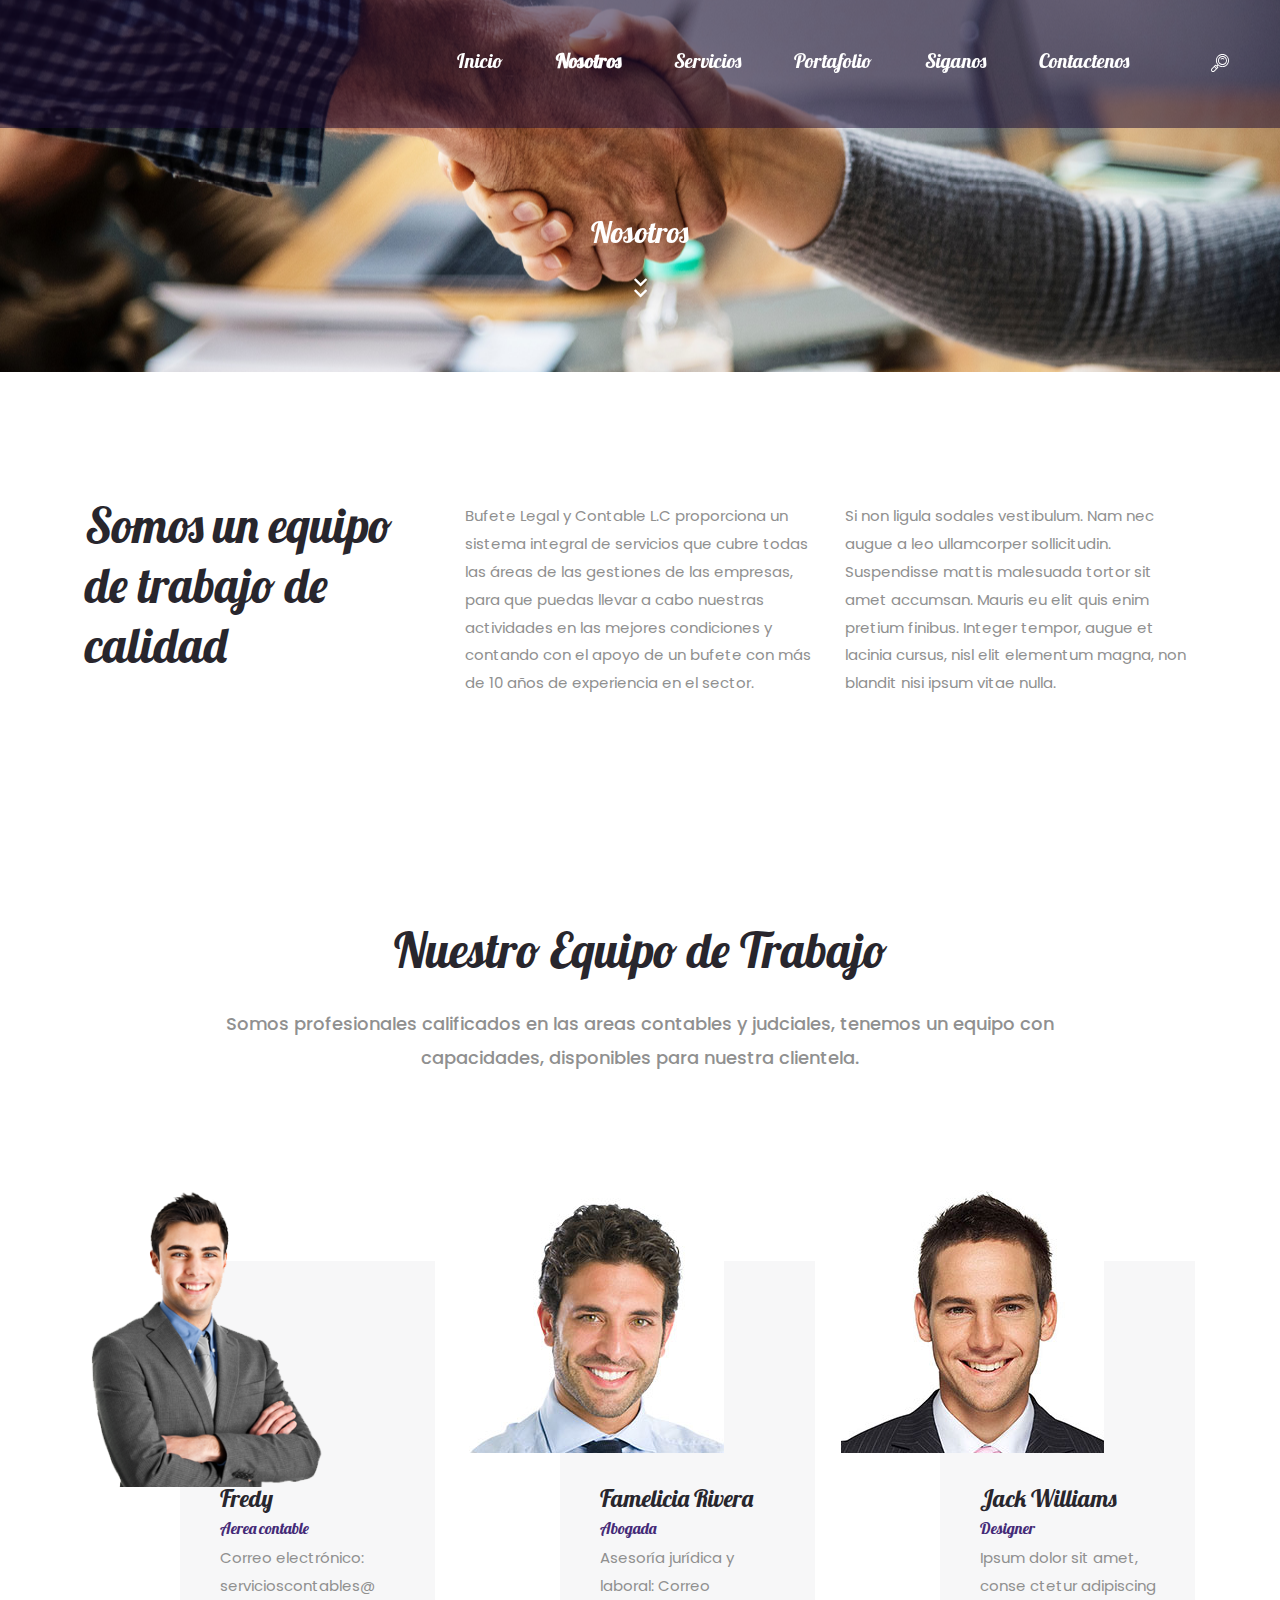
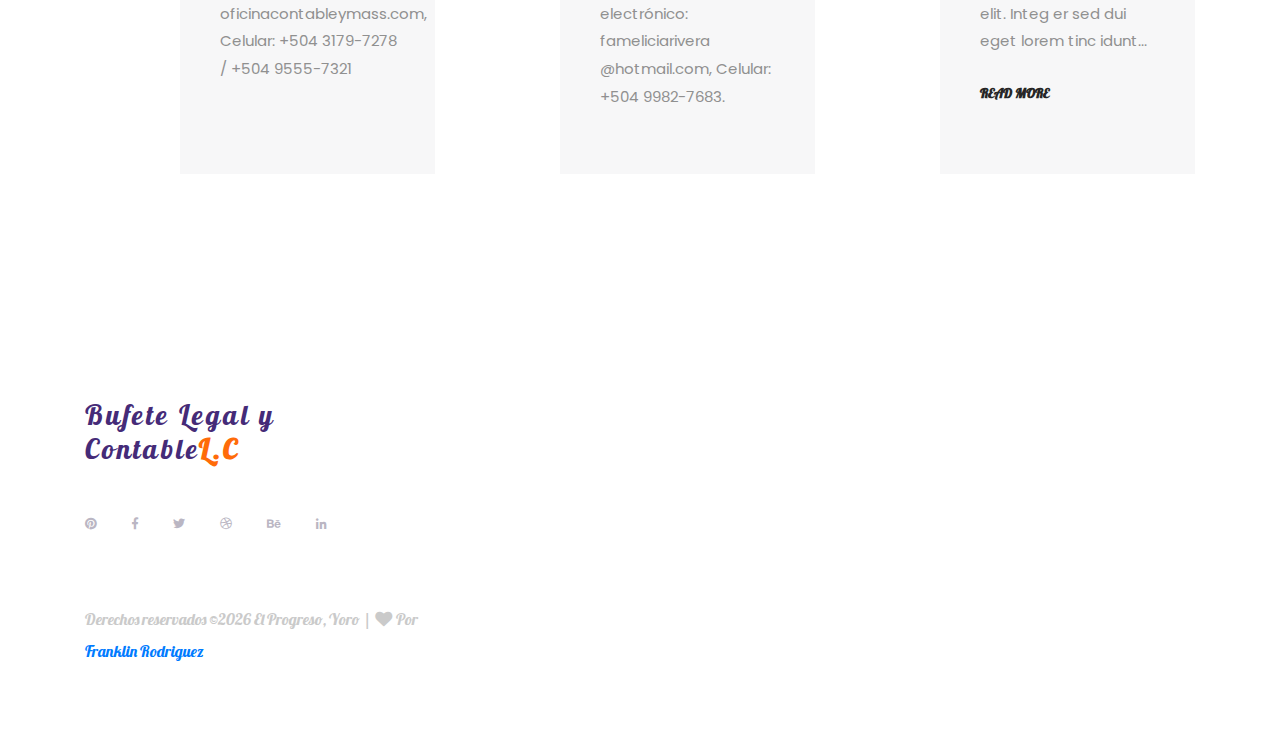
<file: about.html>
<!DOCTYPE html>
<html lang="en">
<head>
<title>Nosotros</title>
<meta charset="utf-8">
<meta http-equiv="X-UA-Compatible" content="IE=edge">
<meta name="description" content="RanGO Project">
<meta name="viewport" content="width=device-width, initial-scale=1">

<link href="https://fonts.googleapis.com/css?family=Lobster&display=swap" rel="stylesheet">


<link rel="stylesheet" type="text/css" href="styles/bootstrap4/bootstrap.min.css">
<link href="plugins/fontawesome-free-5.0.1/css/fontawesome-all.css" rel="stylesheet" type="text/css">
<link rel="stylesheet" type="text/css" href="plugins/OwlCarousel2-2.2.1/owl.carousel.css">
<link rel="stylesheet" type="text/css" href="plugins/OwlCarousel2-2.2.1/owl.theme.default.css">
<link rel="stylesheet" type="text/css" href="plugins/OwlCarousel2-2.2.1/animate.css">
<link rel="stylesheet" type="text/css" href="plugins/slick-1.8.0/slick.css">
<link rel="stylesheet" type="text/css" href="styles/about_styles.css">
<link rel="stylesheet" type="text/css" href="styles/about_responsive.css">
</head>

<body>

<div class="super_container">
	
	<!-- Header -->

	<header class="header d-flex flex-row justify-content-end align-items-center trans_200">
		
		<!-- Logo -->
		<div class="logo mr-auto">
			<a href="#"><span></span></a>
		</div>

		<!-- Navigation -->
		<nav class="main_nav justify-self-end text-right">
			<ul>
				<li><a href="index.html">Inicio</a></li>
				<li class="active"><a href="#">Nosotros</a></li>
				<li><a href="services.html">Servicios</a></li>
				<li><a href="portfolio.html">Portafolio</a></li>
				<li><a href="blog.html">Siganos</a></li>
				<li><a href="contact.html">Contactenos</a></li>
			</ul>
			
			<!-- Search -->
			<div class="search">
				<div class="search_content d-flex flex-column align-items-center justify-content-center">
					<div class="search_button d-flex flex-column align-items-center justify-content-center">
						<svg version="1.1" id="Layer_1" xmlns="http://www.w3.org/2000/svg" xmlns:xlink="http://www.w3.org/1999/xlink" x="0px" y="0px"
							width="18px" height="18px" viewBox="0 0 100 100" enable-background="new 0 0 100 100" xml:space="preserve">
							<g>
								<g>
									<path class="search_path" fill="#FFFFFF" d="M89.354,10.609c-14.144-14.146-37.157-14.146-51.301,0c-6.852,6.853-10.625,15.964-10.625,25.655
										c0,8.829,3.132,17.174,8.87,23.771l-4.32,4.321l-4.402-4.403c-0.482-0.482-1.137-0.754-1.819-0.754s-1.337,0.271-1.819,0.754
										L3.31,80.584c-2.148,2.147-3.331,5.004-3.331,8.042s1.183,5.895,3.331,8.042C5.457,98.817,8.313,100,11.35,100
										c3.038,0,5.894-1.184,8.041-3.331l20.627-20.631c0.482-0.482,0.753-1.137,0.753-1.819s-0.271-1.337-0.753-1.819l-4.403-4.403
										l4.322-4.322c6.795,5.902,15.28,8.855,23.766,8.855c9.289,0,18.579-3.537,25.65-10.61c6.852-6.853,10.625-15.963,10.625-25.654
										C99.979,26.573,96.205,17.462,89.354,10.609z M15.753,93.029c-1.176,1.177-2.739,1.824-4.403,1.824
										c-1.663,0-3.227-0.648-4.403-1.824c-1.176-1.176-1.823-2.74-1.823-4.403s0.647-3.228,1.824-4.403L18.458,72.71l8.805,8.807
										L15.753,93.029z M30.902,77.878l-8.805-8.807l3.659-3.66l8.806,8.808L30.902,77.878z M85.715,58.28
										c-12.137,12.14-31.886,12.14-44.023,0c-5.88-5.881-9.118-13.699-9.118-22.016c0-8.316,3.238-16.135,9.118-22.016
										c6.069-6.069,14.041-9.104,22.012-9.104c7.972,0,15.943,3.035,22.013,9.104c5.88,5.881,9.117,13.699,9.117,22.016
										S91.596,52.399,85.715,58.28z"></path>
								</g>
							</g>
							<g>
								<g>
									<path class="search_path" fill="#FFFFFF" d="M81.47,18.495c-9.797-9.798-25.736-9.798-35.533,0c-9.796,9.798-9.796,25.741,0,35.539
										c4.898,4.898,11.333,7.349,17.766,7.349c6.435,0,12.868-2.45,17.767-7.349l0,0C91.266,44.235,91.266,28.293,81.47,18.495z
										 M77.831,50.395c-7.79,7.791-20.466,7.791-28.256,0c-7.79-7.792-7.79-20.469,0-28.261c3.896-3.896,9.011-5.843,14.128-5.843
										c5.116,0,10.233,1.948,14.128,5.843C85.621,29.925,85.621,42.603,77.831,50.395z"></path>
								</g>
							</g>
							<g>
								<g>
									<path class="search_path" fill="#FFFFFF" d="M73.283,26.683c-5.282-5.283-13.877-5.283-19.16,0c-1.004,1.005-1.004,2.634,0,3.639
										c1.005,1.005,2.634,1.005,3.639,0c3.276-3.276,8.607-3.276,11.884,0c0.502,0.503,1.16,0.754,1.818,0.754
										c0.659,0,1.317-0.251,1.819-0.754C74.288,29.317,74.288,27.688,73.283,26.683z"></path>
								</g>
							</g>
						</svg>
					</div>

					<form id="search_form" class="search_form bez_1">
						<input type="search" class="search_input bez_1">
					</form>

				</div>
			</div>
		</nav>

		<!-- Hamburger -->
		<div class="hamburger_container bez_1">
			<i class="fas fa-bars trans_200"></i>
		</div>
		
	</header>

	<!-- Menu -->

	<div class="menu_container">
		<div class="menu menu_mm text-right">
			<div class="menu_close"><i class="far fa-times-circle trans_200"></i></div>
			<ul class="menu_mm">
				<li class="menu_mm"><a href="index.html">Inicio</a></li>
				<li class="menu_mm active"><a href="about.html">Nosotros</a></li>
				<li class="menu_mm"><a href="services.html">Servicios</a></li>
				<li class="menu_mm"><a href="portfolio.html">Portafolio</a></li>
				<li class="menu_mm"><a href="blog.html">Siganos</a></li>
				<li class="menu_mm"><a href="contact.html">Contactenos</a></li>
			</ul>
		</div>
	</div>

	<!-- Home -->

	<div class="home">
		<div class="home_background_container prlx_parent">
			<div class="home_background prlx" style="background-image:url(images/home_background.jpg)"></div>
		</div>
		
		<div class="home_title">
			<h2>Nosotros</h2>
			<div class="next_section_scroll">
				<div class="next_section nav_links" data-scroll-to=".icon_boxes">
					<i class="fas fa-chevron-down trans_200"></i>
					<i class="fas fa-chevron-down trans_200"></i>
				</div>
			</div>
		</div>
	
	</div>

	<!-- Icon Boxes -->

	<div class="icon_boxes">
		<div class="container">
			<div class="row">
				<div class="col-lg-4">
					<div class="icon_box_title">
						<h1>Somos un equipo de trabajo de calidad</h1>
					</div>
					
				</div>

				<div class="col-lg-4 icon_box_col">

					<!-- Icon Box Item -->
					<div class="icon_box_paragraph">
						<p>Bufete Legal y Contable L.C proporciona un sistema integral de servicios que cubre todas las áreas de las gestiones de las empresas, para que puedas llevar a cabo nuestras actividades en las mejores condiciones y contando con el apoyo de un bufete con más de 10 años de experiencia en el sector.</p>
					</div>

				</div>

				<div class="col-lg-4 icon_box_col">

					<!-- Icon Box Item -->
					<div class="icon_box_paragraph">
						<p>Si non ligula sodales vestibulum. Nam nec augue a leo ullamcorper sollicitudin. Suspendisse mattis malesuada tortor sit amet accumsan. Mauris eu elit quis enim pretium finibus. Integer tempor, augue et lacinia cursus, nisl elit elementum magna, non blandit nisi ipsum vitae nulla. </p>
					</div>
					
				</div>
			</div>
		</div>
	</div>

	<!-- Vertical Slider Section -->


	<!-- Team -->

	<div class="team">
		<div class="container">
			<div class="row">
				<div class="col-lg-10 offset-lg-1 text-lg-center text-left team_title">
					<h1>Nuestro Equipo de Trabajo</h1>
					<p>Somos profesionales calificados en las areas contables y judciales, tenemos un equipo con capacidades, disponibles para nuestra clientela. </p>
				</div>
			</div>
			<div class="row">
				
				<!-- Team Item -->
				<div class="col-xl-3 col-lg-4 offset-xl-1 team_col">
					<div class="team_container trans_200">
						<div class="team_member_image"><img src="images/team_1.png" alt=""></div>
						<div class="team_member_content">
							<div class="team_member_name">Fredy</div>
							<div class="team_member_title">Aerea contable</div>
							<p>Correo electrónico: 
							servicioscontables@
							oficinacontableymass.com,
Celular: +504 3179-7278 /
 +504 9555-7321
</p>
							
						</div>
					</div>
				</div>
				
				<!-- Team Item -->
				<div class="col-xl-3 col-lg-4 offset-xl-1 team_col">
					<div class="team_container trans_200">
						<div class="team_member_image"><img src="images/team_2.jpg" alt=""></div>
						<div class="team_member_content">
							<div class="team_member_name">Famelicia Rivera</div>
							<div class="team_member_title">Abogada</div>
							<p>Asesoría jurídica y laboral:
Correo electrónico:  fameliciarivera
@hotmail.com,
Celular: +504 9982-7683.
</p>
							
						</div>
					</div>
				</div>
				
				<!-- Team Item -->
				<div class="col-xl-3 col-lg-4 offset-xl-1 team_col">
					<div class="team_container trans_200">
						<div class="team_member_image"><img src="images/team_3.jpg" alt=""></div>
						<div class="team_member_content">
							<div class="team_member_name">Jack Williams</div>
							<div class="team_member_title">Designer</div>
							<p>Ipsum dolor sit amet, conse ctetur adipiscing elit. Integ er sed dui eget lorem tinc idunt...</p>
							<div class="team_member_link"><a href="#">read more</a></div>
						</div>
					</div>
				</div>

			</div>
		</div>
	</div>

	<!-- Clients -->

	
	<!-- Newsletter -->

	

	<!-- Footer -->

	<footer class="footer">
		<div class="container">
			<div class="row">
				
				<div class="col-lg-4">

					<!-- Footer Intro -->
					<div class="footer_intro">

						<!-- Logo -->
						<div class="logo footer_logo">
							<a href="#">Bufete Legal y Contable<span>L.C</span></a>
						</div>

						<p></p>
						
						<!-- Social -->
						<div class="footer_social">
							<ul>
								<li><a href="#"><i class="fab fa-pinterest"></i></a></li>
								<li><a href="#"><i class="fab fa-facebook-f"></i></a></li>
								<li><a href="#"><i class="fab fa-twitter"></i></a></li>
								<li><a href="#"><i class="fab fa-dribbble"></i></a></li>
								<li><a href="#"><i class="fab fa-behance"></i></a></li>
								<li><a href="#"><i class="fab fa-linkedin-in"></i></a></li>
							</ul>
						</div>
						
						<!-- Copyright -->
						<div class="footer_cr"><!-- Link back to Colorlib can't be removed. Template is licensed under CC BY 3.0. -->
Derechos reservados &copy;<script>document.write(new Date().getFullYear());</script> El Progreso, Yoro |  <i class="fa fa-heart" aria-hidden="true"></i> Por <a href="https://www.facebook.com/franklin.rodriguez" target="_blank">Franklin Rodriguez</a>
<!-- Link back to Colorlib can't be removed. Template is licensed under CC BY 3.0. --></div>

					</div>

				</div>
				
				<!-- Footer Services -->
				

				<!-- Footer Menu -->
				
				<!-- Footer About -->
				

				<!-- Footer Community -->
			
			</div>

			<div class="row">
				<div class="col">
					<!-- Copyright -->
					<div class="footer_cr_2">El Progreso, Yoro. Todos los derechos reservados.</div>
				</div>
			</div>
		</div>
	</footer>

</div>

<script src="js/jquery-3.2.1.min.js"></script>
<script src="styles/bootstrap4/popper.js"></script>
<script src="styles/bootstrap4/bootstrap.min.js"></script>
<script src="plugins/greensock/TweenMax.min.js"></script>
<script src="plugins/greensock/TimelineMax.min.js"></script>
<script src="plugins/scrollmagic/ScrollMagic.min.js"></script>
<script src="plugins/greensock/animation.gsap.min.js"></script>
<script src="plugins/greensock/ScrollToPlugin.min.js"></script>
<script src="plugins/slick-1.8.0/slick.js"></script>
<script src="plugins/OwlCarousel2-2.2.1/owl.carousel.js"></script>
<script src="plugins/scrollTo/jquery.scrollTo.min.js"></script>
<script src="plugins/easing/easing.js"></script>
<script src="js/about_custom.js"></script>
</body>

</html>
</file>
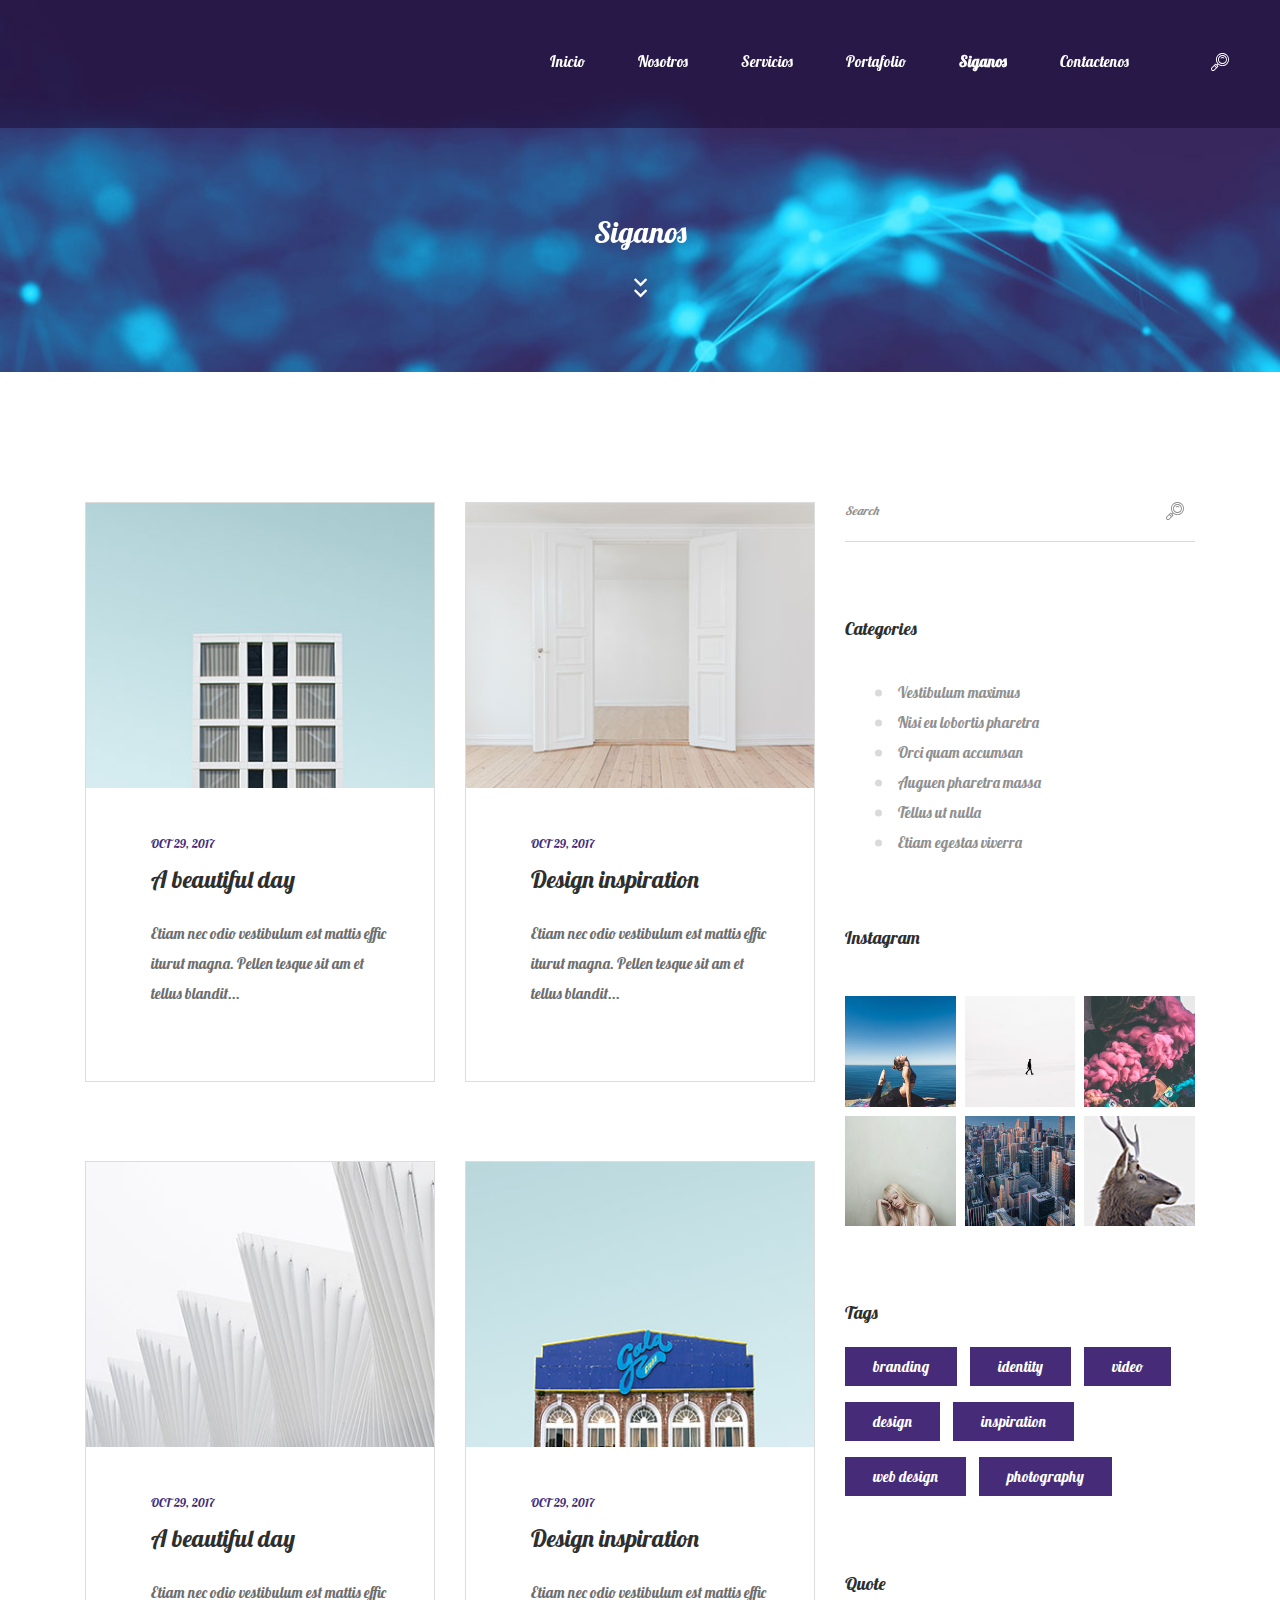
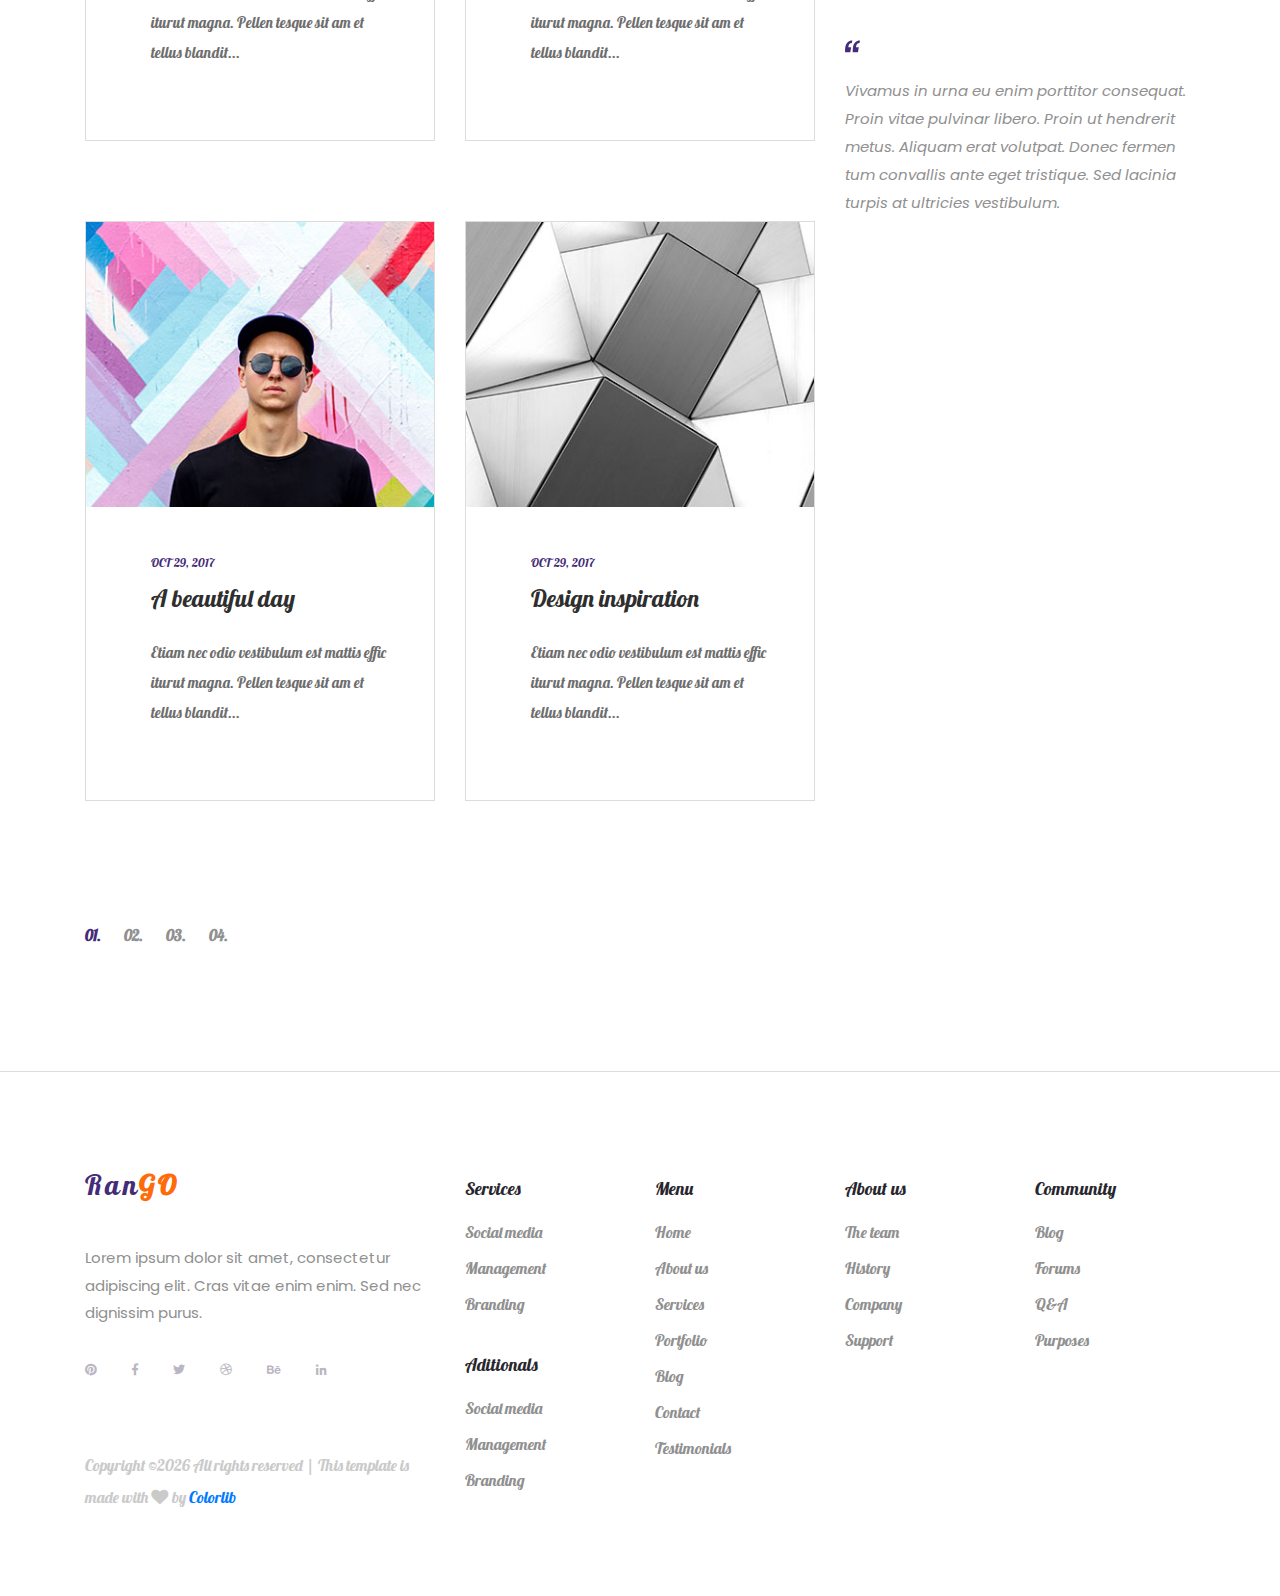
<file: blog.html>
<!DOCTYPE html>
<html lang="en">
<head>
<title>Siganos</title>
<meta charset="utf-8">
<meta http-equiv="X-UA-Compatible" content="IE=edge">
<meta name="description" content="RanGO Project">
<meta name="viewport" content="width=device-width, initial-scale=1">

<link href="https://fonts.googleapis.com/css?family=Lobster&display=swap" rel="stylesheet">

<link rel="stylesheet" type="text/css" href="styles/bootstrap4/bootstrap.min.css">
<link href="plugins/fontawesome-free-5.0.1/css/fontawesome-all.css" rel="stylesheet" type="text/css">
<link href="plugins/colorbox/colorbox.css" rel="stylesheet" type="text/css">
<link rel="stylesheet" type="text/css" href="styles/blog_styles.css">
<link rel="stylesheet" type="text/css" href="styles/blog_responsive.css">
</head>

<body>

<div class="super_container">
	
	<!-- Header -->

	<header class="header d-flex flex-row justify-content-end align-items-center trans_200">
		
		<!-- Logo -->
		<div class="logo mr-auto">
			<a href="#"><span></span></a>
		</div>

		<!-- Navigation -->
		<nav class="main_nav justify-self-end text-right">
			<ul>
				<li><a href="index.html">Inicio</a></li>
				<li><a href="about.html">Nosotros</a></li>
				<li><a href="services.html">Servicios</a></li>
				<li><a href="portfolio.html">Portafolio</a></li>
				<li class="active"><a href="#">Siganos</a></li>
				<li><a href="contact.html">Contactenos</a></li>
			</ul>
			
			<!-- Search -->
			<div class="search">
				<div class="search_content d-flex flex-column align-items-center justify-content-center">
					<div class="search_button d-flex flex-column align-items-center justify-content-center">
						<svg version="1.1" id="Layer_1" xmlns="http://www.w3.org/2000/svg" xmlns:xlink="http://www.w3.org/1999/xlink" x="0px" y="0px"
							width="18px" height="18px" viewBox="0 0 100 100" enable-background="new 0 0 100 100" xml:space="preserve">
							<g>
								<g>
									<path class="search_path" fill="#FFFFFF" d="M89.354,10.609c-14.144-14.146-37.157-14.146-51.301,0c-6.852,6.853-10.625,15.964-10.625,25.655
										c0,8.829,3.132,17.174,8.87,23.771l-4.32,4.321l-4.402-4.403c-0.482-0.482-1.137-0.754-1.819-0.754s-1.337,0.271-1.819,0.754
										L3.31,80.584c-2.148,2.147-3.331,5.004-3.331,8.042s1.183,5.895,3.331,8.042C5.457,98.817,8.313,100,11.35,100
										c3.038,0,5.894-1.184,8.041-3.331l20.627-20.631c0.482-0.482,0.753-1.137,0.753-1.819s-0.271-1.337-0.753-1.819l-4.403-4.403
										l4.322-4.322c6.795,5.902,15.28,8.855,23.766,8.855c9.289,0,18.579-3.537,25.65-10.61c6.852-6.853,10.625-15.963,10.625-25.654
										C99.979,26.573,96.205,17.462,89.354,10.609z M15.753,93.029c-1.176,1.177-2.739,1.824-4.403,1.824
										c-1.663,0-3.227-0.648-4.403-1.824c-1.176-1.176-1.823-2.74-1.823-4.403s0.647-3.228,1.824-4.403L18.458,72.71l8.805,8.807
										L15.753,93.029z M30.902,77.878l-8.805-8.807l3.659-3.66l8.806,8.808L30.902,77.878z M85.715,58.28
										c-12.137,12.14-31.886,12.14-44.023,0c-5.88-5.881-9.118-13.699-9.118-22.016c0-8.316,3.238-16.135,9.118-22.016
										c6.069-6.069,14.041-9.104,22.012-9.104c7.972,0,15.943,3.035,22.013,9.104c5.88,5.881,9.117,13.699,9.117,22.016
										S91.596,52.399,85.715,58.28z"></path>
								</g>
							</g>
							<g>
								<g>
									<path class="search_path" fill="#FFFFFF" d="M81.47,18.495c-9.797-9.798-25.736-9.798-35.533,0c-9.796,9.798-9.796,25.741,0,35.539
										c4.898,4.898,11.333,7.349,17.766,7.349c6.435,0,12.868-2.45,17.767-7.349l0,0C91.266,44.235,91.266,28.293,81.47,18.495z
										 M77.831,50.395c-7.79,7.791-20.466,7.791-28.256,0c-7.79-7.792-7.79-20.469,0-28.261c3.896-3.896,9.011-5.843,14.128-5.843
										c5.116,0,10.233,1.948,14.128,5.843C85.621,29.925,85.621,42.603,77.831,50.395z"></path>
								</g>
							</g>
							<g>
								<g>
									<path class="search_path" fill="#FFFFFF" d="M73.283,26.683c-5.282-5.283-13.877-5.283-19.16,0c-1.004,1.005-1.004,2.634,0,3.639
										c1.005,1.005,2.634,1.005,3.639,0c3.276-3.276,8.607-3.276,11.884,0c0.502,0.503,1.16,0.754,1.818,0.754
										c0.659,0,1.317-0.251,1.819-0.754C74.288,29.317,74.288,27.688,73.283,26.683z"></path>
								</g>
							</g>
						</svg>
					</div>

					<form id="search_form" class="search_form bez_1">
						<input type="search" class="search_input bez_1">
					</form>

				</div>
			</div>
		</nav>

		<!-- Hamburger -->
		<div class="hamburger_container bez_1">
			<i class="fas fa-bars trans_200"></i>
		</div>
		
	</header>

	<!-- Menu -->

	<div class="menu_container">
		<div class="menu menu_mm text-right">
			<div class="menu_close"><i class="far fa-times-circle trans_200"></i></div>
			<ul class="menu_mm">
				<li class="menu_mm"><a href="index.html">Inicio</a></li>
				<li class="menu_mm"><a href="about.html">Nosotros</a></li>
				<li class="menu_mm"><a href="services.html">Servicios</a></li>
				<li class="menu_mm"><a href="portfolio.html">Portafolio</a></li>
				<li class="menu_mm active"><a href="blog.html">Siganos</a></li>
				<li class="menu_mm"><a href="contact.html">Contactenos</a></li>
			</ul>
		</div>
	</div>

	<!-- Home -->

	<div class="home">
		<div class="home_background_container prlx_parent">
			<div class="home_background prlx" style="background-image:url(images/blog_background.jpg)"></div>
		</div>
		
		<div class="home_title">
			<h2>Siganos</h2>
			<div class="next_section_scroll">
				<div class="next_section nav_links" data-scroll-to=".blog">
					<i class="fas fa-chevron-down trans_200"></i>
					<i class="fas fa-chevron-down trans_200"></i>
				</div>
			</div>
		</div>
	
	</div>

	<!-- Blog -->

	<div class="blog">
		
		<div class="container">
			<div class="row">
				
				<div class="col-lg-8">
					
					<div class="blog_container">
						<div class="post_container" data-masonry='{ "itemSelector": ".card", "gutter": 30 }'>
							
							<div class="card trans_200">
								<img class="card-img-top" src="images/blog_1.jpg" alt="https://unsplash.com/@heysupersimi">
								<div class="card-body">
									<div class="card-header">oct 29, 2017</div>
									<div class="card-title"><a href="blog_post.html">A beautiful day</a></div>
									<div class="card-text">
										Etiam nec odio vestibulum est mattis effic iturut magna. Pellen tesque sit am et tellus blandit...
									</div>
								</div>
							</div>

							<div class="card trans_200">
								<img class="card-img-top" src="images/blog_2.jpg" alt="https://unsplash.com/@philberndt">
								<div class="card-body">
									<div class="card-header">oct 29, 2017</div>
									<div class="card-title"><a href="blog_post.html">Design inspiration</a></div>
									<div class="card-text">
										Etiam nec odio vestibulum est mattis effic iturut magna. Pellen tesque sit am et tellus blandit...
									</div>
								</div>
							</div>

							<div class="card trans_200">
								<img class="card-img-top" src="images/blog_3.jpg" alt="https://unsplash.com/@lucabravo">
								<div class="card-body">
									<div class="card-header">oct 29, 2017</div>
									<div class="card-title"><a href="blog_post.html">A beautiful day</a></div>
									<div class="card-text">
										Etiam nec odio vestibulum est mattis effic iturut magna. Pellen tesque sit am et tellus blandit...
									</div>
								</div>
							</div>

							<div class="card trans_200">
								<img class="card-img-top" src="images/blog_4.jpg" alt="https://unsplash.com/@heysupersimi">
								<div class="card-body">
									<div class="card-header">oct 29, 2017</div>
									<div class="card-title"><a href="blog_post.html">Design inspiration</a></div>
									<div class="card-text">
										Etiam nec odio vestibulum est mattis effic iturut magna. Pellen tesque sit am et tellus blandit...
									</div>
								</div>
							</div>

							<div class="card trans_200">
								<img class="card-img-top" src="images/blog_5.jpg" alt="https://unsplash.com/@jcpeacock">
								<div class="card-body">
									<div class="card-header">oct 29, 2017</div>
									<div class="card-title"><a href="blog_post.html">A beautiful day</a></div>
									<div class="card-text">
										Etiam nec odio vestibulum est mattis effic iturut magna. Pellen tesque sit am et tellus blandit...
									</div>
								</div>
							</div>

							<div class="card trans_200">
								<img class="card-img-top" src="images/blog_6.jpg" alt="https://unsplash.com/@dmpop">
								<div class="card-body">
									<div class="card-header">oct 29, 2017</div>
									<div class="card-title"><a href="blog_post.html">Design inspiration</a></div>
									<div class="card-text">
										Etiam nec odio vestibulum est mattis effic iturut magna. Pellen tesque sit am et tellus blandit...
									</div>
								</div>
							</div>

						</div>
					</div>
						

					<div class="blog_pages">
						<ul>
							<li class="active"><a href="#">01.</a></li>
							<li><a href="#">02.</a></li>
							<li><a href="#">03.</a></li>
							<li><a href="#">04.</a></li>
						</ul>
					</div>

				</div>

				<div class="col-lg-4">
					
					<!-- Sidebar -->

					<div class="sidebar">
						
						<div class="sidebar_search_container">

							<!-- Sidebar Search -->
							<form id="sidebar_search_form" class="sidebar_search_form bez_1">
								<input id="sidebar_search_input" type="search" class="sidebar_search_input bez_1" placeholder="Search">
								<button id="sidebar_search_button" type="submit" class="sidebar_search_button trans_300" value="Submit">
									<svg version="1.1" id="Layer_1" xmlns="http://www.w3.org/2000/svg" xmlns:xlink="http://www.w3.org/1999/xlink" x="0px" y="0px"
										width="18px" height="18px" viewBox="0 0 100 100" enable-background="new 0 0 100 100" xml:space="preserve">
										<g>
											<g>
												<path class="search_path" fill="#909090" d="M89.354,10.609c-14.144-14.146-37.157-14.146-51.301,0c-6.852,6.853-10.625,15.964-10.625,25.655
													c0,8.829,3.132,17.174,8.87,23.771l-4.32,4.321l-4.402-4.403c-0.482-0.482-1.137-0.754-1.819-0.754s-1.337,0.271-1.819,0.754
													L3.31,80.584c-2.148,2.147-3.331,5.004-3.331,8.042s1.183,5.895,3.331,8.042C5.457,98.817,8.313,100,11.35,100
													c3.038,0,5.894-1.184,8.041-3.331l20.627-20.631c0.482-0.482,0.753-1.137,0.753-1.819s-0.271-1.337-0.753-1.819l-4.403-4.403
													l4.322-4.322c6.795,5.902,15.28,8.855,23.766,8.855c9.289,0,18.579-3.537,25.65-10.61c6.852-6.853,10.625-15.963,10.625-25.654
													C99.979,26.573,96.205,17.462,89.354,10.609z M15.753,93.029c-1.176,1.177-2.739,1.824-4.403,1.824
													c-1.663,0-3.227-0.648-4.403-1.824c-1.176-1.176-1.823-2.74-1.823-4.403s0.647-3.228,1.824-4.403L18.458,72.71l8.805,8.807
													L15.753,93.029z M30.902,77.878l-8.805-8.807l3.659-3.66l8.806,8.808L30.902,77.878z M85.715,58.28
													c-12.137,12.14-31.886,12.14-44.023,0c-5.88-5.881-9.118-13.699-9.118-22.016c0-8.316,3.238-16.135,9.118-22.016
													c6.069-6.069,14.041-9.104,22.012-9.104c7.972,0,15.943,3.035,22.013,9.104c5.88,5.881,9.117,13.699,9.117,22.016
													S91.596,52.399,85.715,58.28z"></path>
											</g>
										</g>
										<g>
											<g>
												<path class="search_path" fill="#909090" d="M81.47,18.495c-9.797-9.798-25.736-9.798-35.533,0c-9.796,9.798-9.796,25.741,0,35.539
													c4.898,4.898,11.333,7.349,17.766,7.349c6.435,0,12.868-2.45,17.767-7.349l0,0C91.266,44.235,91.266,28.293,81.47,18.495z
													 M77.831,50.395c-7.79,7.791-20.466,7.791-28.256,0c-7.79-7.792-7.79-20.469,0-28.261c3.896-3.896,9.011-5.843,14.128-5.843
													c5.116,0,10.233,1.948,14.128,5.843C85.621,29.925,85.621,42.603,77.831,50.395z"></path>
											</g>
										</g>
										<g>
											<g>
												<path class="search_path" fill="#909090" d="M73.283,26.683c-5.282-5.283-13.877-5.283-19.16,0c-1.004,1.005-1.004,2.634,0,3.639
													c1.005,1.005,2.634,1.005,3.639,0c3.276-3.276,8.607-3.276,11.884,0c0.502,0.503,1.16,0.754,1.818,0.754
													c0.659,0,1.317-0.251,1.819-0.754C74.288,29.317,74.288,27.688,73.283,26.683z"></path>
											</g>
										</g>
									</svg>
								</button>

							</form>

						</div>
						
						<!-- Sidebar Categories -->
						<div class="sidebar_section categories_section">
							
							<div class="sidebar_section_title">Categories</div>
							<div class="sidebar_categories">
								<ul>
									<li><a href="#">Vestibulum maximus</a></li>
									<li><a href="#">Nisi eu lobortis pharetra</a></li>
									<li><a href="#">Orci quam accumsan</a></li>
									<li><a href="#">Auguen pharetra massa</a></li>
									<li><a href="#">Tellus ut nulla</a></li>
									<li><a href="#">Etiam egestas viverra</a></li>
								</ul>
							</div>
						</div>
						
						<!-- Sidebar Gallery -->
						<div class="sidebar_section gallery_section">
							
							<div class="sidebar_section_title">Instagram</div>
							<div class="gallery_container">
								<ul class="gallery_items d-flex flex-row align-items-start justify-content-between flex-wrap">
									<li class="gallery_item">
										<a class="colorbox" href="https://images.unsplash.com/photo-1463704131914-97e5aaa0e339?auto=format&fit=crop&w=720&q=80">
											<img src="images/gallery_1.jpg" alt="https://unsplash.com/@matthewkane">
										</a>
									</li>
									<li class="gallery_item">
										<a class="colorbox" href="https://images.unsplash.com/photo-1487260211189-670c54da558d?auto=format&fit=crop&w=720&q=80">
											<img src="images/gallery_2.jpg" alt="https://unsplash.com/@emileseguin">
										</a>
									</li>
									<li class="gallery_item">
										<a class="colorbox" href="https://images.unsplash.com/photo-1499763874088-6f30adc715b6?auto=format&fit=crop&w=678&q=80">
											<img src="images/gallery_3.jpg" alt="https://unsplash.com/@naveenprajapat">
										</a>
									</li>
									<li class="gallery_item">
										<a class="colorbox" href="https://images.unsplash.com/photo-1507915600431-5292809c5ab7?auto=format&fit=crop&w=720&q=80">
											<img src="images/gallery_4.jpg" alt="https://unsplash.com/@saaout">
										</a>
									</li>
									<li class="gallery_item">
										<a class="colorbox" href="https://images.unsplash.com/photo-1477959858617-67f85cf4f1df?auto=format&fit=crop&w=720&q=80">
											<img src="images/gallery_5.jpg" alt="">
										</a>
									</li>
									<li class="gallery_item">
										<a class="colorbox" href="https://images.unsplash.com/photo-1493847242172-d46053a1f671?auto=format&fit=crop&w=720&q=80">
											<img src="images/gallery_6.jpg" alt="https://unsplash.com/@joeypilgrim">
										</a>
									</li>
								</ul>
							</div>
						</div>

						<!-- Sidebar Tags -->

						<div class="sidebar_section tags_section">

							<div class="sidebar_section_title">Tags</div>
							
							<div class="tags_container d-flex flex-row flex-wrap">
								<div class="tag_item"><a href="#">branding</a></div>
								<div class="tag_item"><a href="#">identity</a></div>
								<div class="tag_item"><a href="#">video</a></div>
								<div class="tag_item"><a href="#">design</a></div>
								<div class="tag_item"><a href="#">inspiration</a></div>
								<div class="tag_item"><a href="#">web design</a></div>
								<div class="tag_item"><a href="#">photography</a></div>
							</div>
						</div>

						<!-- Sidebar Quote -->

						<div class="sidebar_section quote_section">
							
							<div class="sidebar_section_title">Quote</div>
							<div class="quote_quote"><img src="images/quote.svg" alt=""></div>
							<p class="quote_text">Vivamus in urna eu enim porttitor consequat. Proin vitae pulvinar libero. Proin ut hendrerit metus. Aliquam erat volutpat. Donec fermen tum convallis ante eget tristique. Sed lacinia turpis at ultricies vestibulum.</p>
						</div>

					</div>
				</div>
			</div>
		</div>
		
	</div>

	<!-- Footer -->

	<footer class="footer">
		<div class="container">
			<div class="row">
				
				<div class="col-lg-4">

					<!-- Footer Intro -->
					<div class="footer_intro">

						<!-- Logo -->
						<div class="logo footer_logo">
							<a href="#">Ran<span>go</span></a>
						</div>

						<p>Lorem ipsum dolor sit amet, consectetur adipiscing elit. Cras vitae enim enim. Sed nec dignissim purus.</p>
						
						<!-- Social -->
						<div class="footer_social">
							<ul>
								<li><a href="#"><i class="fab fa-pinterest"></i></a></li>
								<li><a href="#"><i class="fab fa-facebook-f"></i></a></li>
								<li><a href="#"><i class="fab fa-twitter"></i></a></li>
								<li><a href="#"><i class="fab fa-dribbble"></i></a></li>
								<li><a href="#"><i class="fab fa-behance"></i></a></li>
								<li><a href="#"><i class="fab fa-linkedin-in"></i></a></li>
							</ul>
						</div>
						
						<!-- Copyright -->
						<div class="footer_cr"><!-- Link back to Colorlib can't be removed. Template is licensed under CC BY 3.0. -->
Copyright &copy;<script>document.write(new Date().getFullYear());</script> All rights reserved | This template is made with <i class="fa fa-heart" aria-hidden="true"></i> by <a href="https://colorlib.com" target="_blank">Colorlib</a>
<!-- Link back to Colorlib can't be removed. Template is licensed under CC BY 3.0. --></div>

					</div>

				</div>
				
				<!-- Footer Services -->
				<div class="col-lg-2">

					<div class="footer_col">
						<div class="footer_col_title">Services</div>
						<ul>
							<li><a href="#">Social media</a></li>
							<li><a href="#">Management</a></li>
							<li><a href="#">Branding</a></li>
						</ul>
					</div>
					
					<div class="footer_col">
						<div class="footer_col_title">Aditionals</div>
						<ul>
							<li><a href="#">Social media</a></li>
							<li><a href="#">Management</a></li>
							<li><a href="#">Branding</a></li>
						</ul>
					</div>

				</div>

				<!-- Footer Menu -->
				<div class="col-lg-2">

					<div class="footer_col">
						<div class="footer_col_title">Menu</div>
						<ul>
							<li><a href="index.html">Home</a></li>
							<li><a href="about.html">About us</a></li>
							<li><a href="services.html">Services</a></li>
							<li><a href="portfolio.html">Portfolio</a></li>
							<li><a href="blog.html">Blog</a></li>
							<li><a href="contact.html">Contact</a></li>
							<li><a href="#">Testimonials</a></li>
						</ul>
					</div>

				</div>

				<!-- Footer About -->
				<div class="col-lg-2">

					<div class="footer_col">
						<div class="footer_col_title">About us</div>
						<ul>
							<li><a href="#">The team</a></li>
							<li><a href="#">History</a></li>
							<li><a href="#">Company</a></li>
							<li><a href="#">Support</a></li>
						</ul>
					</div>

				</div>

				<!-- Footer Community -->
				<div class="col-lg-2">

					<div class="footer_col">
						<div class="footer_col_title">Community</div>
						<ul>
							<li><a href="#">Blog</a></li>
							<li><a href="#">Forums</a></li>
							<li><a href="#">Q&A</a></li>
							<li><a href="#">Purposes</a></li>
						</ul>
					</div>

				</div>

			</div>

			<div class="row">
				<div class="col">
					<!-- Copyright -->
					<div class="footer_cr_2">2017 All rights reserved</div>
				</div>
			</div>
		</div>
	</footer>

</div>

<script src="js/jquery-3.2.1.min.js"></script>
<script src="styles/bootstrap4/popper.js"></script>
<script src="styles/bootstrap4/bootstrap.min.js"></script>
<script src="plugins/greensock/TweenMax.min.js"></script>
<script src="plugins/greensock/TimelineMax.min.js"></script>
<script src="plugins/scrollmagic/ScrollMagic.min.js"></script>
<script src="plugins/greensock/animation.gsap.min.js"></script>
<script src="plugins/greensock/ScrollToPlugin.min.js"></script>
<script src="plugins/colorbox/jquery.colorbox-min.js"></script>
<script src="plugins/scrollTo/jquery.scrollTo.min.js"></script>
<script src="plugins/easing/easing.js"></script>
<script src="plugins/masonry/masonry.js"></script>
<script src="js/blog_custom.js"></script>
</body>

</html>
</file>
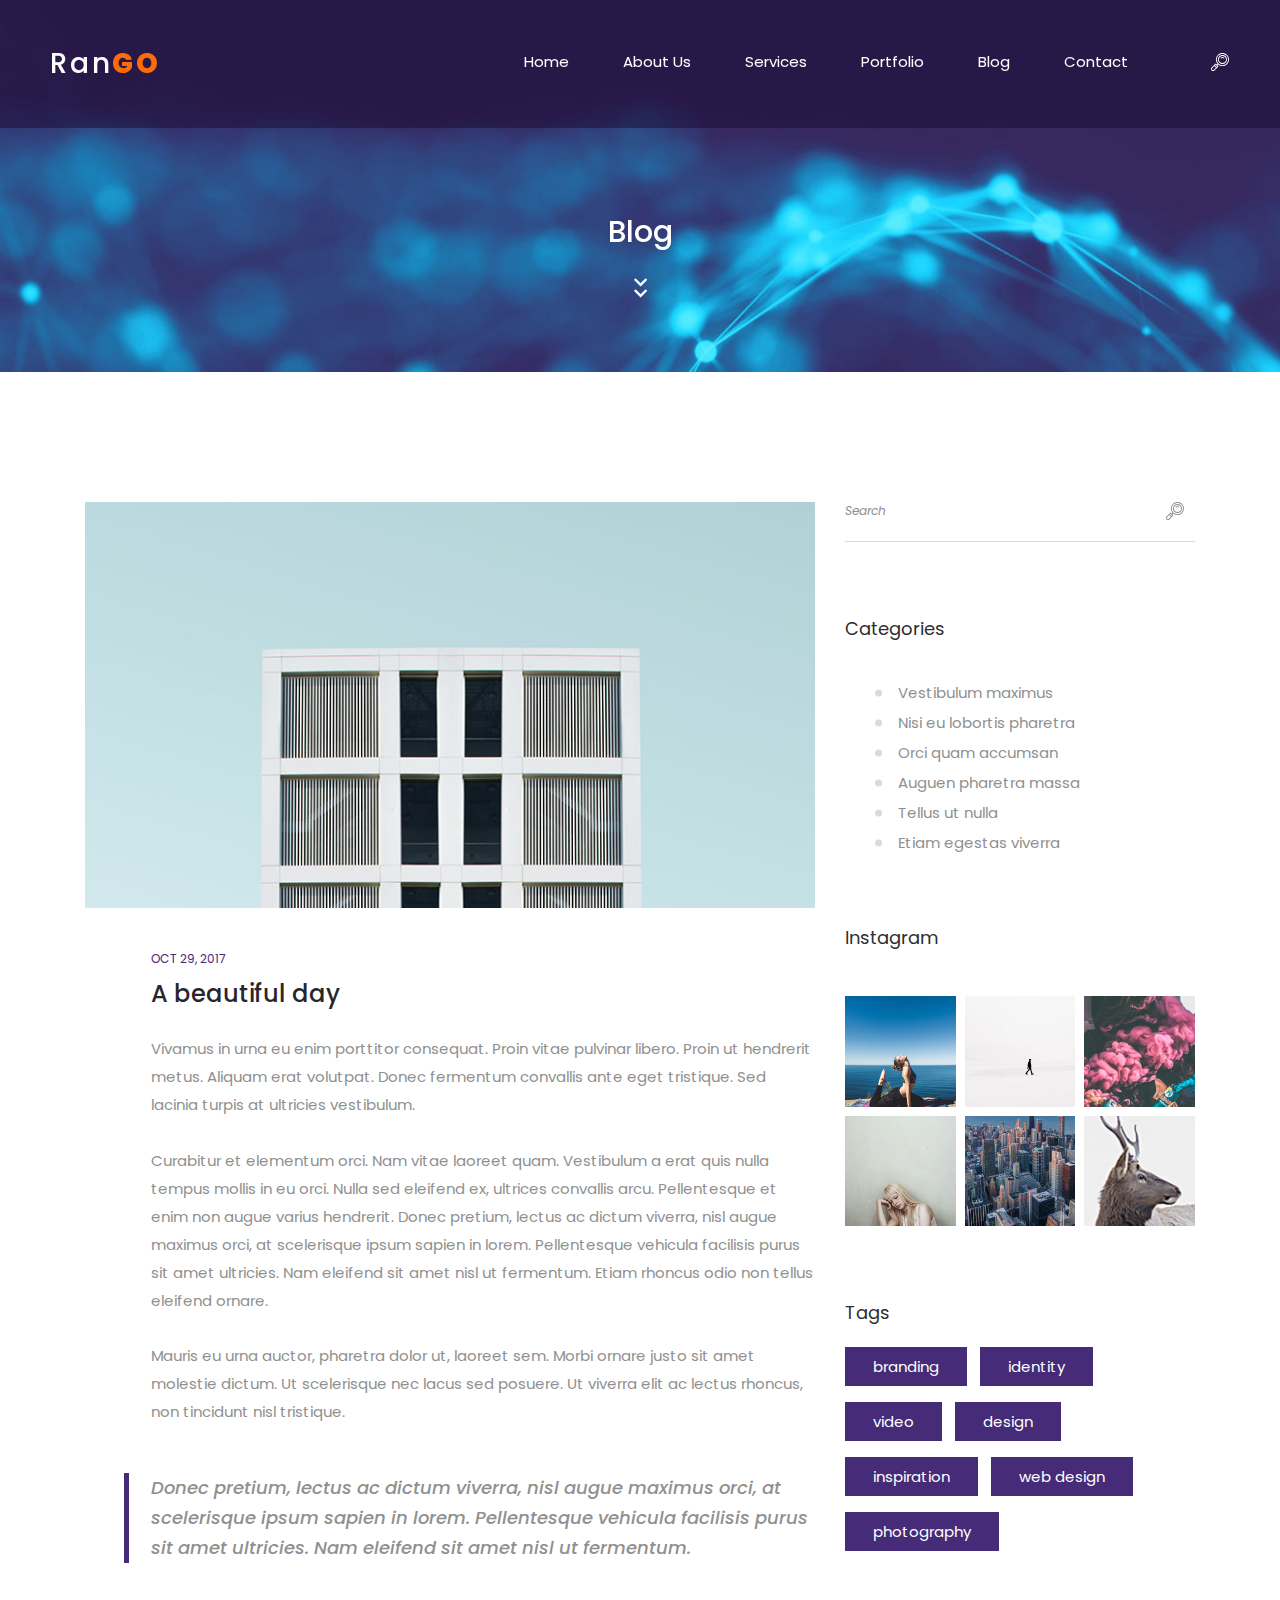
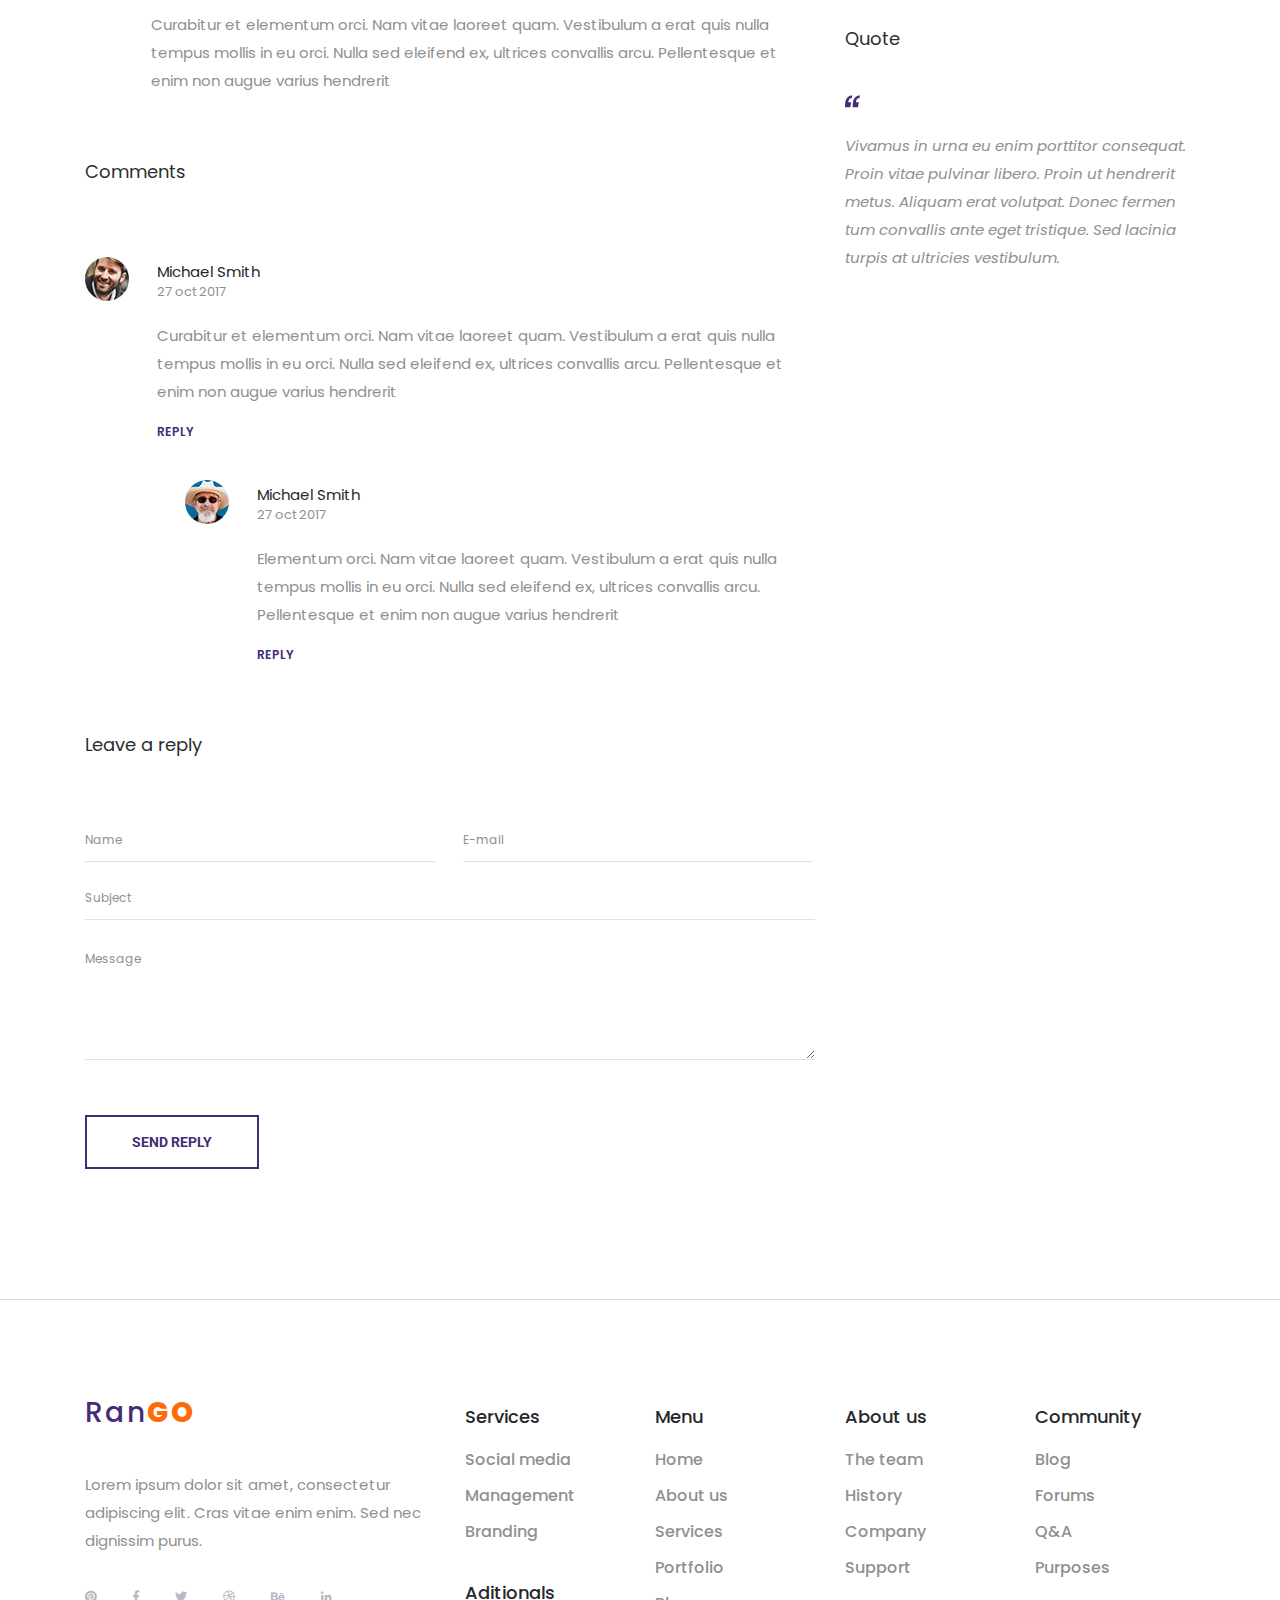
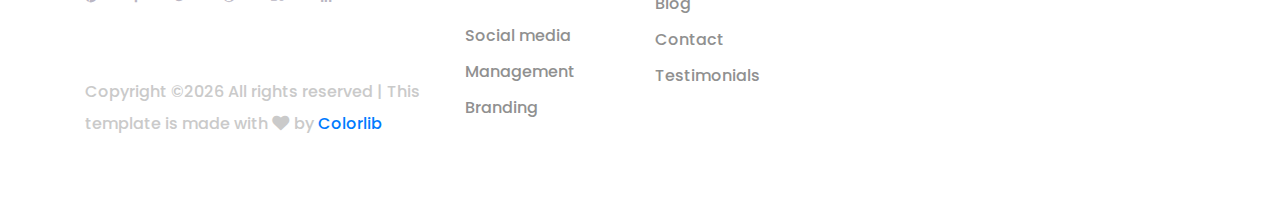
<file: blog_post.html>
<!DOCTYPE html>
<html lang="en">
<head>
<title>RanGO - Blog Post</title>
<meta charset="utf-8">
<meta http-equiv="X-UA-Compatible" content="IE=edge">
<meta name="description" content="RanGO Project">
<meta name="viewport" content="width=device-width, initial-scale=1">
<link rel="stylesheet" type="text/css" href="styles/bootstrap4/bootstrap.min.css">
<link href="plugins/fontawesome-free-5.0.1/css/fontawesome-all.css" rel="stylesheet" type="text/css">
<link href="plugins/colorbox/colorbox.css" rel="stylesheet" type="text/css">
<link rel="stylesheet" type="text/css" href="styles/blog_post_styles.css">
<link rel="stylesheet" type="text/css" href="styles/blog_post_responsive.css">
</head>

<body>

<div class="super_container">
	
	<!-- Header -->

	<header class="header d-flex flex-row justify-content-end align-items-center trans_200">
		
		<!-- Logo -->
		<div class="logo mr-auto">
			<a href="#">Ran<span>go</span></a>
		</div>

		<!-- Navigation -->
		<nav class="main_nav justify-self-end text-right">
			<ul>
				<li><a href="index.html">Home</a></li>
				<li><a href="about.html">About Us</a></li>
				<li><a href="services.html">Services</a></li>
				<li><a href="portfolio.html">Portfolio</a></li>
				<li><a href="blog.html">Blog</a></li>
				<li><a href="contact.html">Contact</a></li>
			</ul>
			
			<!-- Search -->
			<div class="search">
				<div class="search_content d-flex flex-column align-items-center justify-content-center">
					<div class="search_button d-flex flex-column align-items-center justify-content-center">
						<svg version="1.1" id="Layer_1" xmlns="http://www.w3.org/2000/svg" xmlns:xlink="http://www.w3.org/1999/xlink" x="0px" y="0px"
							width="18px" height="18px" viewBox="0 0 100 100" enable-background="new 0 0 100 100" xml:space="preserve">
							<g>
								<g>
									<path class="search_path" fill="#FFFFFF" d="M89.354,10.609c-14.144-14.146-37.157-14.146-51.301,0c-6.852,6.853-10.625,15.964-10.625,25.655
										c0,8.829,3.132,17.174,8.87,23.771l-4.32,4.321l-4.402-4.403c-0.482-0.482-1.137-0.754-1.819-0.754s-1.337,0.271-1.819,0.754
										L3.31,80.584c-2.148,2.147-3.331,5.004-3.331,8.042s1.183,5.895,3.331,8.042C5.457,98.817,8.313,100,11.35,100
										c3.038,0,5.894-1.184,8.041-3.331l20.627-20.631c0.482-0.482,0.753-1.137,0.753-1.819s-0.271-1.337-0.753-1.819l-4.403-4.403
										l4.322-4.322c6.795,5.902,15.28,8.855,23.766,8.855c9.289,0,18.579-3.537,25.65-10.61c6.852-6.853,10.625-15.963,10.625-25.654
										C99.979,26.573,96.205,17.462,89.354,10.609z M15.753,93.029c-1.176,1.177-2.739,1.824-4.403,1.824
										c-1.663,0-3.227-0.648-4.403-1.824c-1.176-1.176-1.823-2.74-1.823-4.403s0.647-3.228,1.824-4.403L18.458,72.71l8.805,8.807
										L15.753,93.029z M30.902,77.878l-8.805-8.807l3.659-3.66l8.806,8.808L30.902,77.878z M85.715,58.28
										c-12.137,12.14-31.886,12.14-44.023,0c-5.88-5.881-9.118-13.699-9.118-22.016c0-8.316,3.238-16.135,9.118-22.016
										c6.069-6.069,14.041-9.104,22.012-9.104c7.972,0,15.943,3.035,22.013,9.104c5.88,5.881,9.117,13.699,9.117,22.016
										S91.596,52.399,85.715,58.28z"></path>
								</g>
							</g>
							<g>
								<g>
									<path class="search_path" fill="#FFFFFF" d="M81.47,18.495c-9.797-9.798-25.736-9.798-35.533,0c-9.796,9.798-9.796,25.741,0,35.539
										c4.898,4.898,11.333,7.349,17.766,7.349c6.435,0,12.868-2.45,17.767-7.349l0,0C91.266,44.235,91.266,28.293,81.47,18.495z
										 M77.831,50.395c-7.79,7.791-20.466,7.791-28.256,0c-7.79-7.792-7.79-20.469,0-28.261c3.896-3.896,9.011-5.843,14.128-5.843
										c5.116,0,10.233,1.948,14.128,5.843C85.621,29.925,85.621,42.603,77.831,50.395z"></path>
								</g>
							</g>
							<g>
								<g>
									<path class="search_path" fill="#FFFFFF" d="M73.283,26.683c-5.282-5.283-13.877-5.283-19.16,0c-1.004,1.005-1.004,2.634,0,3.639
										c1.005,1.005,2.634,1.005,3.639,0c3.276-3.276,8.607-3.276,11.884,0c0.502,0.503,1.16,0.754,1.818,0.754
										c0.659,0,1.317-0.251,1.819-0.754C74.288,29.317,74.288,27.688,73.283,26.683z"></path>
								</g>
							</g>
						</svg>
					</div>

					<form id="search_form" class="search_form bez_1">
						<input type="search" class="search_input bez_1">
					</form>

				</div>
			</div>
		</nav>

		<!-- Hamburger -->
		<div class="hamburger_container bez_1">
			<i class="fas fa-bars trans_200"></i>
		</div>
		
	</header>

	<!-- Menu -->

	<div class="menu_container">
		<div class="menu menu_mm text-right">
			<div class="menu_close"><i class="far fa-times-circle trans_200"></i></div>
			<ul class="menu_mm">
				<li class="menu_mm"><a href="index.html">Home</a></li>
				<li class="menu_mm"><a href="about.html">About Us</a></li>
				<li class="menu_mm"><a href="services.html">Services</a></li>
				<li class="menu_mm"><a href="portfolio.html">Portfolio</a></li>
				<li class="menu_mm"><a href="blog.html">Blog</a></li>
				<li class="menu_mm"><a href="contact.html">Contact</a></li>
			</ul>
		</div>
	</div>

	<!-- Home -->

	<div class="home">
		<div class="home_background_container prlx_parent">
			<div class="home_background prlx" style="background-image:url(images/blog_background.jpg)"></div>
		</div>
		
		<div class="home_title">
			<h2>Blog</h2>
			<div class="next_section_scroll">
				<div class="next_section nav_links" data-scroll-to=".blog">
					<i class="fas fa-chevron-down trans_200"></i>
					<i class="fas fa-chevron-down trans_200"></i>
				</div>
			</div>
		</div>
	
	</div>

	<!-- Blog -->

	<div class="blog">
		
		<div class="container">
			<div class="row">
				
				<div class="col-lg-8">
					
					<!-- Blog Post -->

					<div class="blog_container">

						<!-- Image -->
						<div class="blog_post_image">
							<img src="images/blog_post.jpg" alt="https://unsplash.com/@heysupersimi">
						</div>

						<!-- Blog Post Body -->
						<div class="blog_post_body">
							<div class="blog_post_date">oct 29, 2017</div>
							<h2 class="blog_post_title">A beautiful day</h2>
							<p>Vivamus in urna eu enim porttitor consequat. Proin vitae pulvinar libero. Proin ut hendrerit metus. Aliquam erat volutpat. Donec fermentum convallis ante eget tristique. Sed lacinia turpis at ultricies vestibulum.</p>
							<p>Curabitur et elementum orci. Nam vitae laoreet quam. Vestibulum a erat quis nulla tempus mollis in eu orci. Nulla sed eleifend ex, ultrices convallis arcu. Pellentesque et enim non augue varius hendrerit. Donec pretium, lectus ac dictum viverra, nisl augue maximus orci, at scelerisque ipsum sapien in lorem. Pellentesque vehicula facilisis purus sit amet ultricies. Nam eleifend sit amet nisl ut fermentum. Etiam rhoncus odio non tellus eleifend ornare.</p>
							<p>Mauris eu urna auctor, pharetra dolor ut, laoreet sem. Morbi ornare justo sit amet molestie dictum. Ut scelerisque nec lacus sed posuere. Ut viverra elit ac lectus rhoncus, non tincidunt nisl tristique.</p>
							<div class="blog_post_highlight">
								Donec pretium, lectus ac dictum viverra, nisl augue maximus orci, at scelerisque ipsum sapien in lorem. Pellentesque vehicula facilisis purus sit amet ultricies. Nam eleifend sit amet nisl ut fermentum.
							</div>
							<p>Curabitur et elementum orci. Nam vitae laoreet quam. Vestibulum a erat quis nulla tempus mollis in eu orci. Nulla sed eleifend ex, ultrices convallis arcu. Pellentesque et enim non augue varius hendrerit</p>
						</div>

						<!-- Comments -->
						<div class="blog_post_comments">
							<div class="comments_title">Comments</div>
							<ul class="comments_container">

								<!-- Comment -->
								<li class="comment">
									<div class="comment_content clearfix">
										<div class="comment_image"><img src="images/comment_1.jpg" alt=""></div>
										<div class="comment_body">
											<div class="comment_name">Michael Smith</div>
											<div class="comment_date">27 oct 2017</div>
											<p class="comment_text">Curabitur et elementum orci. Nam vitae laoreet quam. Vestibulum a erat quis nulla tempus mollis in eu orci. Nulla sed eleifend ex, ultrices convallis arcu. Pellentesque et enim non augue varius hendrerit</p>
											<div class="comment_link">
												<a href="#">reply</a>
											</div>
										</div>
									</div>

									<ul class="children">
										<li class="comment">
											<div class="comment_content clearfix">
												<div class="comment_image"><img src="images/comment_2.jpg" alt=""></div>
												<div class="comment_body">
													<div class="comment_name">Michael Smith</div>
													<div class="comment_date">27 oct 2017</div>
													<p class="comment_text">Elementum orci. Nam vitae laoreet quam. Vestibulum a erat quis nulla tempus mollis in eu orci. Nulla sed eleifend ex, ultrices convallis arcu. Pellentesque et enim non augue varius hendrerit</p>
													<div class="comment_link">
														<a href="#">reply</a>
													</div>
												</div>
											</div>
										</li>
									</ul>
								</li>

							</ul>
						</div>

						<!-- Reply -->

						<div class="reply">
							
							<div class="reply_title">Leave a reply</div>
							<div class="reply_form_container">
								
								<!-- Reply Form -->

								<form id="reply_form" action="post">
									<div>
										<input id="reply_form_name" class="input_field reply_form_name" type="text" placeholder="Name" required="required" data-error="Name is required.">
										<input id="reply_form_email" class="input_field reply_form_email" type="email" placeholder="E-mail" required="required" data-error="Valid email is required.">
										<input id="reply_form_subject" class="input_field reply_form_subject" type="text" placeholder="Subject" required="required" data-error="Subject is required.">
										<textarea id="reply_form_message" class="text_field reply_form_message" name="message"  placeholder="Message" rows="4" required data-error="Please, write us a message."></textarea>
									</div>
									<div>
										<button id="reply_form_submit" type="submit" class="reply_submit_btn trans_300" value="Submit">
											send reply
										</button>
									</div>

								</form>

							</div>
						</div>
					</div>
					
				</div>

				<div class="col-lg-4">
					
					<!-- Sidebar -->

					<div class="sidebar">
						
						<div class="sidebar_search_container">

							<!-- Sidebar Search -->
							<form id="sidebar_search_form" class="sidebar_search_form bez_1">
								<input id="sidebar_search_input" type="search" class="sidebar_search_input bez_1" placeholder="Search">
								<button id="sidebar_search_button" type="submit" class="sidebar_search_button trans_300" value="Submit">
									<svg version="1.1" id="Layer_1" xmlns="http://www.w3.org/2000/svg" xmlns:xlink="http://www.w3.org/1999/xlink" x="0px" y="0px"
										width="18px" height="18px" viewBox="0 0 100 100" enable-background="new 0 0 100 100" xml:space="preserve">
										<g>
											<g>
												<path class="search_path" fill="#909090" d="M89.354,10.609c-14.144-14.146-37.157-14.146-51.301,0c-6.852,6.853-10.625,15.964-10.625,25.655
													c0,8.829,3.132,17.174,8.87,23.771l-4.32,4.321l-4.402-4.403c-0.482-0.482-1.137-0.754-1.819-0.754s-1.337,0.271-1.819,0.754
													L3.31,80.584c-2.148,2.147-3.331,5.004-3.331,8.042s1.183,5.895,3.331,8.042C5.457,98.817,8.313,100,11.35,100
													c3.038,0,5.894-1.184,8.041-3.331l20.627-20.631c0.482-0.482,0.753-1.137,0.753-1.819s-0.271-1.337-0.753-1.819l-4.403-4.403
													l4.322-4.322c6.795,5.902,15.28,8.855,23.766,8.855c9.289,0,18.579-3.537,25.65-10.61c6.852-6.853,10.625-15.963,10.625-25.654
													C99.979,26.573,96.205,17.462,89.354,10.609z M15.753,93.029c-1.176,1.177-2.739,1.824-4.403,1.824
													c-1.663,0-3.227-0.648-4.403-1.824c-1.176-1.176-1.823-2.74-1.823-4.403s0.647-3.228,1.824-4.403L18.458,72.71l8.805,8.807
													L15.753,93.029z M30.902,77.878l-8.805-8.807l3.659-3.66l8.806,8.808L30.902,77.878z M85.715,58.28
													c-12.137,12.14-31.886,12.14-44.023,0c-5.88-5.881-9.118-13.699-9.118-22.016c0-8.316,3.238-16.135,9.118-22.016
													c6.069-6.069,14.041-9.104,22.012-9.104c7.972,0,15.943,3.035,22.013,9.104c5.88,5.881,9.117,13.699,9.117,22.016
													S91.596,52.399,85.715,58.28z"></path>
											</g>
										</g>
										<g>
											<g>
												<path class="search_path" fill="#909090" d="M81.47,18.495c-9.797-9.798-25.736-9.798-35.533,0c-9.796,9.798-9.796,25.741,0,35.539
													c4.898,4.898,11.333,7.349,17.766,7.349c6.435,0,12.868-2.45,17.767-7.349l0,0C91.266,44.235,91.266,28.293,81.47,18.495z
													 M77.831,50.395c-7.79,7.791-20.466,7.791-28.256,0c-7.79-7.792-7.79-20.469,0-28.261c3.896-3.896,9.011-5.843,14.128-5.843
													c5.116,0,10.233,1.948,14.128,5.843C85.621,29.925,85.621,42.603,77.831,50.395z"></path>
											</g>
										</g>
										<g>
											<g>
												<path class="search_path" fill="#909090" d="M73.283,26.683c-5.282-5.283-13.877-5.283-19.16,0c-1.004,1.005-1.004,2.634,0,3.639
													c1.005,1.005,2.634,1.005,3.639,0c3.276-3.276,8.607-3.276,11.884,0c0.502,0.503,1.16,0.754,1.818,0.754
													c0.659,0,1.317-0.251,1.819-0.754C74.288,29.317,74.288,27.688,73.283,26.683z"></path>
											</g>
										</g>
									</svg>
								</button>

							</form>

						</div>
						
						<!-- Sidebar Categories -->
						<div class="sidebar_section categories_section">
							
							<div class="sidebar_section_title">Categories</div>
							<div class="sidebar_categories">
								<ul>
									<li><a href="#">Vestibulum maximus</a></li>
									<li class="active"><a href="#">Nisi eu lobortis pharetra</a></li>
									<li><a href="#">Orci quam accumsan</a></li>
									<li><a href="#">Auguen pharetra massa</a></li>
									<li><a href="#">Tellus ut nulla</a></li>
									<li><a href="#">Etiam egestas viverra</a></li>
								</ul>
							</div>
						</div>
						
						<!-- Sidebar Gallery -->
						<div class="sidebar_section gallery_section">
							
							<div class="sidebar_section_title">Instagram</div>
							<div class="gallery_container">
								<ul class="gallery_items d-flex flex-row align-items-start justify-content-between flex-wrap">
									<li class="gallery_item">
										<a class="colorbox" href="https://images.unsplash.com/photo-1463704131914-97e5aaa0e339?auto=format&fit=crop&w=720&q=80">
											<img src="images/gallery_1.jpg" alt="https://unsplash.com/@matthewkane">
										</a>
									</li>
									<li class="gallery_item">
										<a class="colorbox" href="https://images.unsplash.com/photo-1487260211189-670c54da558d?auto=format&fit=crop&w=720&q=80">
											<img src="images/gallery_2.jpg" alt="https://unsplash.com/@emileseguin">
										</a>
									</li>
									<li class="gallery_item">
										<a class="colorbox" href="https://images.unsplash.com/photo-1499763874088-6f30adc715b6?auto=format&fit=crop&w=678&q=80">
											<img src="images/gallery_3.jpg" alt="https://unsplash.com/@naveenprajapat">
										</a>
									</li>
									<li class="gallery_item">
										<a class="colorbox" href="https://images.unsplash.com/photo-1507915600431-5292809c5ab7?auto=format&fit=crop&w=720&q=80">
											<img src="images/gallery_4.jpg" alt="https://unsplash.com/@saaout">
										</a>
									</li>
									<li class="gallery_item">
										<a class="colorbox" href="https://images.unsplash.com/photo-1477959858617-67f85cf4f1df?auto=format&fit=crop&w=720&q=80">
											<img src="images/gallery_5.jpg" alt="">
										</a>
									</li>
									<li class="gallery_item">
										<a class="colorbox" href="https://images.unsplash.com/photo-1493847242172-d46053a1f671?auto=format&fit=crop&w=720&q=80">
											<img src="images/gallery_6.jpg" alt="https://unsplash.com/@joeypilgrim">
										</a>
									</li>
								</ul>
							</div>
						</div>

						<!-- Sidebar Tags -->

						<div class="sidebar_section tags_section">

							<div class="sidebar_section_title">Tags</div>
							
							<div class="tags_container d-flex flex-row flex-wrap">
								<div class="tag_item"><a href="#">branding</a></div>
								<div class="tag_item"><a href="#">identity</a></div>
								<div class="tag_item"><a href="#">video</a></div>
								<div class="tag_item"><a href="#">design</a></div>
								<div class="tag_item"><a href="#">inspiration</a></div>
								<div class="tag_item"><a href="#">web design</a></div>
								<div class="tag_item"><a href="#">photography</a></div>
							</div>
						</div>

						<!-- Sidebar Quote -->

						<div class="sidebar_section quote_section">
							
							<div class="sidebar_section_title">Quote</div>
							<div class="quote_quote"><img src="images/quote.svg" alt=""></div>
							<p class="quote_text">Vivamus in urna eu enim porttitor consequat. Proin vitae pulvinar libero. Proin ut hendrerit metus. Aliquam erat volutpat. Donec fermen tum convallis ante eget tristique. Sed lacinia turpis at ultricies vestibulum.</p>
						</div>

					</div>
				</div>
			</div>
		</div>
		
	</div>

	<!-- Footer -->

	<footer class="footer">
		<div class="container">
			<div class="row">
				
				<div class="col-lg-4">

					<!-- Footer Intro -->
					<div class="footer_intro">

						<!-- Logo -->
						<div class="logo footer_logo">
							<a href="#">Ran<span>go</span></a>
						</div>

						<p>Lorem ipsum dolor sit amet, consectetur adipiscing elit. Cras vitae enim enim. Sed nec dignissim purus.</p>
						
						<!-- Social -->
						<div class="footer_social">
							<ul>
								<li><a href="#"><i class="fab fa-pinterest"></i></a></li>
								<li><a href="#"><i class="fab fa-facebook-f"></i></a></li>
								<li><a href="#"><i class="fab fa-twitter"></i></a></li>
								<li><a href="#"><i class="fab fa-dribbble"></i></a></li>
								<li><a href="#"><i class="fab fa-behance"></i></a></li>
								<li><a href="#"><i class="fab fa-linkedin-in"></i></a></li>
							</ul>
						</div>
						
						<!-- Copyright -->
						<div class="footer_cr"><!-- Link back to Colorlib can't be removed. Template is licensed under CC BY 3.0. -->
Copyright &copy;<script>document.write(new Date().getFullYear());</script> All rights reserved | This template is made with <i class="fa fa-heart" aria-hidden="true"></i> by <a href="https://colorlib.com" target="_blank">Colorlib</a>
<!-- Link back to Colorlib can't be removed. Template is licensed under CC BY 3.0. --></div>

					</div>

				</div>
				
				<!-- Footer Services -->
				<div class="col-lg-2">

					<div class="footer_col">
						<div class="footer_col_title">Services</div>
						<ul>
							<li><a href="#">Social media</a></li>
							<li><a href="#">Management</a></li>
							<li><a href="#">Branding</a></li>
						</ul>
					</div>
					
					<div class="footer_col">
						<div class="footer_col_title">Aditionals</div>
						<ul>
							<li><a href="#">Social media</a></li>
							<li><a href="#">Management</a></li>
							<li><a href="#">Branding</a></li>
						</ul>
					</div>

				</div>

				<!-- Footer Menu -->
				<div class="col-lg-2">

					<div class="footer_col">
						<div class="footer_col_title">Menu</div>
						<ul>
							<li><a href="index.html">Home</a></li>
							<li><a href="about.html">About us</a></li>
							<li><a href="services.html">Services</a></li>
							<li><a href="portfolio.html">Portfolio</a></li>
							<li><a href="blog.html">Blog</a></li>
							<li><a href="contact.html">Contact</a></li>
							<li><a href="#">Testimonials</a></li>
						</ul>
					</div>

				</div>

				<!-- Footer About -->
				<div class="col-lg-2">

					<div class="footer_col">
						<div class="footer_col_title">About us</div>
						<ul>
							<li><a href="#">The team</a></li>
							<li><a href="#">History</a></li>
							<li><a href="#">Company</a></li>
							<li><a href="#">Support</a></li>
						</ul>
					</div>

				</div>

				<!-- Footer Community -->
				<div class="col-lg-2">

					<div class="footer_col">
						<div class="footer_col_title">Community</div>
						<ul>
							<li><a href="#">Blog</a></li>
							<li><a href="#">Forums</a></li>
							<li><a href="#">Q&A</a></li>
							<li><a href="#">Purposes</a></li>
						</ul>
					</div>

				</div>

			</div>

			<div class="row">
				<div class="col">
					<!-- Copyright -->
					<div class="footer_cr_2">2017 All rights reserved</div>
				</div>
			</div>
		</div>
	</footer>

</div>

<script src="js/jquery-3.2.1.min.js"></script>
<script src="styles/bootstrap4/popper.js"></script>
<script src="styles/bootstrap4/bootstrap.min.js"></script>
<script src="plugins/greensock/TweenMax.min.js"></script>
<script src="plugins/greensock/TimelineMax.min.js"></script>
<script src="plugins/scrollmagic/ScrollMagic.min.js"></script>
<script src="plugins/greensock/animation.gsap.min.js"></script>
<script src="plugins/greensock/ScrollToPlugin.min.js"></script>
<script src="plugins/colorbox/jquery.colorbox-min.js"></script>
<script src="plugins/scrollTo/jquery.scrollTo.min.js"></script>
<script src="plugins/easing/easing.js"></script>
<script src="js/blog_post_custom.js"></script>
</body>

</html>
</file>
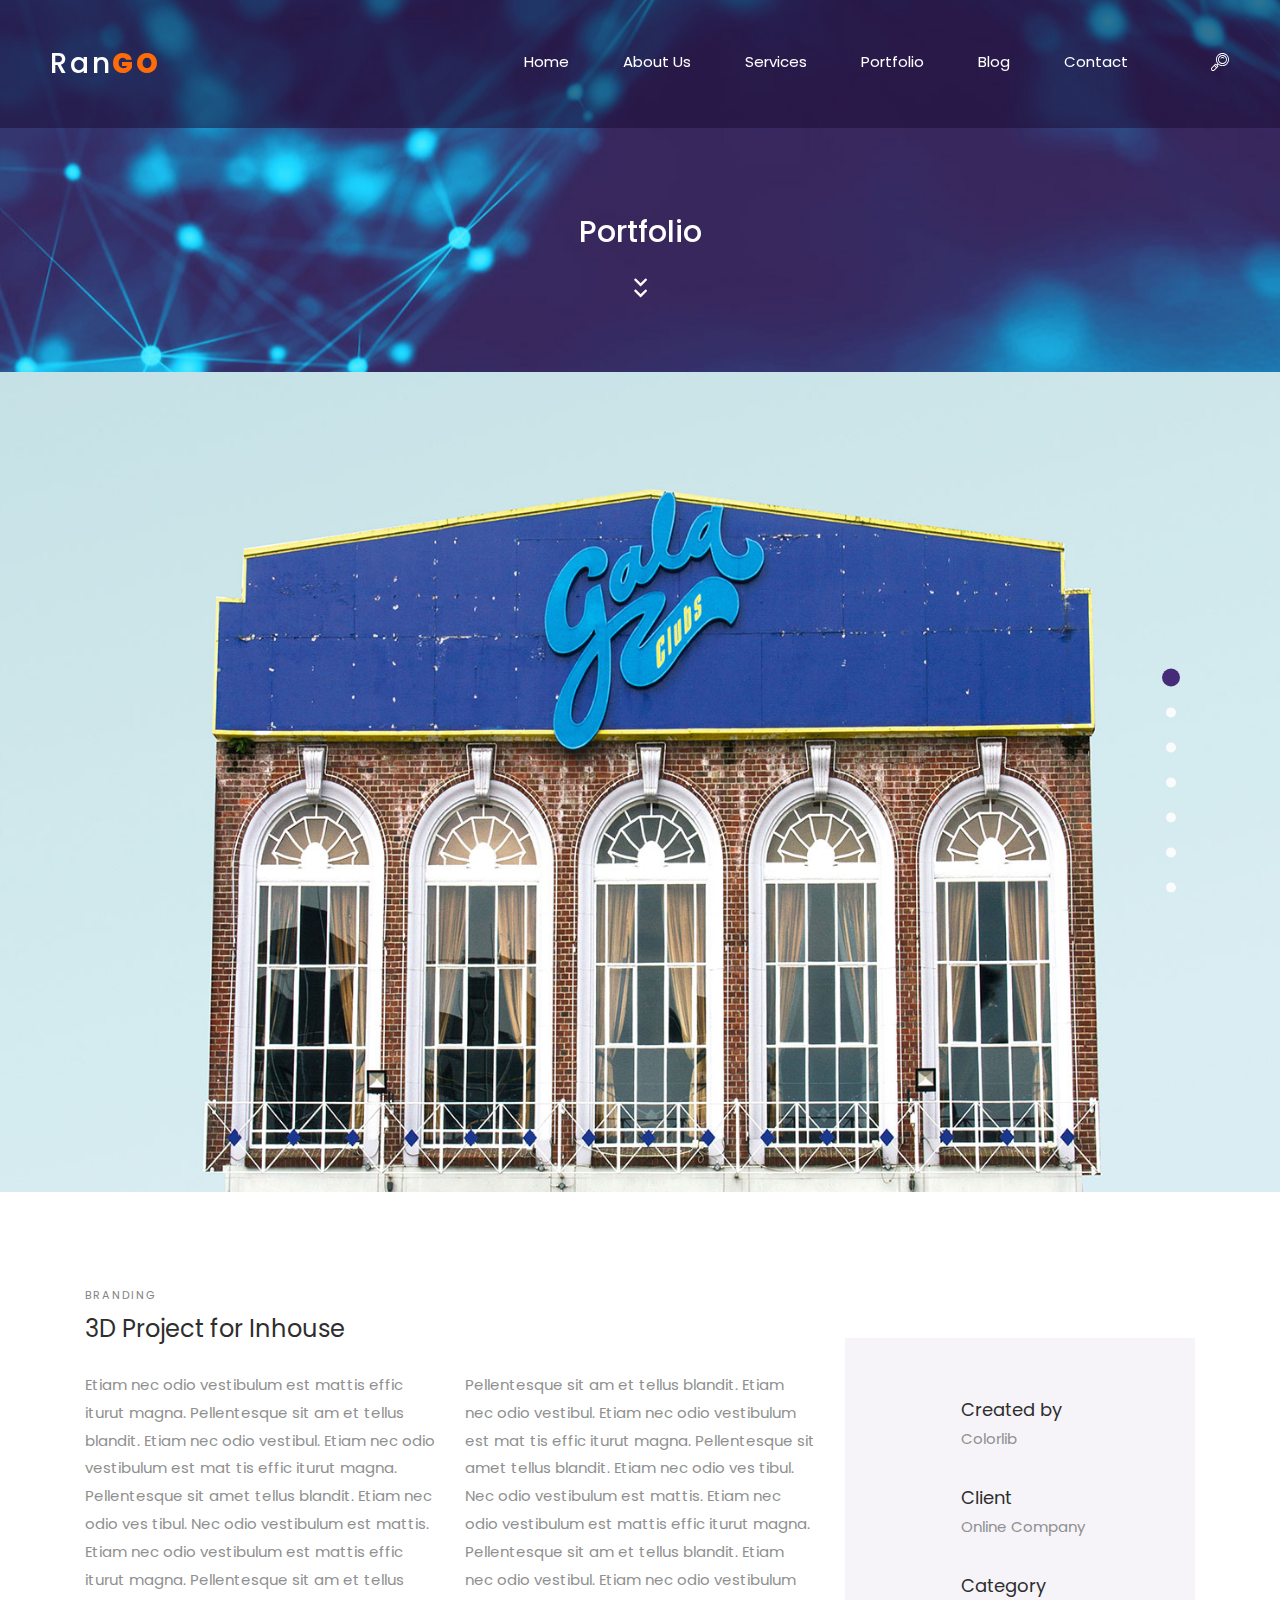
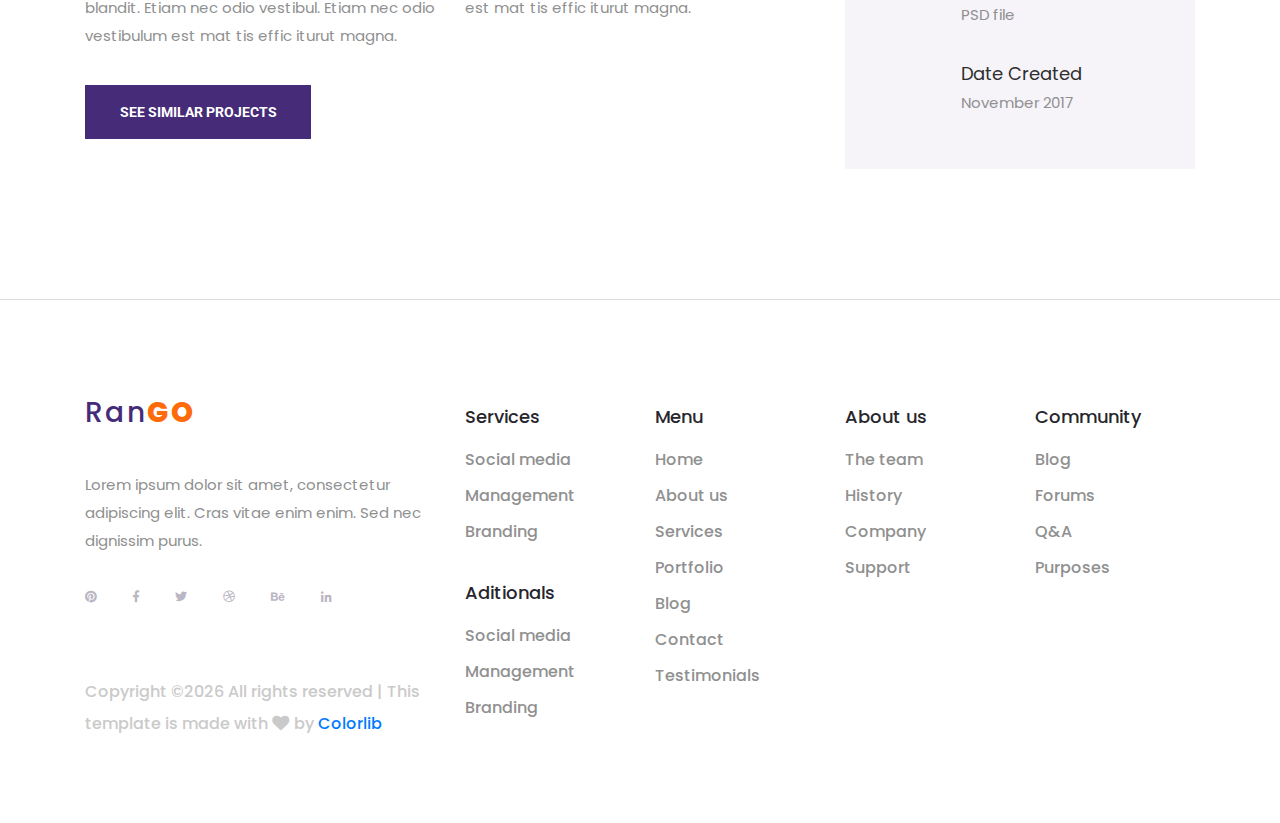
<file: portfolio_item.html>
<!DOCTYPE html>
<html lang="en">
<head>
<title>RanGO - Portfolio Item</title>
<meta charset="utf-8">
<meta http-equiv="X-UA-Compatible" content="IE=edge">
<meta name="description" content="RanGO Project">
<meta name="viewport" content="width=device-width, initial-scale=1">
<link rel="stylesheet" type="text/css" href="styles/bootstrap4/bootstrap.min.css">
<link href="plugins/fontawesome-free-5.0.1/css/fontawesome-all.css" rel="stylesheet" type="text/css">
<link rel="stylesheet" type="text/css" href="plugins/OwlCarousel2-2.2.1/owl.carousel.css">
<link rel="stylesheet" type="text/css" href="plugins/OwlCarousel2-2.2.1/owl.theme.default.css">
<link rel="stylesheet" type="text/css" href="plugins/OwlCarousel2-2.2.1/animate.css">
<link rel="stylesheet" type="text/css" href="plugins/slick-1.8.0/slick.css">
<link rel="stylesheet" type="text/css" href="styles/portfolio_item_styles.css">
<link rel="stylesheet" type="text/css" href="styles/portfolio_item_responsive.css">
</head>

<body>

<div class="super_container">
	
	<!-- Header -->

	<header class="header d-flex flex-row justify-content-end align-items-center trans_200">
		
		<!-- Logo -->
		<div class="logo mr-auto">
			<a href="#">Ran<span>go</span></a>
		</div>

		<!-- Navigation -->
		<nav class="main_nav justify-self-end text-right">
			<ul>
				<li><a href="index.html">Home</a></li>
				<li><a href="about.html">About Us</a></li>
				<li><a href="services.html">Services</a></li>
				<li><a href="portfolio.html">Portfolio</a></li>
				<li><a href="blog.html">Blog</a></li>
				<li><a href="contact.html">Contact</a></li>
			</ul>
			
			<!-- Search -->
			<div class="search">
				<div class="search_content d-flex flex-column align-items-center justify-content-center">
					<div class="search_button d-flex flex-column align-items-center justify-content-center">
						<svg version="1.1" id="Layer_1" xmlns="http://www.w3.org/2000/svg" xmlns:xlink="http://www.w3.org/1999/xlink" x="0px" y="0px"
							width="18px" height="18px" viewBox="0 0 100 100" enable-background="new 0 0 100 100" xml:space="preserve">
							<g>
								<g>
									<path class="search_path" fill="#FFFFFF" d="M89.354,10.609c-14.144-14.146-37.157-14.146-51.301,0c-6.852,6.853-10.625,15.964-10.625,25.655
										c0,8.829,3.132,17.174,8.87,23.771l-4.32,4.321l-4.402-4.403c-0.482-0.482-1.137-0.754-1.819-0.754s-1.337,0.271-1.819,0.754
										L3.31,80.584c-2.148,2.147-3.331,5.004-3.331,8.042s1.183,5.895,3.331,8.042C5.457,98.817,8.313,100,11.35,100
										c3.038,0,5.894-1.184,8.041-3.331l20.627-20.631c0.482-0.482,0.753-1.137,0.753-1.819s-0.271-1.337-0.753-1.819l-4.403-4.403
										l4.322-4.322c6.795,5.902,15.28,8.855,23.766,8.855c9.289,0,18.579-3.537,25.65-10.61c6.852-6.853,10.625-15.963,10.625-25.654
										C99.979,26.573,96.205,17.462,89.354,10.609z M15.753,93.029c-1.176,1.177-2.739,1.824-4.403,1.824
										c-1.663,0-3.227-0.648-4.403-1.824c-1.176-1.176-1.823-2.74-1.823-4.403s0.647-3.228,1.824-4.403L18.458,72.71l8.805,8.807
										L15.753,93.029z M30.902,77.878l-8.805-8.807l3.659-3.66l8.806,8.808L30.902,77.878z M85.715,58.28
										c-12.137,12.14-31.886,12.14-44.023,0c-5.88-5.881-9.118-13.699-9.118-22.016c0-8.316,3.238-16.135,9.118-22.016
										c6.069-6.069,14.041-9.104,22.012-9.104c7.972,0,15.943,3.035,22.013,9.104c5.88,5.881,9.117,13.699,9.117,22.016
										S91.596,52.399,85.715,58.28z"></path>
								</g>
							</g>
							<g>
								<g>
									<path class="search_path" fill="#FFFFFF" d="M81.47,18.495c-9.797-9.798-25.736-9.798-35.533,0c-9.796,9.798-9.796,25.741,0,35.539
										c4.898,4.898,11.333,7.349,17.766,7.349c6.435,0,12.868-2.45,17.767-7.349l0,0C91.266,44.235,91.266,28.293,81.47,18.495z
										 M77.831,50.395c-7.79,7.791-20.466,7.791-28.256,0c-7.79-7.792-7.79-20.469,0-28.261c3.896-3.896,9.011-5.843,14.128-5.843
										c5.116,0,10.233,1.948,14.128,5.843C85.621,29.925,85.621,42.603,77.831,50.395z"></path>
								</g>
							</g>
							<g>
								<g>
									<path class="search_path" fill="#FFFFFF" d="M73.283,26.683c-5.282-5.283-13.877-5.283-19.16,0c-1.004,1.005-1.004,2.634,0,3.639
										c1.005,1.005,2.634,1.005,3.639,0c3.276-3.276,8.607-3.276,11.884,0c0.502,0.503,1.16,0.754,1.818,0.754
										c0.659,0,1.317-0.251,1.819-0.754C74.288,29.317,74.288,27.688,73.283,26.683z"></path>
								</g>
							</g>
						</svg>
					</div>

					<form id="search_form" class="search_form bez_1">
						<input type="search" class="search_input bez_1">
					</form>

				</div>
			</div>
		</nav>

		<!-- Hamburger -->
		<div class="hamburger_container bez_1">
			<i class="fas fa-bars trans_200"></i>
		</div>
		
	</header>

	<!-- Menu -->

	<div class="menu_container">
		<div class="menu menu_mm text-right">
			<div class="menu_close"><i class="far fa-times-circle trans_200"></i></div>
			<ul class="menu_mm">
				<li class="menu_mm"><a href="index.html">Home</a></li>
				<li class="menu_mm"><a href="about.html">About Us</a></li>
				<li class="menu_mm"><a href="services.html">Services</a></li>
				<li class="menu_mm"><a href="portfolio.html">Portfolio</a></li>
				<li class="menu_mm"><a href="blog.html">Blog</a></li>
				<li class="menu_mm"><a href="contact.html">Contact</a></li>
			</ul>
		</div>
	</div>

	<!-- Home -->

	<div class="home">
		<div class="home_background_container prlx_parent">
			<div class="home_background prlx" style="background-image:url(images/portfolio_background.jpg)"></div>
		</div>
		
		<div class="home_title">
			<h2>Portfolio</h2>
			<div class="next_section_scroll">
				<div class="next_section nav_links" data-scroll-to=".portfolio">
					<i class="fas fa-chevron-down trans_200"></i>
					<i class="fas fa-chevron-down trans_200"></i>
				</div>
			</div>
		</div>
	
	</div>

	<!-- Portfolio -->

	<div class="portfolio">
		
		<div class="portfolio_slider_container">

			<!-- Portfolio Slider -->
			<div class="portfolio_slider">
				
				<!-- Slider Item -->
				<div class="slider_item">
					<!-- image by https://unsplash.com/@heysupersimi -->
					<div class="slider_item_background" style="background-image: url(images/portfolio_slider.jpg)"></div>
				</div>

				<!-- Slider Item -->
				<div class="slider_item">
					<!-- image by https://unsplash.com/@heysupersimi -->
					<div class="slider_item_background" style="background-image: url(images/portfolio_slider.jpg)"></div>
				</div>

				<!-- Slider Item -->
				<div class="slider_item">
					<!-- image by https://unsplash.com/@heysupersimi -->
					<div class="slider_item_background" style="background-image: url(images/portfolio_slider.jpg)"></div>
				</div>

				<!-- Slider Item -->
				<div class="slider_item">
					<div class="slider_item_background" style="background-image: url(images/portfolio_slider.jpg)"></div>
				</div>

				<!-- Slider Item -->
				<div class="slider_item">
					<!-- image by https://unsplash.com/@heysupersimi -->
					<div class="slider_item_background" style="background-image: url(images/portfolio_slider.jpg)"></div>
				</div>

				<!-- Slider Item -->
				<div class="slider_item">
					<!-- image by https://unsplash.com/@heysupersimi -->
					<div class="slider_item_background" style="background-image: url(images/portfolio_slider.jpg)"></div>
				</div>

				<!-- Slider Item -->
				<div class="slider_item">
					<!-- image by https://unsplash.com/@heysupersimi -->
					<div class="slider_item_background" style="background-image: url(images/portfolio_slider.jpg)"></div>
				</div>

			</div>
		</div>

		<div class="portfolio_content">
			
			<div class="container">
				<div class="row">
					
					<div class="col-lg-4 portfolio_title_container">
						<div class="portfolio_category">branding</div>
						<h2 class="portfolio_title">3D Project for Inhouse</h2>
					</div>

				</div>

				<div class="row">

					<div class="col-lg-4 order-lg-1 order-2">
						<p class="portfolio_text">Etiam nec odio vestibulum est mattis effic iturut magna. Pellentesque sit am et tellus blandit. Etiam nec odio vestibul. Etiam nec odio vestibulum est mat tis effic iturut magna. Pellentesque sit amet tellus blandit. Etiam nec odio ves tibul.  Nec odio vestibulum est mattis. Etiam nec odio vestibulum est mattis effic iturut magna. Pellentesque sit am et tellus blandit. Etiam nec odio vestibul. Etiam nec odio vestibulum est mat tis effic iturut magna. </p>
						<div class="portfolio_button portfolio_button_1 trans_200">
							<a class="trans_200" href="#">see similar projects</a>
						</div>
					</div>

					<div class="col-lg-4 order-lg-2 order-3">
						<p class="portfolio_text">Pellentesque sit am et tellus blandit. Etiam nec odio vestibul. Etiam nec odio vestibulum est mat tis effic iturut magna. Pellentesque sit amet tellus blandit. Etiam nec odio ves tibul.  Nec odio vestibulum est mattis. Etiam nec odio vestibulum est mattis effic iturut magna. Pellentesque sit am et tellus blandit. Etiam nec odio vestibul. Etiam nec odio vestibulum est mat tis effic iturut magna. </p>
						<div class="portfolio_button portfolio_button_2 trans_200">
							<a class="trans_200" href="#">see similar projects</a>
						</div>
					</div>

					<div class="col-lg-4 order-lg-3 order-1">
						<div class="portfolio_info_box">

							<ul class="info_box_item">
								<li class="info_box_title">Created by</li>
								<li class="info_box_content">Colorlib</li>
							</ul>

							<ul class="info_box_item">
								<li class="info_box_title">Client</li>
								<li class="info_box_content">Online Company</li>
							</ul>

							<ul class="info_box_item">
								<li class="info_box_title">Category</li>
								<li class="info_box_content">PSD file</li>
							</ul>

							<ul class="info_box_item">
								<li class="info_box_title">Date Created</li>
								<li class="info_box_content">November 2017</li>
							</ul>

						</div>
					</div>

				</div>
			</div>

		</div>
		
	</div>

	<!-- Footer -->

	<footer class="footer">
		<div class="container">
			<div class="row">
				
				<div class="col-lg-4">

					<!-- Footer Intro -->
					<div class="footer_intro">

						<!-- Logo -->
						<div class="logo footer_logo">
							<a href="#">Ran<span>go</span></a>
						</div>

						<p>Lorem ipsum dolor sit amet, consectetur adipiscing elit. Cras vitae enim enim. Sed nec dignissim purus.</p>
						
						<!-- Social -->
						<div class="footer_social">
							<ul>
								<li><a href="#"><i class="fab fa-pinterest"></i></a></li>
								<li><a href="#"><i class="fab fa-facebook-f"></i></a></li>
								<li><a href="#"><i class="fab fa-twitter"></i></a></li>
								<li><a href="#"><i class="fab fa-dribbble"></i></a></li>
								<li><a href="#"><i class="fab fa-behance"></i></a></li>
								<li><a href="#"><i class="fab fa-linkedin-in"></i></a></li>
							</ul>
						</div>
						
						<!-- Copyright -->
						<div class="footer_cr"><!-- Link back to Colorlib can't be removed. Template is licensed under CC BY 3.0. -->
Copyright &copy;<script>document.write(new Date().getFullYear());</script> All rights reserved | This template is made with <i class="fa fa-heart" aria-hidden="true"></i> by <a href="https://colorlib.com" target="_blank">Colorlib</a>
<!-- Link back to Colorlib can't be removed. Template is licensed under CC BY 3.0. --></div>

					</div>

				</div>
				
				<!-- Footer Services -->
				<div class="col-lg-2">

					<div class="footer_col">
						<div class="footer_col_title">Services</div>
						<ul>
							<li><a href="#">Social media</a></li>
							<li><a href="#">Management</a></li>
							<li><a href="#">Branding</a></li>
						</ul>
					</div>
					
					<div class="footer_col">
						<div class="footer_col_title">Aditionals</div>
						<ul>
							<li><a href="#">Social media</a></li>
							<li><a href="#">Management</a></li>
							<li><a href="#">Branding</a></li>
						</ul>
					</div>

				</div>

				<!-- Footer Menu -->
				<div class="col-lg-2">

					<div class="footer_col">
						<div class="footer_col_title">Menu</div>
						<ul>
							<li><a href="index.html">Home</a></li>
							<li><a href="about.html">About us</a></li>
							<li><a href="services.html">Services</a></li>
							<li><a href="portfolio.html">Portfolio</a></li>
							<li><a href="blog.html">Blog</a></li>
							<li><a href="contact.html">Contact</a></li>
							<li><a href="#">Testimonials</a></li>
						</ul>
					</div>

				</div>

				<!-- Footer About -->
				<div class="col-lg-2">

					<div class="footer_col">
						<div class="footer_col_title">About us</div>
						<ul>
							<li><a href="#">The team</a></li>
							<li><a href="#">History</a></li>
							<li><a href="#">Company</a></li>
							<li><a href="#">Support</a></li>
						</ul>
					</div>

				</div>

				<!-- Footer Community -->
				<div class="col-lg-2">

					<div class="footer_col">
						<div class="footer_col_title">Community</div>
						<ul>
							<li><a href="#">Blog</a></li>
							<li><a href="#">Forums</a></li>
							<li><a href="#">Q&A</a></li>
							<li><a href="#">Purposes</a></li>
						</ul>
					</div>

				</div>

			</div>

			<div class="row">
				<div class="col">
					<!-- Copyright -->
					<div class="footer_cr_2">2017 All rights reserved</div>
				</div>
			</div>
		</div>
	</footer>

</div>

<script src="js/jquery-3.2.1.min.js"></script>
<script src="styles/bootstrap4/popper.js"></script>
<script src="styles/bootstrap4/bootstrap.min.js"></script>
<script src="plugins/greensock/TweenMax.min.js"></script>
<script src="plugins/greensock/TimelineMax.min.js"></script>
<script src="plugins/scrollmagic/ScrollMagic.min.js"></script>
<script src="plugins/greensock/animation.gsap.min.js"></script>
<script src="plugins/greensock/ScrollToPlugin.min.js"></script>
<script src="plugins/slick-1.8.0/slick.js"></script>
<script src="plugins/OwlCarousel2-2.2.1/owl.carousel.js"></script>
<script src="plugins/scrollTo/jquery.scrollTo.min.js"></script>
<script src="plugins/easing/easing.js"></script>
<script src="js/portfolio_item_custom.js"></script>
</body>

</html>
</file>
<file: styles/about_styles.css>
@charset "utf-8";
/* CSS Document */

/******************************

COLOR PALETTE




[Table of Contents]

1. Fonts
2. Body and some general stuff
3. Home
	3.1 Header
		3.1.1 Logo
		3.1.2 Main Navigation
		3.1.3 Search
		3.1.4 Hamburger
	3.2 Home Title
	3.3 Next Section Scroll
4. Menu
5. Icon Boxes
6. Vertical Slider Section
7. Team
8. Clients
9. Newsletter
10. Footer


******************************/

/***********
1. Fonts
***********/

@import url('https://fonts.googleapis.com/css?family=Poppins:300,400,500,600,700,800,900|Roboto:300,400,500,700,900');

/*********************************
2. Body and some general stuff
*********************************/

*
{
	margin: 0;
	padding: 0;
	-webkit-font-smoothing: antialiased;
	-webkit-text-shadow: rgba(0,0,0,.01) 0 0 1px;
	text-shadow: rgba(0,0,0,.01) 0 0 1px;
}
body
{
	font-family: 'Lobster', cursive;
	font-size: 15px;
	line-height: 2;
	font-weight: 400;
	background: #FFFFFF;
	color: #6e6e6e;
}
div
{
	display: block;
	position: relative;
	-webkit-box-sizing: border-box;
    -moz-box-sizing: border-box;
    box-sizing: border-box;
}
ul
{
	list-style: none;
	margin-bottom: 0px;
}
p
{
	font-family: 'Poppins', sans-serif;
	font-size: 15px;
	line-height: 1.86;
	font-weight: 400;
	color: #909090;
	-webkit-font-smoothing: antialiased;
	-webkit-text-shadow: rgba(0,0,0,.01) 0 0 1px;
	text-shadow: rgba(0,0,0,.01) 0 0 1px;
}
p a
{
	display: inline;
	position: relative;
	color: inherit;
	border-bottom: solid 1px #ffa07f;
	-webkit-transition: all 200ms ease;
	-moz-transition: all 200ms ease;
	-ms-transition: all 200ms ease;
	-o-transition: all 200ms ease;
	transition: all 200ms ease;
}
a, a:hover, a:visited, a:active, a:link
{
	text-decoration: none;
	-webkit-font-smoothing: antialiased;
	-webkit-text-shadow: rgba(0,0,0,.01) 0 0 1px;
	text-shadow: rgba(0,0,0,.01) 0 0 1px;
}
p a:active
{
	position: relative;
	color: #FF6347;
}
p a:hover
{
	color: #FFFFFF;
	background: #ffa07f;
}
p a:hover::after
{
	opacity: 0.2;
}
::selection
{
	background: #ffd9bf;
	color: #ff6b09;
}
p::selection
{
	background: #ffd9bf;
}
h1{font-size: 48px;}
h2{font-size: 24px;}
h3{font-size: 18px;}
h4{font-size: 14px;}
h5{font-size: 11px;}
h1, h2, h3, h4, h5, h6
{
	color: #28262d;
	-webkit-font-smoothing: antialiased;
	-webkit-text-shadow: rgba(0,0,0,.01) 0 0 1px;
	text-shadow: rgba(0,0,0,.01) 0 0 1px;
}
h1::selection, 
h2::selection, 
h3::selection, 
h4::selection, 
h5::selection, 
h6::selection
{
	
}
::-webkit-input-placeholder
{
	font-size: 14px !important;
	font-style: italic !important;
	font-weight: 400 !important;
	color: #9988ba !important;
}
:-moz-placeholder /* older Firefox*/
{
	font-size: 14px !important;
	font-style: italic !important;
	font-weight: 400 !important;
	color: #9988ba !important;
}
::-moz-placeholder /* Firefox 19+ */ 
{
	font-size: 14px !important;
	font-style: italic !important;
	font-weight: 400 !important;
	color: #9988ba !important;
} 
:-ms-input-placeholder
{ 
	font-size: 14px !important;
	font-style: italic !important;
	font-weight: 400 !important;
	color: #9988ba !important;
}
::input-placeholder
{
	font-size: 14px !important;
	font-style: italic !important;
	font-weight: 400 !important;
	color: #9988ba !important;
}
.form-control
{
	color: #db5246;
}
section
{
	display: block;
	position: relative;
	box-sizing: border-box;
}
.clear
{
	clear: both;
}
.clearfix::before, .clearfix::after
{
	content: "";
	display: table;
}
.clearfix::after
{
	clear: both;
}
.clearfix
{
	zoom: 1;
}
.float_left
{
	float: left;
}
.float_right
{
	float: right;
}
.trans_200
{
	-webkit-transition: all 200ms ease;
	-moz-transition: all 200ms ease;
	-ms-transition: all 200ms ease;
	-o-transition: all 200ms ease;
	transition: all 200ms ease;
}
.trans_300
{
	-webkit-transition: all 300ms ease;
	-moz-transition: all 300ms ease;
	-ms-transition: all 300ms ease;
	-o-transition: all 300ms ease;
	transition: all 300ms ease;
}
.trans_400
{
	-webkit-transition: all 400ms ease;
	-moz-transition: all 400ms ease;
	-ms-transition: all 400ms ease;
	-o-transition: all 400ms ease;
	transition: all 400ms ease;
}
.trans_500
{
	-webkit-transition: all 500ms ease;
	-moz-transition: all 500ms ease;
	-ms-transition: all 500ms ease;
	-o-transition: all 500ms ease;
	transition: all 500ms ease;
}
.bez_1
{
	-webkit-transition: all 0.3s cubic-bezier(0.7, 0, 0.3, 1);
	-moz-transition: all 0.3s cubic-bezier(0.7, 0, 0.3, 1);
	-ms-transition: all 0.3s cubic-bezier(0.7, 0, 0.3, 1);
	-o-transition: all 0.3s cubic-bezier(0.7, 0, 0.3, 1);
	transition: all 0.3s cubic-bezier(0.7, 0, 0.3, 1);
}
.fill_height
{
	height: 100%;
}
.super_container
{
	width: 100%;
	overflow: hidden;
}
.button
{
	display: inline-block;
	height: 54px;
	width: 174px;
	text-align: center;
	border: solid 2px #452b78;
	background: transparent;
}
.button a
{
	display: block;
	font-family: 'Roboto', sans-serif;
	font-size: 14px;
	font-weight: 700;
	line-height: 50px;
	text-transform: uppercase;
	color: #452b78;
}
.prlx_parent
{
	overflow: hidden;
}
.prlx
{
	height: 130% !important;
}

/*********************************
3. Home
*********************************/

.home
{
	width: 100%;
	height: 372px;
}
.home_background_container
{
	position: absolute;
	top: 0;
	left: 0;
	width: 100%;
	height: 100%;
}
.home_background
{
	width: 100%;
	height: 100%;
	background-repeat: no-repeat;
	background-size: cover;
	background-position: center center;
}

/*********************************
3.1 Header
*********************************/

.header
{
	position: fixed;
	top: 0;
	left: 0;
	width: 100%;
	height: 128px;
	background: rgba(27, 11, 51, 0.52);
	z-index: 10;
}
.header.scrolled
{
	height: 80px;
	background: rgba(27, 11, 51, 0.92);
}

/*********************************
3.1.1 Logo
*********************************/

.logo
{
	padding-left: 57px;
	flex-basis: 50%;
}
.logo a
{
	font-size: 36px;
	font-weight: 500;
	color: #fefefe;
	letter-spacing: 0.1em;
	line-height: 128px;
}
.logo a span
{
	font-weight: 800;
	color: #ff6b09;
	text-transform: uppercase;
}

/*********************************
3.1.2 Main Navigation
*********************************/

.main_nav
{
	flex-basis: 200%;
}
.main_nav ul
{
	display: inline-block;
	margin-right: 100px;
	-webkit-transform: translateY(-4px);
	-moz-transform: translateY(-4px);
	-ms-transform: translateY(-4px);
	-o-transform: translateY(-4px);
	transform: translateY(-4px);
}
.main_nav ul li
{
	display: inline-block;
	margin-right: 65px;
}
.main_nav ul li:last-child
{
	margin-right: 0px;
}
.main_nav ul li a
{
	display: block;
	font-size: 20px;
	font-weight: 400;
	line-height: 40.51px;
	color: #FFFFFF;
}
.main_nav ul li.active a
{
	font-weight: 700;
}

/*********************************
3.1.3 Search
*********************************/

.search
{
	display: inline-block;
	margin-right: 49px;
	width: 237px;
	height: 100%;
}
.search_content
{
	width: 100%;
	height: 100%;
}
.search_button
{
	width: 40px;
	height: 40px;
	background: transparent;
	cursor: pointer;
}
.search_button:active
{
	background: #301b54;
}
.search_form
{
	position: absolute;
	right: 0;
	top: 90px;
	width: 237px;
	height: 40px;
	visibility: hidden;
	opacity: 0;
}
.search_form.active
{
	top: 75px;
	visibility: visible;
	opacity: 1;
}
.search_input
{
	width: 100%;
	height: 100%;
	background: #FFFFFF;
	color: #1b0b32;
	padding-left: 20px;
	outline: none !important;
	border: none !important;
	box-shadow: 0px 8px 20px rgba(0,0,0,0.15);
}

/*********************************
3.1.4 Hamburger
*********************************/

.hamburger_container
{
	display: none;
	cursor: pointer;
	margin-right: 40px;
	flex-basis: 40px;
	text-align: right;
}
.hamburger_container i
{
	font-size: 24px;
	padding: 10px;
	color: #FFFFFF;
}
.hamburger_container:hover i
{
	color: #ff6b09;
}

/*********************************
3.2 Home Title
*********************************/

.home_title
{
	position: absolute;
	bottom: 61px;
	left: 50%;
	-webkit-transform: translateX(-50%);
	-moz-transform: translateX(-50%);
	-ms-transform: translateX(-50%);
	-o-transform: translateX(-50%);
	transform: translateX(-50%);
	text-align: center;
}
.home_title h2
{
	font-size: 30px;
	font-weight: 500;
	color: #FFFFFF;
	margin-bottom: 15px;
}

/*********************************
3.3 Next Section Scroll
*********************************/

.next_section_scroll
{
	cursor: pointer;
	z-index: 10;
	padding: 10px;
}
.next_section i
{
	display: block;
	color: #FFFFFF;
}
.next_section i:first-child
{
	margin-bottom: -4px;
}
.next_section_scroll:hover i
{
	color: #ff6b09;
}

/*********************************
4. Menu
*********************************/

.menu_container
{
	position: fixed;
	top: 0;
	right: -400px;
	width: 400px;
	height: 100vh;
	background: #FFFFFF;
	z-index: 11;
	opacity: 0;
	-webkit-transition: all 0.3s cubic-bezier(0.7, 0, 0.3, 1);
	-moz-transition: all 0.3s cubic-bezier(0.7, 0, 0.3, 1);
	-ms-transition: all 0.3s cubic-bezier(0.7, 0, 0.3, 1);
	-o-transition: all 0.3s cubic-bezier(0.7, 0, 0.3, 1);
	transition: all 0.3s cubic-bezier(0.7, 0, 0.3, 1);
}
.menu_container.active
{
	right: 0;
	opacity: 1;
}
.menu
{
	width: 100%;
	height: 100%;
}
.menu_close
{
	position: absolute;
	top: 50px;
	right: 30px;
	cursor: pointer;
}
.menu_close i
{
	font-size: 28px;
}
.menu_close:hover i
{
	color: #ff6b09;
}
.menu ul
{
	padding-top: 115px;
	padding-right: 50px;
}
.menu ul li
{
	position: relative;
}
.menu ul li::after
{
	display: block;
	position: absolute;
	top: 50%;
	-webkit-transform: translateY(-50%);
	-moz-transform: translateY(-50%);
	-ms-transform: translateY(-50%);
	-o-transform: translateY(-50%);
	transform: translateY(-50%);
	right: -10px;
	width: 5px;
	height: 5px;
	border-radius: 50%;
	background: #ff6b09;
	content: '';
}
.menu ul li.active a
{
	font-weight: 700;
}
.menu ul li a
{
	color: #000;
	-webkit-transition: all 200ms ease;
	-moz-transition: all 200ms ease;
	-ms-transition: all 200ms ease;
	-o-transition: all 200ms ease;
	transition: all 200ms ease;
}
.menu ul li a:hover
{
	color: #ff6b09;
}

/*********************************
5. Icon Boxes
*********************************/

.icon_boxes
{
	width: 100%;
	padding-top: 123px;
	padding-bottom: 129px;
}
.icon_box_title h1
{
	line-height: 1.25;
}
.icon_box_button
{
	margin-top: 40px;
}
.icon_box_button:hover
{
	background: #452b78;
}
.icon_box_button:hover a
{
	color: #FFFFFF;
}
.icon_box_col
{
	padding-top: 7px;
}
.icon_box_item
{
	margin-bottom: 63px;
}
.icon_box_item:last-child
{
	margin-bottom: 0px;
}
.icon_box_item h2
{
	margin-bottom: 21px;
}
.icon_box_item p
{
	margin-bottom: 0px;
}

/*********************************
6. Vertical Slider Section
*********************************/

.v_slider_section
{
	height: 604px;
}
.v_slider_image
{
	position: absolute;
	top: 50%;
	-webkit-transform: translateY(-50%);
	-moz-transform: translateY(-50%);
	-ms-transform: translateY(-50%);
	-o-transform: translateY(-50%);
	transform: translateY(-50%);
	right: 0;
}
.v_slider_title
{
	margin-bottom: 81px;
}
.v_slider_item
{
	border: none !important;
}
.v_slider_item span
{
	display: block;
	font-size: 72px;
	font-weight: 500;
	color: #28262d;
	line-height: 1;
	margin-bottom: -33px;
	margin-left: -3px;
}
.v_slider_item:focus
{
	outline: none !important;
	border: none !important;
}
.v_slider_item h1
{
	line-height: 52px;
}
.v_slider_item h1:last-of-type
{
	margin-bottom: 81px;
}
.person
{
	margin-top: 35px;
}
.person_image
{
	width: 44px;
	height: 44px;
}
.person_image img
{
	width: 100%;
    height: 800px;
}
.person_meta
{
	padding-left: 28px;
}
.person_name
{
	font-size: 15px;
	color: #28262d;
	margin-top: -5px;
	margin-bottom: -6px;
}
.person_title
{
	font-size: 13px;
	color: #909090;
}
.v_slider .slick-dots
{
	position: absolute;
	top: 50%;
	right: -145px;
	-webkit-transform: translateY(-50%);
	-moz-transform: translateY(-50%);
	-ms-transform: translateY(-50%);
	-o-transform: translateY(-50%);
	transform: translateY(-50%);
	display: -webkit-box;
	display: -moz-box;
	display: -ms-flexbox;
	display: -webkit-flex;
	display: flex;
	flex-direction: column;
	justify-content: space-around;
	align-items: center;
}
.v_slider .slick-dots
{
	width: 18px;
}
.v_slider .slick-dots li
{
	display: -webkit-box;
	display: -moz-box;
	display: -ms-flexbox;
	display: -webkit-flex;
	display: flex;
	flex-direction: column;
	justify-content: space-around;
	align-items: center;
	height: 35px;
}
.v_slider .slick-dots li.slick-active
{
	
}
.v_slider .slick-dots li button
{
	width: 10px;
	height: 10px;
	border-radius: 50%;
	border: none;
	text-indent: -9999px;
	cursor: pointer;
	background: #d6cbed;
	-webkit-transition: all 200ms ease;
	-moz-transition: all 200ms ease;
	-ms-transition: all 200ms ease;
	-o-transition: all 200ms ease;
	transition: all 200ms ease;
}
.v_slider .slick-dots li button:focus,
.v_slider .slick-dots li button:active
{
	outline: none !important;
	border: none !important;
}
.v_slider .slick-dots li.slick-active button
{
	width: 18px;
	height: 18px;
	background: #452b78;
}

/*********************************
7. Team
*********************************/

.team
{
	padding-top: 80px;
	padding-bottom: 128px;
}
.team_title
{
	margin-bottom: 186px;
}
.team_title h1
{
	margin-bottom: 27px;
}
.team_title p
{
	font-size: 18px;
	font-weight: 500;
	line-height: 1.888;
	margin-bottom: 0px;
}
.team_container
{
	height: 513px;
	background: #f7f7f8;
}
.team_container:hover
{
	background: #452b78;
}
.team_container:hover div,
.team_container:hover p,
.team_container:hover a
{
	color: #FFFFFF;
}
.team_member_image
{
	width: 263px;
	height: 263px;
}
.team_member_image img
{
	position: absolute;
	top: -71px;
	left: -99px;
	width: 100%;
	height: auto;
}
.team_member_content
{
    
	padding-left: 40px;
	padding-right: 30px;
	margin-top: -50px;
    margin-bottom: 80px;
}
.team_member_name
{
    text-align: justify;
	font-size: 24px;
	font-weight: 500;
	color: #28262d;
	margin-bottom: -10px;
}
.team_member_title
{
    text-align: justify;
	font-size: 16px;
	font-weight: 400;
	color: #452b78;
	
}
.team_container p
{
	margin-bottom: 23px;
}
.team_member_link a
{
	font-size: 14px;
	font-weight: 700;
	text-transform: uppercase;
	color: #262626;
}

/*********************************
8. Clients
*********************************/

.clients
{
	width: 100%;
	padding-bottom: 52px;
}
.clients_slider
{
	height: 187px;
}
.clients_item
{
	padding-left: 10%;
	padding-right: 10%;
}
.client_item_background
{
	display: -webkit-box;
	display: -moz-box;
	display: -ms-flexbox;
	display: -webkit-flex;
	display: flex;
	flex-direction: column;
	justify-content: center;
	align-items: center;
	height: 100%;
	margin: 0 auto;
}
.clients_item img
{
	margin: 0 auto;
}
.clients_item:hover .client_item_background
{
	background: #452b78;
}
.clients_item:hover img
{
	-webkit-filter: brightness(200%);
	filter: brightness(200%);
}
.owl-carousel .owl-item img
{
	width: auto !important;
}

/*********************************
9. Newsletter
*********************************/

.newsletter
{
	width: 100%;
	background: #1b0d37;
}
.newsletter_content
{
	padding-top: 110px;
	padding-bottom: 141px;
}
.newsletter_title
{

}
.newsletter_title h1
{
	color: #FFFFFF;
	margin-bottom: 13px;
}
.newsletter_title span
{
	font-size: 16px;
	font-weight: 500;
	color: #FFFFFF;
}
.newsletter_form_container
{
	text-align: left;
	margin-top: 77px;
}
.newsletter_email
{
	height: 53px;
	background: #452b78;
	border: none;
	padding-left: 30px;
	width: calc(100% - 174px - 26px);
	margin-right: 22px;
	color: #FFFFFF;
}
.newsletter_email:focus
{
	outline: none;
	border: none;
}
.newsletter_submit_button
{
	cursor: pointer;
	text-transform: uppercase;
	color: #FFFFFF;
	font-size: 14px;
	font-weight: 700;
}
.newsletter_submit_button:hover
{
	background: #452b78;
}
.newsletter_submit_button:focus
{
	outline: none;
	border: none;
}

/*********************************
10. Footer
*********************************/

.footer
{
	padding-top: 99px;
	padding-bottom: 82px;
}
.footer_logo
{
	padding-left: 0px;
	margin-bottom: 39px;
}
.footer_logo a
{
	color: #452b78;
	line-height: 1;
}
.footer_intro p
{
	margin-bottom: 0px;
}
.footer_social
{
	margin-top: 27px;
}
.footer_social ul
{
	display: inline-block;
	margin-left: -5px;
}
.footer_social ul li
{
	display: inline-block;
	margin-right: 22px;
}
.footer_social ul li a
{
	padding: 5px;
}
.footer_social ul li a i
{
	font-size: 12px;
	color: #bab6c3;
}
.footer_social ul li a:hover i
{
	color: #1b0d37;
}
.footer_cr
{
	font-size: 16px;
	font-weight: 500;
	color: #cacaca;
	margin-top: 65px;
}
.footer_cr_2
{
	display: none;
	font-size: 16px;
	font-weight: 500;
	color: #cacaca;
	margin-top: 65px;
}
.footer_col
{
	margin-bottom: 27px;
}
.footer_col:last-child
{
	margin-bottom: 0px;
}
.footer_col_title
{
	font-size: 18px;
	font-weight: 500;
	color: #28262d;
	margin-bottom: 9px;
}
.footer_col ul li
{
	margin-bottom: 4px;
}
.footer_col ul li a
{
	font-size: 16px;
	font-weight: 500;
	color: #909090;
	-webkit-transition: all 200ms ease;
	-moz-transition: all 200ms ease;
	-ms-transition: all 200ms ease;
	-o-transition: all 200ms ease;
	transition: all 200ms ease;
}
.footer_col ul li a:hover
{
	color: #28262d;
}
</file>
<file: styles/about_responsive.css>
@charset "utf-8";
/* CSS Document */

/******************************

[Table of Contents]

1. 1600px
2. 1440px
3. 1280px
4. 1199px
5. 1024px
6. 991px
7. 959px
8. 880px
9. 768px
10. 767px
11. 539px
12. 479px
13. 400px

******************************/


@media only screen and (max-width: 1600px)
{
	
}

/************
2. 1440px
************/

@media only screen and (max-width: 1440px)
{
	.main_nav ul
	{
		margin-right: 80px;
	}
	.main_nav ul li
	{
		margin-right: 50px;
	}
	.v_slider .slick-dots
	{
		right: -55px;
	}
}

/************
3. 1380px
************/

@media only screen and (max-width: 1380px)
{
	
}

/************
3. 1280px
************/

@media only screen and (max-width: 1280px)
{
	.hero_side_text_container
	{
		display: none;
	}
	.logo
	{
		padding-left: 50px;
	}
	.logo a
	{
		font-size: 28px;
	}
	.search
	{
		width: auto;
		margin-right: 40px;
	}
	.main_nav ul
	{
		margin-right: 68px;
	}
	.hero_slider_nav_right
	{
		display: block;
	}
	.next_section_scroll
	{
		display: block;
	}
	.footer_logo
	{
		padding-left: 0px;
	}
}

/************
4. 1199px
************/

@media only screen and (max-width: 1199px)
{
	.team_container
	{
		height: auto;
		padding-bottom: 38px;
	}
	.team_title
	{
		margin-bottom: 115px;
	}
	.team_member_image
	{
		width: 100%;
		height: auto;
	}
	.team_member_image img
	{
		position: relative;
		top: auto;
		left: auto;
	}
	.team_member_content
	{
		margin-top: 20px;
	}
}

/************
4. 1100px
************/

@media only screen and (max-width: 1100px)
{
	.v_slider .slick-dots
	{
		right: -15px;
	}
}

/************
5. 1024px
************/

@media only screen and (max-width: 1024px)
{
	
}

/************
6. 991px
************/

@media only screen and (max-width: 991px)
{
	.main_nav
	{
		display: none;
	}
	.icon_box_col:first-child
	{
		padding-top: 0px;
		margin-top: 63px;
	}
	.icon_box_button
	{
		margin-bottom: 30px;
	}
	.hamburger_container
	{
		display: inline-block;
	}
	.v_slider_section
	{
        
		height: auto;
		padding-top: 0px;
	}
	.v_slider .slick-dots
	{
		right: 0px;
	}
	.v_slider_item
	{
		padding-right: 100px;
	}
	.v_slider_image
	{
		position: relative;
		top: auto;
		-webkit-transform: transform: none;
		-moz-transform: transform: none;
		-ms-transform: transform: none;
		-o-transform: transform: none;
		transform: none;
		right: auto;
        background-size: auto;
       
        
	}
	.v_slider_image img
	{
		width: 80%;
        height: px;
	}
	.v_slider_content
	{
		margin-top: 86px;
	}
	.team_title
	{
		margin-bottom: 105px;
	}
	.team_container
	{
		margin-bottom: 60px;
	}
	.team_member_image
	{
		width: 263px;
		height: 50;
	}
	.team_col:last-child .team_container
	{
		margin-bottom: 0px;
	}
	.newsletter_form_container
	{
		text-align: left;
		margin-top: 41px;
	}
	.footer_social
	{
		margin-bottom: 60px;
	}
	.footer_cr
	{
		display: none;
	}
	.footer_cr_2
	{
		display: block;
	}
}

/************
7. 959px
************/

@media only screen and (max-width: 959px)
{
	
}

/************
8. 880px
************/

@media only screen and (max-width: 880px)
{
	
}

/************
9. 768px
************/

@media only screen and (max-width: 768px)
{
	
}

/************
10. 767px
************/

@media only screen and (max-width: 767px)
{
	h1
	{
		font-size: 36px;
	}
	.logo
	{
		padding-left: 30px;
	}
	.v_slider_item h1
	{
		line-height: 1.083;
	}
	.v_slider_item h1:last-of-type
	{
		margin-bottom: 63px;
	}
	.person
	{
		margin-top: 52px;
	}
}

/************
11. 575px
************/

@media only screen and (max-width: 575px)
{
	.logo
	{
		padding-left: 15px;
	}
	.hamburger_container
	{
		margin-right: 5px;
	}
	.v_slider_item
	{
		padding-right: 0px;
	}
	.newsletter_email
	{
		padding-left: 15px;
	}
	.footer_col ul li a
	{
		font-size: 14px;
	}
	.footer_cr_2
	{
		font-size: 14px;
	}
}

/************
11. 539px
************/

@media only screen and (max-width: 539px)
{
	
}

/************
12. 480px
************/

@media only screen and (max-width: 480px)
{
	h1{font-size: 24px;}
	h2{font-size: 20px;}
	p{font-size: 13px;}
	.header
	{
		height: 68px;
	}
	.header.scrolled
	{
		height: 50px;
		background: rgba(27, 11, 51, 0.92);
	}
	.logo a
	{
		font-size: 18px;
	}
	.button
	{
		height: 40px;
		width: 140px;
		font-size: 11px;
		line-height: 37px;
	}
	.button a
	{
		font-size: 11px;
		line-height: 37px;
	}
	.icon_box_col
	{
		margin-top: 43px;
	}
	.icon_box_item
	{
		margin-bottom: 43px;
	}
	.icon_box_button
	{
		margin-top: 22px;
		margin-bottom: 20px;
	}
	.v_slider_item h1:last-of-type
	{
		margin-bottom: 40px;
	}
	.section_title span
	{
		font-size: 14px;
		margin-top: 22px;
	}
	.person_name
	{
		font-size: 13px;
	}
	.person_title
	{
		font-size: 11px;
	}
	.team_member_content
	{
		padding-left: 15px;
		padding-right: 15px;
	}
	.team_title p
	{
		font-size: 16px;
	}
	.team_member_name
	{
		font-size: 20px;
	}
	.team_member_title
	{
		font-size: 15px;
		margin-bottom: 14px;
	}
	.team_container p
	{
		margin-bottom: 13px;
	}
	.team_member_link a
	{
		font-size: 12px;
	}
	.newsletter_email
	{
		height: 40px;
		width: calc(100% - 140px - 26px);
	}
	.newsletter_submit_button
	{
		vertical-align: middle;
	}
	.newsletter_content
	{
		padding-bottom: 121px;
	}
	.newsletter_title h1
	{
		margin-bottom: 17px;
	}
	.newsletter_title span
	{
		display: block;
		font-size: 14px;
		line-height: 1.7;
	}
}

/************
13. 479px
************/

@media only screen and (max-width: 479px)
{
	
}

/************
14. 400px
************/

@media only screen and (max-width: 400px)
{
	
}
</file>
<file: plugins/colorbox/colorbox.css>
/*
    Colorbox Core Style:
    The following CSS is consistent between example themes and should not be altered.
*/
#colorbox, #cboxOverlay, #cboxWrapper{position:absolute; top:0; left:0; z-index:9999; overflow:hidden; -webkit-transform: translate3d(0,0,0);}
#cboxWrapper {max-width:none;}
#cboxOverlay{position:fixed; width:100%; height:100%;}
#cboxMiddleLeft, #cboxBottomLeft{clear:left;}
#cboxContent{position:relative;}
#cboxLoadedContent{overflow:auto; -webkit-overflow-scrolling: touch;}
#cboxTitle{margin:0;}
#cboxLoadingOverlay, #cboxLoadingGraphic{position:absolute; top:0; left:0; width:100%; height:100%;}
#cboxPrevious, #cboxNext, #cboxClose, #cboxSlideshow{cursor:pointer;}
.cboxPhoto{float:left; margin:auto; border:0; display:block; max-width:none; -ms-interpolation-mode:bicubic;}
.cboxIframe{width:100%; height:100%; display:block; border:0; padding:0; margin:0;}
#colorbox, #cboxContent, #cboxLoadedContent{box-sizing:content-box; -moz-box-sizing:content-box; -webkit-box-sizing:content-box;}

/* 
    User Style:
    Change the following styles to modify the appearance of Colorbox.  They are
    ordered & tabbed in a way that represents the nesting of the generated HTML.
*/
#cboxOverlay
{
    /*background:url(images/overlay.png) repeat 0 0;*/
    background: rgba(0,0,0,0.95);
    opacity: 0.9; filter: alpha(opacity = 90);
}
#colorbox{outline:0;}
    #cboxTopLeft{width:21px; height:21px; background:url(images/controls.png) no-repeat -101px 0;}
    #cboxTopRight{width:21px; height:21px; background:url(images/controls.png) no-repeat -130px 0;}
    #cboxBottomLeft{width:21px; height:21px; background:url(images/controls.png) no-repeat -101px -29px;}
    #cboxBottomRight{width:21px; height:21px; background:url(images/controls.png) no-repeat -130px -29px;}
    #cboxMiddleLeft{width:21px; background:url(images/controls.png) left top repeat-y;}
    #cboxMiddleRight{width:21px; background:url(images/controls.png) right top repeat-y;}
    #cboxTopCenter{height:21px; background:url(images/border.png) 0 0 repeat-x;}
    #cboxBottomCenter{height:21px; background:url(images/border.png) 0 -29px repeat-x;}
    #cboxContent{background:#fff; overflow:hidden;}
        .cboxIframe{background:#fff;}
        #cboxError{padding:50px; border:1px solid #ccc;}
        #cboxLoadedContent{margin-bottom:28px;}
        #cboxTitle{position:absolute; bottom:4px; left:0; text-align:center; width:100%; color:#949494;}
        #cboxCurrent{position:absolute; bottom:4px; left:58px; color:#949494;}
        #cboxLoadingOverlay{background:url(images/loading_background.png) no-repeat center center;}
        #cboxLoadingGraphic{background:url(images/loading.gif) no-repeat center center;}

        /* these elements are buttons, and may need to have additional styles reset to avoid unwanted base styles */
        #cboxPrevious, #cboxNext, #cboxSlideshow, #cboxClose {border:0; padding:0; margin:0; overflow:visible; width:auto; background:none; }
        
        /* avoid outlines on :active (mouseclick), but preserve outlines on :focus (tabbed navigating) */
        #cboxPrevious:active, #cboxNext:active, #cboxSlideshow:active, #cboxClose:active {outline:0;}

        #cboxSlideshow{position:absolute; bottom:4px; right:30px; color:#0092ef;}
        #cboxPrevious{position:absolute; bottom:0; left:0; background:url(images/controls.png) no-repeat -75px 0; width:25px; height:25px; text-indent:-9999px;}
        #cboxPrevious:hover{background-position:-75px -25px;}
        #cboxNext{position:absolute; bottom:0; left:27px; background:url(images/controls.png) no-repeat -50px 0; width:25px; height:25px; text-indent:-9999px;}
        #cboxNext:hover{background-position:-50px -25px;}
        #cboxClose{position:absolute; bottom:0; right:0; background:url(images/controls.png) no-repeat -25px 0; width:25px; height:25px; text-indent:-9999px;}
        #cboxClose:hover{background-position:-25px -25px;}

/*
  The following fixes a problem where IE7 and IE8 replace a PNG's alpha transparency with a black fill
  when an alpha filter (opacity change) is set on the element or ancestor element.  This style is not applied to or needed in IE9.
  See: http://jacklmoore.com/notes/ie-transparency-problems/
*/
.cboxIE #cboxTopLeft,
.cboxIE #cboxTopCenter,
.cboxIE #cboxTopRight,
.cboxIE #cboxBottomLeft,
.cboxIE #cboxBottomCenter,
.cboxIE #cboxBottomRight,
.cboxIE #cboxMiddleLeft,
.cboxIE #cboxMiddleRight {
    filter: progid:DXImageTransform.Microsoft.gradient(startColorstr=#00FFFFFF,endColorstr=#00FFFFFF);
}
</file>
<file: styles/blog_styles.css>
@charset "utf-8";
/* CSS Document */

/******************************

COLOR PALETTE

#28262d - Headings Color
#909090 - Body copy
#452b78 - (Spanish Violet)


[Table of Contents]

1. Fonts
2. Body and some general stuff
3. Home
	3.1 Header
		3.1.1 Logo
		3.1.2 Main Navigation
		3.1.3 Search
		3.1.4 Hamburger
	3.2 Home Title
	3.3 Next Section Scroll
5. Portfolio
6. Sidebar
	6.1 Sidebar Categories
	6.2 Sidebar Gallery
	6.3 Sidebar Tags
	6.4 Sidebar Quote
7. Footer


******************************/

/***********
1. Fonts
***********/

@import url('https://fonts.googleapis.com/css?family=Poppins:300,400,500,600,700,800,900|Roboto:300,400,500,700,900');

@import url('https://fonts.googleapis.com/css?family=Lobster&display=swap');


/*********************************
2. Body and some general stuff
*********************************/

*
{
	margin: 0;
	padding: 0;
	-webkit-font-smoothing: antialiased;
	-webkit-text-shadow: rgba(0,0,0,.01) 0 0 1px;
	text-shadow: rgba(0,0,0,.01) 0 0 1px;
}
body
{
	font-family: 'Lobster', cursive;
	font-size: 15px;
	line-height: 2;
	font-weight: 400;
	background: #FFFFFF;
	color: #6e6e6e;
}
div
{
	display: block;
	position: relative;
	-webkit-box-sizing: border-box;
    -moz-box-sizing: border-box;
    box-sizing: border-box;
}
ul
{
	list-style: none;
	margin-bottom: 0px;
}
p
{
	font-family: 'Poppins', sans-serif;
	font-size: 15px;
	line-height: 1.86;
	font-weight: 400;
	color: #909090;
	-webkit-font-smoothing: antialiased;
	-webkit-text-shadow: rgba(0,0,0,.01) 0 0 1px;
	text-shadow: rgba(0,0,0,.01) 0 0 1px;
}
p a
{
	display: inline;
	position: relative;
	color: inherit;
	border-bottom: solid 1px #ffa07f;
	-webkit-transition: all 200ms ease;
	-moz-transition: all 200ms ease;
	-ms-transition: all 200ms ease;
	-o-transition: all 200ms ease;
	transition: all 200ms ease;
}
a, a:hover, a:visited, a:active, a:link
{
	text-decoration: none;
	-webkit-font-smoothing: antialiased;
	-webkit-text-shadow: rgba(0,0,0,.01) 0 0 1px;
	text-shadow: rgba(0,0,0,.01) 0 0 1px;
}
p a:active
{
	position: relative;
	color: #FF6347;
}
p a:hover
{
	color: #FFFFFF;
	background: #ffa07f;
}
p a:hover::after
{
	opacity: 0.2;
}
::selection
{
	background: #ffd9bf;
	color: #ff6b09;
}
p::selection
{
	background: #ffd9bf;
}
h1{font-size: 48px;}
h2{font-size: 24px;}
h3{font-size: 20px;}
h4{font-size: 14px;}
h5{font-size: 11px;}
h1, h2, h3, h4, h5, h6
{
	color: #28262d;
	-webkit-font-smoothing: antialiased;
	-webkit-text-shadow: rgba(0,0,0,.01) 0 0 1px;
	text-shadow: rgba(0,0,0,.01) 0 0 1px;
}
h1::selection, 
h2::selection, 
h3::selection, 
h4::selection, 
h5::selection, 
h6::selection
{
	
}
::-webkit-input-placeholder
{
	font-style: italic !important;
	font-size: 12px !important;
	color: #909090 !important;
	font-weight: 400 !important;
}
:-moz-placeholder
{
	font-style: italic !important;
	font-size: 12px !important;
	color: #909090 !important;
	font-weight: 400 !important;
}
::-moz-placeholder
{
	font-style: italic !important;
	font-size: 12px !important;
	color: #909090 !important;
	font-weight: 400 !important;
} 
:-ms-input-placeholder
{ 
	font-style: italic !important;
	font-size: 12px !important;
	color: #909090 !important;
	font-weight: 400 !important;
}
::input-placeholder
{
	font-style: italic !important;
	font-size: 12px !important;
	color: #909090 !important;
	font-weight: 400 !important;
}
.form-control
{
	color: #db5246;
}
section
{
	display: block;
	position: relative;
	box-sizing: border-box;
}
.clear
{
	clear: both;
}
.clearfix::before, .clearfix::after
{
	content: "";
	display: table;
}
.clearfix::after
{
	clear: both;
}
.clearfix
{
	zoom: 1;
}
.float_left
{
	float: left;
}
.float_right
{
	float: right;
}
.trans_200
{
	-webkit-transition: all 200ms ease;
	-moz-transition: all 200ms ease;
	-ms-transition: all 200ms ease;
	-o-transition: all 200ms ease;
	transition: all 200ms ease;
}
.trans_300
{
	-webkit-transition: all 300ms ease;
	-moz-transition: all 300ms ease;
	-ms-transition: all 300ms ease;
	-o-transition: all 300ms ease;
	transition: all 300ms ease;
}
.trans_400
{
	-webkit-transition: all 400ms ease;
	-moz-transition: all 400ms ease;
	-ms-transition: all 400ms ease;
	-o-transition: all 400ms ease;
	transition: all 400ms ease;
}
.trans_500
{
	-webkit-transition: all 500ms ease;
	-moz-transition: all 500ms ease;
	-ms-transition: all 500ms ease;
	-o-transition: all 500ms ease;
	transition: all 500ms ease;
}
.bez_1
{
	-webkit-transition: all 0.3s cubic-bezier(0.7, 0, 0.3, 1);
	-moz-transition: all 0.3s cubic-bezier(0.7, 0, 0.3, 1);
	-ms-transition: all 0.3s cubic-bezier(0.7, 0, 0.3, 1);
	-o-transition: all 0.3s cubic-bezier(0.7, 0, 0.3, 1);
	transition: all 0.3s cubic-bezier(0.7, 0, 0.3, 1);
}
.fill_height
{
	height: 100%;
}
.super_container
{
	width: 100%;
	overflow: hidden;
}
.button
{
	display: inline-block;
	height: 54px;
	width: 174px;
	text-align: center;
	border: solid 2px #452b78;
	background: transparent;
}
.button a
{
	display: block;
	font-family: 'Roboto', sans-serif;
	font-size: 14px;
	font-weight: 700;
	line-height: 50px;
	text-transform: uppercase;
	color: #452b78;
}
.prlx_parent
{
	overflow: hidden;
}
.prlx
{
	height: 130% !important;
}

/*********************************
3. Home
*********************************/

.home
{
	width: 100%;
	height: 372px;
}
.home_background_container
{
	position: absolute;
	top: 0;
	left: 0;
	width: 100%;
	height: 100%;
}
.home_background
{
	width: 100%;
	height: 100%;
	background-repeat: no-repeat;
	background-size: cover;
	background-position: center center;
}

/*********************************
3.1 Header
*********************************/

.header
{
	position: fixed;
	top: 0;
	left: 0;
	width: 100%;
	height: 128px;
	background: rgba(27, 11, 51, 0.52);
	z-index: 10;
}
.header.scrolled
{
	height: 80px;
	background: rgba(27, 11, 51, 0.92);
}

/*********************************
3.1.1 Logo
*********************************/

.logo
{
	padding-left: 57px;
	flex-basis: 50%;
}
.logo a
{
	font-size: 36px;
	font-weight: 500;
	color: #fefefe;
	letter-spacing: 0.1em;
	line-height: 128px;
}
.logo a span
{
	font-weight: 800;
	color: #ff6b09;
	text-transform: uppercase;
}

/*********************************
3.1.2 Main Navigation
*********************************/

.main_nav
{
	flex-basis: 200%;
}
.main_nav ul
{
	display: inline-block;
	margin-right: 100px;
	-webkit-transform: translateY(-4px);
	-moz-transform: translateY(-4px);
	-ms-transform: translateY(-4px);
	-o-transform: translateY(-4px);
	transform: translateY(-4px);
}
.main_nav ul li
{
	display: inline-block;
	margin-right: 65px;
}
.main_nav ul li:last-child
{
	margin-right: 0px;
}
.main_nav ul li a
{
	display: block;
	font-size: 15px;
	font-weight: 400;
	line-height: 40.51px;
	color: #FFFFFF;
}
.main_nav ul li.active a
{
	font-weight: 700;
}

/*********************************
3.1.3 Search
*********************************/

.search
{
	display: inline-block;
	margin-right: 49px;
	width: 237px;
	height: 100%;
}
.search_content
{
	width: 100%;
	height: 100%;
}
.search_button
{
	width: 40px;
	height: 40px;
	background: transparent;
	cursor: pointer;
}
.search_button:active
{
	background: #301b54;
}
.search_form
{
	position: absolute;
	right: 0;
	top: 90px;
	width: 237px;
	height: 40px;
	visibility: hidden;
	opacity: 0;
}
.search_form.active
{
	top: 75px;
	visibility: visible;
	opacity: 1;
}
.search_input
{
	width: 100%;
	height: 100%;
	background: #FFFFFF;
	color: #1b0b32;
	padding-left: 20px;
	outline: none !important;
	border: none !important;
	box-shadow: 0px 8px 20px rgba(0,0,0,0.15);
}

/*********************************
3.1.4 Hamburger
*********************************/

.hamburger_container
{
	display: none;
	cursor: pointer;
	margin-right: 40px;
	flex-basis: 40px;
	text-align: right;
}
.hamburger_container i
{
	font-size: 24px;
	padding: 10px;
	color: #FFFFFF;
}
.hamburger_container:hover i
{
	color: #ff6b09;
}

/*********************************
3.2 Home Title
*********************************/

.home_title
{
	position: absolute;
	bottom: 61px;
	left: 50%;
	-webkit-transform: translateX(-50%);
	-moz-transform: translateX(-50%);
	-ms-transform: translateX(-50%);
	-o-transform: translateX(-50%);
	transform: translateX(-50%);
	text-align: center;
}
.home_title h2
{
	font-size: 30px;
	font-weight: 500;
	color: #FFFFFF;
	margin-bottom: 15px;
}

/*********************************
3.3 Next Section Scroll
*********************************/

.next_section_scroll
{
	cursor: pointer;
	z-index: 10;
	padding: 10px;
}
.next_section i
{
	display: block;
	color: #FFFFFF;
}
.next_section i:first-child
{
	margin-bottom: -4px;
}
.next_section_scroll:hover i
{
	color: #ff6b09;
}

/*********************************
4. Menu
*********************************/

.menu_container
{
	position: fixed;
	top: 0;
	right: -400px;
	width: 400px;
	height: 100vh;
	background: #FFFFFF;
	z-index: 11;
	opacity: 0;
	-webkit-transition: all 0.3s cubic-bezier(0.7, 0, 0.3, 1);
	-moz-transition: all 0.3s cubic-bezier(0.7, 0, 0.3, 1);
	-ms-transition: all 0.3s cubic-bezier(0.7, 0, 0.3, 1);
	-o-transition: all 0.3s cubic-bezier(0.7, 0, 0.3, 1);
	transition: all 0.3s cubic-bezier(0.7, 0, 0.3, 1);
}
.menu_container.active
{
	right: 0;
	opacity: 1;
}
.menu
{
	width: 100%;
	height: 100%;
}
.menu_close
{
	position: absolute;
	top: 50px;
	right: 30px;
	cursor: pointer;
}
.menu_close i
{
	font-size: 28px;
}
.menu_close:hover i
{
	color: #ff6b09;
}
.menu ul
{
	padding-top: 115px;
	padding-right: 50px;
}
.menu ul li
{
	position: relative;
}
.menu ul li::after
{
	display: block;
	position: absolute;
	top: 50%;
	-webkit-transform: translateY(-50%);
	-moz-transform: translateY(-50%);
	-ms-transform: translateY(-50%);
	-o-transform: translateY(-50%);
	transform: translateY(-50%);
	right: -10px;
	width: 5px;
	height: 5px;
	border-radius: 50%;
	background: #ff6b09;
	content: '';
}
.menu ul li.active a
{
	font-weight: 700;
}
.menu ul li a
{
	color: #000;
	-webkit-transition: all 200ms ease;
	-moz-transition: all 200ms ease;
	-ms-transition: all 200ms ease;
	-o-transition: all 200ms ease;
	transition: all 200ms ease;
}
.menu ul li a:hover
{
	color: #ff6b09;
}

/*********************************
5. Blog
*********************************/

.blog
{
	padding-top: 130px;
}
.blog_container
{
	padding-bottom: 40px;
}
.post_container
{
	
}
.card
{
	width: calc(50% - 15px);
	margin-bottom: 80px;
	border-radius: 0px;
	border: 1px solid #dcdcdc;
}
.card:hover
{
	border-color: transparent;
	box-shadow: 0px 21px 43px rgba(0,0,0,0.07);
}
.card-img-top
{
	border-top-left-radius: 0px;
    border-top-right-radius: 0px;
}
.card-body
{
	padding-top: 44px;
	padding-left: 65px;
	padding-bottom: 72px;
	padding-right: 40px;
}
.card-header
{
	border-radius: 0px !important;
	margin-bottom: -1px;
	padding: 0px; 
	background-color: transparent; 
	border-bottom: none;
	font-size: 12px;
	font-weight: 400;
	text-transform: uppercase;
	color: #452b78;
}
.card-title
{
	margin-bottom: 16px;
}
.card-title a
{
	font-size: 24px;
	color: #2e2e2e;
}
.card-title a:hover
{
	color: #452b78;
}
.blog_pages
{
	margin-bottom: 120px;
}
.blog_pages ul li
{
	display: inline-block;
	margin-right: 20px;
}
.blog_pages ul li a
{
	font-size: 15px;
	font-weight: 600;
	color: #909090;
}
.blog_pages ul li a:hover
{
	color: #452b78;
}
.blog_pages ul li.active a
{
	color: #452b78;
}

/*********************************
6. Sidebar
*********************************/

.sidebar
{
	width: 100%;
}
.sidebar_search_container
{
	width: 100%;
}
.sidebar_search_form
{
	position: relative;
	width: 100%;
}
.sidebar_search_input
{
	width: 100%;
	height: 40px;
	border: none;
	border-bottom: solid 1px #dad9dc;
	padding-bottom: 24px;
    line-height: 1;
    margin-top: 0px;
    display: block;
    box-sizing: border-box;
    outline: none !important;
	box-shadow: none !important;
}
.sidbar_search_input:focus
{
	outline: none !important;
	border: none;
	border-bottom: solid 1px #dad9dc !important;
	box-shadow: none !important;
}
.sidebar_search_button
{
	display: -webkit-box;
	display: -moz-box;
	display: -ms-flexbox;
	display: -webkit-flex;
	display: flex;
	flex-direction: column;
	justify-content: center;
	align-items: center;
	position: absolute;
	top: -11px;
	right: 0;
	width: 40px;
	height: 40px;
	border: none;
	outline: none;
	background: transparent;
	cursor: pointer;
}
.sidebar_search_button:hover .search_path
{
	fill: #ff6b09;
}
.sidebar_search_button:active
{
	background: #ff6b09;
	outline: none !important;
	border: none;
	box-shadow: none !important;
}
.sidebar_search_button:focus
{
	background: transparent;
	opacity: 0.5;
	outline: none !important;
	border: none;
	box-shadow: none !important;
}
.sidebar_search_button:active .search_path,
.sidebar_search_button:focus .search_path
{
	color: #FFFFFF;
	z-index: 10;
}
.sidebar_section
{
	
}
.categories_section
{
	margin-top: 69px;
}
.sidebar_section_title
{
	font-size: 18px;
	font-weight: 400;
	color: #2e2e2e;
}

/*********************************
6.1 Sidebar Categories
*********************************/

.sidebar_categories
{
	padding-left: 53px;
}
.sidebar_categories ul
{
	margin-top: 31px;
}
.sidebar_categories ul li
{
	position: relative;
}
.sidebar_categories ul li::before
{
	display: block;
	position: absolute;
	top: 50%;
	-webkit-transform: translateY(-50%);
	-moz-transform: translateY(-50%);
	-ms-transform: translateY(-50%);
	-o-transform: translateY(-50%);
	transform: translateY(-50%);
	left: -23px;
	width: 7px;
	height: 7px;
	background: #dad9dc;
	content: '';
	border-radius: 50%;
	-webkit-transition: all 200ms ease;
	-moz-transition: all 200ms ease;
	-ms-transition: all 200ms ease;
	-o-transition: all 200ms ease;
	transition: all 200ms ease;
}
.sidebar_categories ul li a
{
	font-size: 15px;
	font-weight: 400;
	color: #909090;
}
.sidebar_categories ul li:hover::before
{
	background: #452b78;
}

/*********************************
6.2 Sidebar Gallery
*********************************/

.gallery_section
{
	margin-top: 62px;
}
.gallery_items
{
	margin-top: 40px;
}
.gallery_item
{
    display: inline-block;
    width: calc(33.33333333% - 6px);
    margin-bottom: 9px;
}
.gallery_item img
{
	width: 100%;
}
.gallery_item:focus,
.gallery_item:active,
.gallery_item a:focus,
.gallery_item a:active
{
	outline: none !important;
	border: none !important;
	box-shadow: none !important;
}
#cboxCurrent
{
	bottom: -3px;
}

/*********************************
6.3 Sidebar Tags
*********************************/

.tags_section
{
	margin-top: 60px;
}
.tags_container
{
	margin-top: 16px;
}
.tag_item
{
	background: #452b78;
	height: 39px;
	margin-right: 13px;
	margin-bottom: 16px;
}
.tag_item a
{
	display: block;
	font-size: 15px;
	font-weight: 400;
	line-height: 39px;
	color: #FFFFFF;
	padding-left: 28px;
	padding-right: 28px;
}

/*********************************
6.4 Sidebar Quote
*********************************/

.quote_section
{
	margin-top: 54px;
}
.quote_quote
{
	margin-top: 28px;
}
.quote_text
{
	font-style: italic;
	margin-top: 17px;
}

/*********************************
7. Footer
*********************************/

.footer
{
	padding-top: 99px;
	padding-bottom: 82px;
	border-top: solid 1px #dcdcdc;
}
.footer_logo
{
	padding-left: 0px;
	margin-bottom: 39px;
}
.footer_logo a
{
	color: #452b78;
	line-height: 1;
}
.footer_intro p
{
	margin-bottom: 0px;
}
.footer_social
{
	margin-top: 27px;
}
.footer_social ul
{
	display: inline-block;
	margin-left: -5px;
}
.footer_social ul li
{
	display: inline-block;
	margin-right: 22px;
}
.footer_social ul li a
{
	padding: 5px;
}
.footer_social ul li a i
{
	font-size: 12px;
	color: #bab6c3;
}
.footer_social ul li a:hover i
{
	color: #1b0d37;
}
.footer_cr
{
	font-size: 16px;
	font-weight: 500;
	color: #cacaca;
	margin-top: 65px;
}
.footer_cr_2
{
	display: none;
	font-size: 16px;
	font-weight: 500;
	color: #cacaca;
	margin-top: 65px;
}
.footer_col
{
	margin-bottom: 27px;
}
.footer_col:last-child
{
	margin-bottom: 0px;
}
.footer_col_title
{
	font-size: 18px;
	font-weight: 500;
	color: #28262d;
	margin-bottom: 9px;
}
.footer_col ul li
{
	margin-bottom: 4px;
}
.footer_col ul li a
{
	font-size: 16px;
	font-weight: 500;
	color: #909090;
	-webkit-transition: all 200ms ease;
	-moz-transition: all 200ms ease;
	-ms-transition: all 200ms ease;
	-o-transition: all 200ms ease;
	transition: all 200ms ease;
}
.footer_col ul li a:hover
{
	color: #28262d;
}
</file>
<file: styles/blog_responsive.css>
@charset "utf-8";
/* CSS Document */

/******************************

[Table of Contents]

1. 1600px
2. 1440px
3. 1280px
4. 1199px
5. 1024px
6. 991px
7. 959px
8. 880px
9. 768px
10. 767px
11. 539px
12. 479px
13. 400px

******************************/


@media only screen and (max-width: 1600px)
{
	
}

/************
2. 1440px
************/

@media only screen and (max-width: 1440px)
{
	.main_nav ul
	{
		margin-right: 80px;
	}
	.main_nav ul li
	{
		margin-right: 50px;
	}
}

/************
3. 1380px
************/

@media only screen and (max-width: 1380px)
{
	
}

/************
3. 1280px
************/

@media only screen and (max-width: 1280px)
{
	.logo
	{
		padding-left: 50px;
	}
	.logo a
	{
		font-size: 28px;
	}
	.search
	{
		width: auto;
		margin-right: 40px;
	}
	.main_nav ul
	{
		margin-right: 68px;
	}
	.next_section_scroll
	{
		display: block;
	}
	.footer_logo
	{
		padding-left: 0px;
	}
}

/************
4. 1199px
************/

@media only screen and (max-width: 1199px)
{
	.card-body
	{
		padding-left: 55px;
	}
}

/************
4. 1100px
************/

@media only screen and (max-width: 1100px)
{
	
}

/************
5. 1024px
************/

@media only screen and (max-width: 1024px)
{
	
}

/************
6. 991px
************/

@media only screen and (max-width: 991px)
{
	.main_nav
	{
		display: none;
	}
	.hamburger_container
	{
		display: inline-block;
	}
	.card
	{
		width: 100%;
	}
	.card:last-child
	{
		margin-bottom: 0px;
	}
	.card-body
	{
		padding-left: 65px;
	}
	.blog_container
	{
		padding-bottom: 120px;
	}
	.footer_social
	{
		margin-bottom: 60px;
	}
	.footer_cr
	{
		display: none;
	}
	.footer_cr_2
	{
		display: block;
	}
}

/************
7. 959px
************/

@media only screen and (max-width: 959px)
{
	
}

/************
8. 880px
************/

@media only screen and (max-width: 880px)
{
	
}

/************
9. 768px
************/

@media only screen and (max-width: 768px)
{
	
}

/************
10. 767px
************/

@media only screen and (max-width: 767px)
{
	h1
	{
		font-size: 36px;
	}
	.logo
	{
		padding-left: 30px;
	}
}

/************
11. 575px
************/

@media only screen and (max-width: 575px)
{
	.logo
	{
		padding-left: 15px;
	}
	.hamburger_container
	{
		margin-right: 5px;
	}
	.footer_col ul li a
	{
		font-size: 14px;
	}
	.footer_cr_2
	{
		font-size: 14px;
	}
}

/************
11. 539px
************/

@media only screen and (max-width: 539px)
{
	
}

/************
12. 480px
************/

@media only screen and (max-width: 480px)
{
	h1{font-size: 24px;}
	h2{font-size: 20px;}
	p{font-size: 13px;}
	.header
	{
		height: 68px;
	}
	.header.scrolled
	{
		height: 50px;
		background: rgba(27, 11, 51, 0.92);
	}
	.logo a
	{
		font-size: 18px;
	}
	.button
	{
		height: 40px;
		width: 140px;
		font-size: 11px;
		line-height: 37px;
	}
	.button a
	{
		font-size: 11px;
		line-height: 37px;
	}
	.blog_container
	{
		padding-bottom: 80px;
	}
	.card-body
	{
		padding-left: 30px;
		padding-right: 30px;
		padding-bottom: 52px;
	}
	.card-header
	{
		font-size: 10px;
	}
	.card-title a
	{
		font-size: 20px;
	}
	.card-text
	{
		font-size: 13px;
	}
	.tag_item
	{
		height: 34px;
	}
	.tag_item a
	{
		font-size: 13px;
		line-height: 34px;
		padding-left: 24px;
		padding-right: 24px;
	}
}

/************
13. 479px
************/

@media only screen and (max-width: 479px)
{
	
}

/************
14. 400px
************/

@media only screen and (max-width: 400px)
{
	
}
</file>
<file: styles/blog_post_styles.css>
@charset "utf-8";
/* CSS Document */

/******************************

COLOR PALETTE

#28262d - Headings Color
#909090 - Body copy
#452b78 - (Spanish Violet)


[Table of Contents]

1. Fonts
2. Body and some general stuff
3. Home
	3.1 Header
		3.1.1 Logo
		3.1.2 Main Navigation
		3.1.3 Search
		3.1.4 Hamburger
	3.2 Home Title
	3.3 Next Section Scroll
4. Menu
5. Blog
	5.1 Blog Post Comments
	5.2 Reply
6. Sidebar
	6.1 Sidebar Categories
	6.2 Sidebar Gallery
	6.3 Sidebar Tags
	6.4 Sidebar Quote
7. Footer


******************************/

/***********
1. Fonts
***********/

@import url('https://fonts.googleapis.com/css?family=Poppins:300,400,500,600,700,800,900|Roboto:300,400,500,700,900');

/*********************************
2. Body and some general stuff
*********************************/

*
{
	margin: 0;
	padding: 0;
	-webkit-font-smoothing: antialiased;
	-webkit-text-shadow: rgba(0,0,0,.01) 0 0 1px;
	text-shadow: rgba(0,0,0,.01) 0 0 1px;
}
body
{
	font-family: 'Poppins', sans-serif;
	font-size: 15px;
	line-height: 2;
	font-weight: 400;
	background: #FFFFFF;
	color: #6e6e6e;
}
div
{
	display: block;
	position: relative;
	-webkit-box-sizing: border-box;
    -moz-box-sizing: border-box;
    box-sizing: border-box;
}
ul
{
	list-style: none;
	margin-bottom: 0px;
}
p
{
	font-family: 'Poppins', sans-serif;
	font-size: 15px;
	line-height: 1.86;
	font-weight: 400;
	color: #909090;
	-webkit-font-smoothing: antialiased;
	-webkit-text-shadow: rgba(0,0,0,.01) 0 0 1px;
	text-shadow: rgba(0,0,0,.01) 0 0 1px;
}
p a
{
	display: inline;
	position: relative;
	color: inherit;
	border-bottom: solid 1px #ffa07f;
	-webkit-transition: all 200ms ease;
	-moz-transition: all 200ms ease;
	-ms-transition: all 200ms ease;
	-o-transition: all 200ms ease;
	transition: all 200ms ease;
}
a, a:hover, a:visited, a:active, a:link
{
	text-decoration: none;
	-webkit-font-smoothing: antialiased;
	-webkit-text-shadow: rgba(0,0,0,.01) 0 0 1px;
	text-shadow: rgba(0,0,0,.01) 0 0 1px;
}
p a:active
{
	position: relative;
	color: #FF6347;
}
p a:hover
{
	color: #FFFFFF;
	background: #ffa07f;
}
p a:hover::after
{
	opacity: 0.2;
}
::selection
{
	background: #ffd9bf;
	color: #ff6b09;
}
p::selection
{
	background: #ffd9bf;
}
h1{font-size: 48px;}
h2{font-size: 24px;}
h3{font-size: 20px;}
h4{font-size: 14px;}
h5{font-size: 11px;}
h1, h2, h3, h4, h5, h6
{
	color: #28262d;
	-webkit-font-smoothing: antialiased;
	-webkit-text-shadow: rgba(0,0,0,.01) 0 0 1px;
	text-shadow: rgba(0,0,0,.01) 0 0 1px;
}
h1::selection, 
h2::selection, 
h3::selection, 
h4::selection, 
h5::selection, 
h6::selection
{
	
}
::-webkit-input-placeholder
{
	font-style: italic !important;
	font-size: 12px !important;
	color: #909090 !important;
	font-weight: 400 !important;
}
:-moz-placeholder
{
	font-style: italic !important;
	font-size: 12px !important;
	color: #909090 !important;
	font-weight: 400 !important;
}
::-moz-placeholder
{
	font-style: italic !important;
	font-size: 12px !important;
	color: #909090 !important;
	font-weight: 400 !important;
} 
:-ms-input-placeholder
{ 
	font-style: italic !important;
	font-size: 12px !important;
	color: #909090 !important;
	font-weight: 400 !important;
}
::input-placeholder
{
	font-style: italic !important;
	font-size: 12px !important;
	color: #909090 !important;
	font-weight: 400 !important;
}
.form-control
{
	color: #db5246;
}
section
{
	display: block;
	position: relative;
	box-sizing: border-box;
}
.clear
{
	clear: both;
}
.clearfix::before, .clearfix::after
{
	content: "";
	display: table;
}
.clearfix::after
{
	clear: both;
}
.clearfix
{
	zoom: 1;
}
.float_left
{
	float: left;
}
.float_right
{
	float: right;
}
.trans_200
{
	-webkit-transition: all 200ms ease;
	-moz-transition: all 200ms ease;
	-ms-transition: all 200ms ease;
	-o-transition: all 200ms ease;
	transition: all 200ms ease;
}
.trans_300
{
	-webkit-transition: all 300ms ease;
	-moz-transition: all 300ms ease;
	-ms-transition: all 300ms ease;
	-o-transition: all 300ms ease;
	transition: all 300ms ease;
}
.trans_400
{
	-webkit-transition: all 400ms ease;
	-moz-transition: all 400ms ease;
	-ms-transition: all 400ms ease;
	-o-transition: all 400ms ease;
	transition: all 400ms ease;
}
.trans_500
{
	-webkit-transition: all 500ms ease;
	-moz-transition: all 500ms ease;
	-ms-transition: all 500ms ease;
	-o-transition: all 500ms ease;
	transition: all 500ms ease;
}
.bez_1
{
	-webkit-transition: all 0.3s cubic-bezier(0.7, 0, 0.3, 1);
	-moz-transition: all 0.3s cubic-bezier(0.7, 0, 0.3, 1);
	-ms-transition: all 0.3s cubic-bezier(0.7, 0, 0.3, 1);
	-o-transition: all 0.3s cubic-bezier(0.7, 0, 0.3, 1);
	transition: all 0.3s cubic-bezier(0.7, 0, 0.3, 1);
}
.fill_height
{
	height: 100%;
}
.super_container
{
	width: 100%;
	overflow: hidden;
}
.button
{
	display: inline-block;
	height: 54px;
	width: 174px;
	text-align: center;
	border: solid 2px #452b78;
	background: transparent;
}
.button a
{
	display: block;
	font-family: 'Roboto', sans-serif;
	font-size: 14px;
	font-weight: 700;
	line-height: 50px;
	text-transform: uppercase;
	color: #452b78;
}
.prlx_parent
{
	overflow: hidden;
}
.prlx
{
	height: 130% !important;
}

/*********************************
3. Home
*********************************/

.home
{
	width: 100%;
	height: 372px;
}
.home_background_container
{
	position: absolute;
	top: 0;
	left: 0;
	width: 100%;
	height: 100%;
}
.home_background
{
	width: 100%;
	height: 100%;
	background-repeat: no-repeat;
	background-size: cover;
	background-position: center center;
}

/*********************************
3.1 Header
*********************************/

.header
{
	position: fixed;
	top: 0;
	left: 0;
	width: 100%;
	height: 128px;
	background: rgba(27, 11, 51, 0.52);
	z-index: 10;
}
.header.scrolled
{
	height: 80px;
	background: rgba(27, 11, 51, 0.92);
}

/*********************************
3.1.1 Logo
*********************************/

.logo
{
	padding-left: 57px;
	flex-basis: 50%;
}
.logo a
{
	font-size: 36px;
	font-weight: 500;
	color: #fefefe;
	letter-spacing: 0.1em;
	line-height: 128px;
}
.logo a span
{
	font-weight: 800;
	color: #ff6b09;
	text-transform: uppercase;
}

/*********************************
3.1.2 Main Navigation
*********************************/

.main_nav
{
	flex-basis: 200%;
}
.main_nav ul
{
	display: inline-block;
	margin-right: 100px;
	-webkit-transform: translateY(-4px);
	-moz-transform: translateY(-4px);
	-ms-transform: translateY(-4px);
	-o-transform: translateY(-4px);
	transform: translateY(-4px);
}
.main_nav ul li
{
	display: inline-block;
	margin-right: 65px;
}
.main_nav ul li:last-child
{
	margin-right: 0px;
}
.main_nav ul li a
{
	display: block;
	font-size: 15px;
	font-weight: 400;
	line-height: 40.51px;
	color: #FFFFFF;
}
.main_nav ul li.active a
{
	font-weight: 700;
}

/*********************************
3.1.3 Search
*********************************/

.search
{
	display: inline-block;
	margin-right: 49px;
	width: 237px;
	height: 100%;
}
.search_content
{
	width: 100%;
	height: 100%;
}
.search_button
{
	width: 40px;
	height: 40px;
	background: transparent;
	cursor: pointer;
}
.search_button:active
{
	background: #301b54;
}
.search_form
{
	position: absolute;
	right: 0;
	top: 90px;
	width: 237px;
	height: 40px;
	visibility: hidden;
	opacity: 0;
}
.search_form.active
{
	top: 75px;
	visibility: visible;
	opacity: 1;
}
.search_input
{
	width: 100%;
	height: 100%;
	background: #FFFFFF;
	color: #1b0b32;
	padding-left: 20px;
	outline: none !important;
	border: none !important;
	box-shadow: 0px 8px 20px rgba(0,0,0,0.15);
}

/*********************************
3.1.4 Hamburger
*********************************/

.hamburger_container
{
	display: none;
	cursor: pointer;
	margin-right: 40px;
	flex-basis: 40px;
	text-align: right;
}
.hamburger_container i
{
	font-size: 24px;
	padding: 10px;
	color: #FFFFFF;
}
.hamburger_container:hover i
{
	color: #ff6b09;
}

/*********************************
3.2 Home Title
*********************************/

.home_title
{
	position: absolute;
	bottom: 61px;
	left: 50%;
	-webkit-transform: translateX(-50%);
	-moz-transform: translateX(-50%);
	-ms-transform: translateX(-50%);
	-o-transform: translateX(-50%);
	transform: translateX(-50%);
	text-align: center;
}
.home_title h2
{
	font-size: 30px;
	font-weight: 500;
	color: #FFFFFF;
	margin-bottom: 15px;
}

/*********************************
3.3 Next Section Scroll
*********************************/

.next_section_scroll
{
	cursor: pointer;
	z-index: 10;
	padding: 10px;
}
.next_section i
{
	display: block;
	color: #FFFFFF;
}
.next_section i:first-child
{
	margin-bottom: -4px;
}
.next_section_scroll:hover i
{
	color: #ff6b09;
}

/*********************************
4. Menu
*********************************/

.menu_container
{
	position: fixed;
	top: 0;
	right: -400px;
	width: 400px;
	height: 100vh;
	background: #FFFFFF;
	z-index: 11;
	opacity: 0;
	-webkit-transition: all 0.3s cubic-bezier(0.7, 0, 0.3, 1);
	-moz-transition: all 0.3s cubic-bezier(0.7, 0, 0.3, 1);
	-ms-transition: all 0.3s cubic-bezier(0.7, 0, 0.3, 1);
	-o-transition: all 0.3s cubic-bezier(0.7, 0, 0.3, 1);
	transition: all 0.3s cubic-bezier(0.7, 0, 0.3, 1);
}
.menu_container.active
{
	right: 0;
	opacity: 1;
}
.menu
{
	width: 100%;
	height: 100%;
}
.menu_close
{
	position: absolute;
	top: 50px;
	right: 30px;
	cursor: pointer;
}
.menu_close i
{
	font-size: 28px;
}
.menu_close:hover i
{
	color: #ff6b09;
}
.menu ul
{
	padding-top: 115px;
	padding-right: 50px;
}
.menu ul li
{
	position: relative;
}
.menu ul li::after
{
	display: block;
	position: absolute;
	top: 50%;
	-webkit-transform: translateY(-50%);
	-moz-transform: translateY(-50%);
	-ms-transform: translateY(-50%);
	-o-transform: translateY(-50%);
	transform: translateY(-50%);
	right: -10px;
	width: 5px;
	height: 5px;
	border-radius: 50%;
	background: #ff6b09;
	content: '';
}
.menu ul li.active a
{
	font-weight: 700;
}
.menu ul li a
{
	color: #000;
	-webkit-transition: all 200ms ease;
	-moz-transition: all 200ms ease;
	-ms-transition: all 200ms ease;
	-o-transition: all 200ms ease;
	transition: all 200ms ease;
}
.menu ul li a:hover
{
	color: #ff6b09;
}

/*********************************
5. Blog
*********************************/

.blog
{
	padding-top: 130px;
}
.blog_container
{
	padding-bottom: 130px;
}
.blog_post_image
{
	width: 100%;
	height: auto;
}
.blog_post_image img
{
	width: 100%;
	height: auto;
}
.blog_post_body
{
	padding-top: 39px;
	padding-left: 66px;
}
.blog_post_date
{
	font-size: 12px;
	text-transform: uppercase;
	color: #452b78;
	margin-bottom: 9px;
}
.blog_post_title
{
	margin-bottom: 27px;
}
.blog_post_body p
{
	margin-bottom: 28px;
}
.blog_post_body p:last-of-type
{
	margin-bottom: 0px;
}
.blog_post_highlight
{
	font-size: 18px;
	line-height: 1.66;
	font-style: italic;
	font-weight: 500;
	color: #909090;
	margin-top: 47px;
	margin-bottom: 48px;
}
.blog_post_highlight::before
{
	display: block;
	position: absolute;
	top: 0;
	left: -27px;
	width: 5px;
	height: 100%;
	background: #452b78;
	content: '';
}

/*********************************
5.1 Blog Post Comments
*********************************/

.blog_post_comments
{
	margin-top: 60px;
}
.comments_title
{
	font-size: 18px;
	color: #2e2e2e;
}
.comments_container
{
	margin-top: 67px;
}
.comment_content
{
	padding-bottom: 34px;
}
.comment_image
{
	width: 44px;
	height: 44px;
	border-radius: 50%;
	overflow: hidden;
	float: left;
}
.comment_image img
{
	width: 100%;
	height: auto;
}
.comment_body
{
	width: calc(100% - 44px);
	padding-left: 28px;
	float: right;
}
.comment_name
{
	font-size: 15px;
	font-weight: 400;
	color: #28262d;
	margin-bottom: -8px;
}
.comment_date
{
	font-size: 13px;
	font-weight: 400;
	color: #909090;
	margin-bottom: 17px;
}
.comment_text
{
	margin-bottom: 0px;
}
.comment_link
{
	margin-top: 10px;
}
.comment_link a
{
	font-size: 12px;
	font-weight: 600;
	color: #452b78;
	text-transform: uppercase;
}
.children
{
	padding-left: 13.7%;
}

/*********************************
5.2 Reply
*********************************/

.reply
{
	margin-top: 24px;
}
.reply_title
{
	font-size: 18px;
	color: #2e2e2e;
}
.reply_form_container
{
	margin-top: 54px;
}
.input_field
{
	height: 45px;
	border: none;
	border-bottom: solid 1px #e1e1e1;
	color: #452b78;
}

.input_field::-webkit-input-placeholder,
.text_field::-webkit-input-placeholder
{
	font-style: normal !important;
	font-size: 12px !important;
	color: #909090 !important;
	font-weight: 400 !important;
}
.input_field:-moz-placeholder,
.text_field:-moz-placeholder
{
	font-style: normal !important;
	font-size: 12px !important;
	color: #909090 !important;
	font-weight: 400 !important;
}
.input_field::-moz-placeholder,
.text_field::-moz-placeholder
{
	font-style: normal !important;
	font-size: 12px !important;
	color: #909090 !important;
	font-weight: 400 !important;
} 
.input_field:-ms-input-placeholder,
.text_field:-ms-input-placeholder
{ 
	font-style: normal !important;
	font-size: 12px !important;
	color: #909090 !important;
	font-weight: 400 !important;
}
.input_field::input-placeholder,
.text_field::input-placeholder
{
	font-style: normal !important;
	font-size: 12px !important;
	color: #909090 !important;
	font-weight: 400 !important;
}


.input_field:focus::-webkit-input-placeholder,
.text_field:focus::-webkit-input-placeholder
{
	color: #452b78 !important;
}
.input_field:focus:-moz-placeholder,
.text_field:focus:-moz-placeholder
{
	color: #452b78 !important;
}
.input_field:focus::-moz-placeholder,
.text_field:focus::-moz-placeholder
{
	color: #452b78 !important;
} 
.input_field:focus:-ms-input-placeholder,
.text_field:focus:-ms-input-placeholder
{ 
	color: #452b78 !important;
}
.input_field:focus::input-placeholder,
.text_field:focus::input-placeholder
{
	color: #452b78 !important;
}
.text_field
{
	font-size: 14px;
	border: none;
	border-bottom: solid 1px #e1e1e1;
	margin-bottom: 12px;
	color: #452b78;
}
.reply_form_name,
.reply_form_email
{
	display: inline-block;
	width: calc(50% - 15px);
}
.reply_form_name
{
	margin-right: -6px;
}
.reply_form_email
{
	margin-left: 30px;
}
.reply_form_subject
{
	display: block;
	width: 100%;
	margin-top: 13px;
}
.reply_form_message
{
	display: block;
	width: 100%;
	margin-bottom: 0px;
	margin-top: 27px;
}
.input_field:focus,
.text_field:focus
{
	border-bottom: solid 1px #452b78 !important;
	box-shadow: none !important;
	outline: none !important;
}
.reply_submit_btn
{
	margin-top: 55px;
	display: inline-block;
	height: 54px;
	width: 174px;
	text-align: center;
	border: solid 2px #452b78;
	background: transparent;
	font-family: 'Roboto', sans-serif;
	font-size: 14px;
	font-weight: 700;
	line-height: 50px;
	text-transform: uppercase;
	color: #452b78;
	cursor: pointer;
}
.reply_submit_btn:hover
{
	background: #452b78;
	color: #FFFFFF;
}

/*********************************
6. Sidebar
*********************************/

.sidebar
{
	width: 100%;
}
.sidebar_search_container
{
	width: 100%;
}
.sidebar_search_form
{
	position: relative;
	width: 100%;
}
.sidebar_search_input
{
	width: 100%;
	height: 40px;
	border: none;
	border-bottom: solid 1px #dad9dc;
	padding-bottom: 24px;
    line-height: 1;
    margin-top: 0px;
    display: block;
    box-sizing: border-box;
    outline: none !important;
	box-shadow: none !important;
}
.sidbar_search_input:focus
{
	outline: none !important;
	border: none;
	border-bottom: solid 1px #dad9dc !important;
	box-shadow: none !important;
}
.sidebar_search_button
{
	display: -webkit-box;
	display: -moz-box;
	display: -ms-flexbox;
	display: -webkit-flex;
	display: flex;
	flex-direction: column;
	justify-content: center;
	align-items: center;
	position: absolute;
	top: -11px;
	right: 0;
	width: 40px;
	height: 40px;
	border: none;
	outline: none;
	background: transparent;
	cursor: pointer;
}
.sidebar_search_button:hover .search_path
{
	fill: #ff6b09;
}
.sidebar_search_button:active
{
	background: #ff6b09;
	outline: none !important;
	border: none;
	box-shadow: none !important;
}
.sidebar_search_button:focus
{
	background: transparent;
	opacity: 0.5;
	outline: none !important;
	border: none;
	box-shadow: none !important;
}
.sidebar_search_button:active .search_path,
.sidebar_search_button:focus .search_path
{
	color: #FFFFFF;
	z-index: 10;
}
.sidebar_section
{
	
}
.categories_section
{
	margin-top: 69px;
}
.sidebar_section_title
{
	font-size: 18px;
	font-weight: 400;
	color: #2e2e2e;
}

/*********************************
6.1 Sidebar Categories
*********************************/

.sidebar_categories
{
	padding-left: 53px;
}
.sidebar_categories ul
{
	margin-top: 31px;
}
.sidebar_categories ul li
{
	position: relative;
}
.sidebar_categories ul li::before
{
	display: block;
	position: absolute;
	top: 50%;
	-webkit-transform: translateY(-50%);
	-moz-transform: translateY(-50%);
	-ms-transform: translateY(-50%);
	-o-transform: translateY(-50%);
	transform: translateY(-50%);
	left: -23px;
	width: 7px;
	height: 7px;
	background: #dad9dc;
	content: '';
	border-radius: 50%;
	-webkit-transition: all 200ms ease;
	-moz-transition: all 200ms ease;
	-ms-transition: all 200ms ease;
	-o-transition: all 200ms ease;
	transition: all 200ms ease;
}
.sidebar_categories ul li a
{
	font-size: 15px;
	font-weight: 400;
	color: #909090;
}
.sidebar_categories ul li:hover::before
{
	background: #452b78;
}

/*********************************
6.2 Sidebar Gallery
*********************************/

.gallery_section
{
	margin-top: 62px;
}
.gallery_items
{
	margin-top: 40px;
}
.gallery_item
{
    display: inline-block;
    width: calc(33.33333333% - 6px);
    margin-bottom: 9px;
}
.gallery_item img
{
	width: 100%;
}
.gallery_item:focus,
.gallery_item:active,
.gallery_item a:focus,
.gallery_item a:active
{
	outline: none !important;
	border: none !important;
	box-shadow: none !important;
}
#cboxCurrent
{
	bottom: -3px;
}

/*********************************
6.3 Sidebar Tags
*********************************/

.tags_section
{
	margin-top: 60px;
}
.tags_container
{
	margin-top: 16px;
}
.tag_item
{
	background: #452b78;
	height: 39px;
	margin-right: 13px;
	margin-bottom: 16px;
}
.tag_item a
{
	display: block;
	font-size: 15px;
	font-weight: 400;
	line-height: 39px;
	color: #FFFFFF;
	padding-left: 28px;
	padding-right: 28px;
}

/*********************************
6.4 Sidebar Quote
*********************************/

.quote_section
{
	margin-top: 54px;
}
.quote_quote
{
	margin-top: 28px;
}
.quote_text
{
	font-style: italic;
	margin-top: 17px;
}

/*********************************
7. Footer
*********************************/

.footer
{
	padding-top: 99px;
	padding-bottom: 82px;
	border-top: solid 1px #dcdcdc;
}
.footer_logo
{
	padding-left: 0px;
	margin-bottom: 39px;
}
.footer_logo a
{
	color: #452b78;
	line-height: 1;
}
.footer_intro p
{
	margin-bottom: 0px;
}
.footer_social
{
	margin-top: 27px;
}
.footer_social ul
{
	display: inline-block;
	margin-left: -5px;
}
.footer_social ul li
{
	display: inline-block;
	margin-right: 22px;
}
.footer_social ul li a
{
	padding: 5px;
}
.footer_social ul li a i
{
	font-size: 12px;
	color: #bab6c3;
}
.footer_social ul li a:hover i
{
	color: #1b0d37;
}
.footer_cr
{
	font-size: 16px;
	font-weight: 500;
	color: #cacaca;
	margin-top: 65px;
}
.footer_cr_2
{
	display: none;
	font-size: 16px;
	font-weight: 500;
	color: #cacaca;
	margin-top: 65px;
}
.footer_col
{
	margin-bottom: 27px;
}
.footer_col:last-child
{
	margin-bottom: 0px;
}
.footer_col_title
{
	font-size: 18px;
	font-weight: 500;
	color: #28262d;
	margin-bottom: 9px;
}
.footer_col ul li
{
	margin-bottom: 4px;
}
.footer_col ul li a
{
	font-size: 16px;
	font-weight: 500;
	color: #909090;
	-webkit-transition: all 200ms ease;
	-moz-transition: all 200ms ease;
	-ms-transition: all 200ms ease;
	-o-transition: all 200ms ease;
	transition: all 200ms ease;
}
.footer_col ul li a:hover
{
	color: #28262d;
}
</file>
<file: styles/blog_post_responsive.css>
@charset "utf-8";
/* CSS Document */

/******************************

[Table of Contents]

1. 1600px
2. 1440px
3. 1280px
4. 1199px
5. 1024px
6. 991px
7. 959px
8. 880px
9. 768px
10. 767px
11. 539px
12. 479px
13. 400px

******************************/


@media only screen and (max-width: 1600px)
{
	
}

/************
2. 1440px
************/

@media only screen and (max-width: 1440px)
{
	.main_nav ul
	{
		margin-right: 80px;
	}
	.main_nav ul li
	{
		margin-right: 50px;
	}
}

/************
3. 1380px
************/

@media only screen and (max-width: 1380px)
{
	
}

/************
3. 1280px
************/

@media only screen and (max-width: 1280px)
{
	.logo
	{
		padding-left: 50px;
	}
	.logo a
	{
		font-size: 28px;
	}
	.search
	{
		width: auto;
		margin-right: 40px;
	}
	.main_nav ul
	{
		margin-right: 68px;
	}
	.next_section_scroll
	{
		display: block;
	}
	.footer_logo
	{
		padding-left: 0px;
	}
}

/************
4. 1199px
************/

@media only screen and (max-width: 1199px)
{
	.card-body
	{
		padding-left: 55px;
	}
}

/************
4. 1100px
************/

@media only screen and (max-width: 1100px)
{
	
}

/************
5. 1024px
************/

@media only screen and (max-width: 1024px)
{
	
}

/************
6. 991px
************/

@media only screen and (max-width: 991px)
{
	.main_nav
	{
		display: none;
	}
	.hamburger_container
	{
		display: inline-block;
	}
	.card
	{
		width: 100%;
	}
	.card:last-child
	{
		margin-bottom: 0px;
	}
	.card-body
	{
		padding-left: 65px;
	}
	.blog_container
	{
		padding-bottom: 120px;
	}
	.footer_social
	{
		margin-bottom: 60px;
	}
	.footer_cr
	{
		display: none;
	}
	.footer_cr_2
	{
		display: block;
	}
}

/************
7. 959px
************/

@media only screen and (max-width: 959px)
{
	
}

/************
8. 880px
************/

@media only screen and (max-width: 880px)
{
	
}

/************
9. 768px
************/

@media only screen and (max-width: 768px)
{
	
}

/************
10. 767px
************/

@media only screen and (max-width: 767px)
{
	h1
	{
		font-size: 36px;
	}
	.logo
	{
		padding-left: 30px;
	}
	.blog_post_body
	{
		padding-left: 27px;
	}
	.reply_form_name
	{
		margin-right: 0px;
		width: 100%;
	}
	.reply_form_email
	{
		margin-left: 0px;
		width: 100%;
		margin-top: 13px;
	}
}

/************
11. 575px
************/

@media only screen and (max-width: 575px)
{
	.logo
	{
		padding-left: 15px;
	}
	.hamburger_container
	{
		margin-right: 5px;
	}
	.footer_col ul li a
	{
		font-size: 14px;
	}
	.footer_cr_2
	{
		font-size: 14px;
	}
}

/************
11. 539px
************/

@media only screen and (max-width: 539px)
{
	
}

/************
12. 480px
************/

@media only screen and (max-width: 480px)
{
	h1{font-size: 24px;}
	h2{font-size: 20px;}
	p{font-size: 13px;}
	.header
	{
		height: 68px;
	}
	.header.scrolled
	{
		height: 50px;
		background: rgba(27, 11, 51, 0.92);
	}
	.logo a
	{
		font-size: 18px;
	}
	.button
	{
		height: 40px;
		width: 140px;
		font-size: 11px;
		line-height: 37px;
	}
	.button a
	{
		font-size: 11px;
		line-height: 37px;
	}
	.blog_container
	{
		padding-bottom: 80px;
	}
	.card-body
	{
		padding-left: 30px;
		padding-right: 30px;
		padding-bottom: 52px;
	}
	.card-header
	{
		font-size: 10px;
	}
	.card-title a
	{
		font-size: 20px;
	}
	.card-text
	{
		font-size: 13px;
	}
	.tag_item
	{
		height: 34px;
	}
	.tag_item a
	{
		font-size: 13px;
		line-height: 34px;
		padding-left: 24px;
		padding-right: 24px;
	}
	.blog_post_body
	{
		padding-left: 25px;
	}
	.blog_post_highlight
	{
		font-size: 16px;
	}
	.blog_post_highlight::before
	{
		width: 3px;
		left: -25px;
	}
}

/************
13. 479px
************/

@media only screen and (max-width: 479px)
{
	
}

/************
14. 400px
************/

@media only screen and (max-width: 400px)
{
	
}
</file>
<file: styles/portfolio_item_styles.css>
@charset "utf-8";
/* CSS Document */

/******************************

COLOR PALETTE

#28262d - Headings Color
#909090 - Body copy
#452b78 - (Spanish Violet)


[Table of Contents]

1. Fonts
2. Body and some general stuff
3. Home
	3.1 Header
		3.1.1 Logo
		3.1.2 Main Navigation
		3.1.3 Search
		3.1.4 Hamburger
	3.2 Home Title
	3.3 Next Section Scroll
5. Portfolio
6. Footer


******************************/

/***********
1. Fonts
***********/

@import url('https://fonts.googleapis.com/css?family=Poppins:300,400,500,600,700,800,900|Roboto:300,400,500,700,900');

/*********************************
2. Body and some general stuff
*********************************/

*
{
	margin: 0;
	padding: 0;
	-webkit-font-smoothing: antialiased;
	-webkit-text-shadow: rgba(0,0,0,.01) 0 0 1px;
	text-shadow: rgba(0,0,0,.01) 0 0 1px;
}
body
{
	font-family: 'Poppins', sans-serif;
	font-size: 15px;
	line-height: 2;
	font-weight: 400;
	background: #FFFFFF;
	color: #6e6e6e;
}
div
{
	display: block;
	position: relative;
	-webkit-box-sizing: border-box;
    -moz-box-sizing: border-box;
    box-sizing: border-box;
}
ul
{
	list-style: none;
	margin-bottom: 0px;
}
p
{
	font-family: 'Poppins', sans-serif;
	font-size: 15px;
	line-height: 1.86;
	font-weight: 400;
	color: #909090;
	-webkit-font-smoothing: antialiased;
	-webkit-text-shadow: rgba(0,0,0,.01) 0 0 1px;
	text-shadow: rgba(0,0,0,.01) 0 0 1px;
}
p a
{
	display: inline;
	position: relative;
	color: inherit;
	border-bottom: solid 1px #ffa07f;
	-webkit-transition: all 200ms ease;
	-moz-transition: all 200ms ease;
	-ms-transition: all 200ms ease;
	-o-transition: all 200ms ease;
	transition: all 200ms ease;
}
a, a:hover, a:visited, a:active, a:link
{
	text-decoration: none;
	-webkit-font-smoothing: antialiased;
	-webkit-text-shadow: rgba(0,0,0,.01) 0 0 1px;
	text-shadow: rgba(0,0,0,.01) 0 0 1px;
}
p a:active
{
	position: relative;
	color: #FF6347;
}
p a:hover
{
	color: #FFFFFF;
	background: #ffa07f;
}
p a:hover::after
{
	opacity: 0.2;
}
::selection
{
	background: #ffd9bf;
	color: #ff6b09;
}
p::selection
{
	background: #ffd9bf;
}
h1{font-size: 48px;}
h2{font-size: 24px;}
h3{font-size: 20px;}
h4{font-size: 14px;}
h5{font-size: 11px;}
h1, h2, h3, h4, h5, h6
{
	color: #28262d;
	-webkit-font-smoothing: antialiased;
	-webkit-text-shadow: rgba(0,0,0,.01) 0 0 1px;
	text-shadow: rgba(0,0,0,.01) 0 0 1px;
}
h1::selection, 
h2::selection, 
h3::selection, 
h4::selection, 
h5::selection, 
h6::selection
{
	
}
::-webkit-input-placeholder
{
	font-size: 14px !important;
	font-style: italic !important;
	font-weight: 400 !important;
	color: #9988ba !important;
}
:-moz-placeholder /* older Firefox*/
{
	font-size: 14px !important;
	font-style: italic !important;
	font-weight: 400 !important;
	color: #9988ba !important;
}
::-moz-placeholder /* Firefox 19+ */ 
{
	font-size: 14px !important;
	font-style: italic !important;
	font-weight: 400 !important;
	color: #9988ba !important;
} 
:-ms-input-placeholder
{ 
	font-size: 14px !important;
	font-style: italic !important;
	font-weight: 400 !important;
	color: #9988ba !important;
}
::input-placeholder
{
	font-size: 14px !important;
	font-style: italic !important;
	font-weight: 400 !important;
	color: #9988ba !important;
}
.form-control
{
	color: #db5246;
}
section
{
	display: block;
	position: relative;
	box-sizing: border-box;
}
.clear
{
	clear: both;
}
.clearfix::before, .clearfix::after
{
	content: "";
	display: table;
}
.clearfix::after
{
	clear: both;
}
.clearfix
{
	zoom: 1;
}
.float_left
{
	float: left;
}
.float_right
{
	float: right;
}
.trans_200
{
	-webkit-transition: all 200ms ease;
	-moz-transition: all 200ms ease;
	-ms-transition: all 200ms ease;
	-o-transition: all 200ms ease;
	transition: all 200ms ease;
}
.trans_300
{
	-webkit-transition: all 300ms ease;
	-moz-transition: all 300ms ease;
	-ms-transition: all 300ms ease;
	-o-transition: all 300ms ease;
	transition: all 300ms ease;
}
.trans_400
{
	-webkit-transition: all 400ms ease;
	-moz-transition: all 400ms ease;
	-ms-transition: all 400ms ease;
	-o-transition: all 400ms ease;
	transition: all 400ms ease;
}
.trans_500
{
	-webkit-transition: all 500ms ease;
	-moz-transition: all 500ms ease;
	-ms-transition: all 500ms ease;
	-o-transition: all 500ms ease;
	transition: all 500ms ease;
}
.bez_1
{
	-webkit-transition: all 0.3s cubic-bezier(0.7, 0, 0.3, 1);
	-moz-transition: all 0.3s cubic-bezier(0.7, 0, 0.3, 1);
	-ms-transition: all 0.3s cubic-bezier(0.7, 0, 0.3, 1);
	-o-transition: all 0.3s cubic-bezier(0.7, 0, 0.3, 1);
	transition: all 0.3s cubic-bezier(0.7, 0, 0.3, 1);
}
.fill_height
{
	height: 100%;
}
.super_container
{
	width: 100%;
	overflow: hidden;
}
.button
{
	display: inline-block;
	height: 54px;
	width: 174px;
	text-align: center;
	border: solid 2px #452b78;
	background: transparent;
}
.button a
{
	display: block;
	font-family: 'Roboto', sans-serif;
	font-size: 14px;
	font-weight: 700;
	line-height: 50px;
	text-transform: uppercase;
	color: #452b78;
}
.prlx_parent
{
	overflow: hidden;
}
.prlx
{
	height: 130% !important;
}

/*********************************
3. Home
*********************************/

.home
{
	width: 100%;
	height: 372px;
}
.home_background_container
{
	position: absolute;
	top: 0;
	left: 0;
	width: 100%;
	height: 100%;
}
.home_background
{
	width: 100%;
	height: 100%;
	background-repeat: no-repeat;
	background-size: cover;
	background-position: center center;
}

/*********************************
3.1 Header
*********************************/

.header
{
	position: fixed;
	top: 0;
	left: 0;
	width: 100%;
	height: 128px;
	background: rgba(27, 11, 51, 0.52);
	z-index: 10;
}
.header.scrolled
{
	height: 80px;
	background: rgba(27, 11, 51, 0.92);
}

/*********************************
3.1.1 Logo
*********************************/

.logo
{
	padding-left: 57px;
	flex-basis: 50%;
}
.logo a
{
	font-size: 36px;
	font-weight: 500;
	color: #fefefe;
	letter-spacing: 0.1em;
	line-height: 128px;
}
.logo a span
{
	font-weight: 800;
	color: #ff6b09;
	text-transform: uppercase;
}

/*********************************
3.1.2 Main Navigation
*********************************/

.main_nav
{
	flex-basis: 200%;
}
.main_nav ul
{
	display: inline-block;
	margin-right: 100px;
	-webkit-transform: translateY(-4px);
	-moz-transform: translateY(-4px);
	-ms-transform: translateY(-4px);
	-o-transform: translateY(-4px);
	transform: translateY(-4px);
}
.main_nav ul li
{
	display: inline-block;
	margin-right: 65px;
}
.main_nav ul li:last-child
{
	margin-right: 0px;
}
.main_nav ul li a
{
	display: block;
	font-size: 15px;
	font-weight: 400;
	line-height: 40.51px;
	color: #FFFFFF;
}
.main_nav ul li.active a
{
	font-weight: 700;
}

/*********************************
3.1.3 Search
*********************************/

.search
{
	display: inline-block;
	margin-right: 49px;
	width: 237px;
	height: 100%;
}
.search_content
{
	width: 100%;
	height: 100%;
}
.search_button
{
	width: 40px;
	height: 40px;
	background: transparent;
	cursor: pointer;
}
.search_button:active
{
	background: #301b54;
}
.search_form
{
	position: absolute;
	right: 0;
	top: 90px;
	width: 237px;
	height: 40px;
	visibility: hidden;
	opacity: 0;
}
.search_form.active
{
	top: 75px;
	visibility: visible;
	opacity: 1;
}
.search_input
{
	width: 100%;
	height: 100%;
	background: #FFFFFF;
	color: #1b0b32;
	padding-left: 20px;
	outline: none !important;
	border: none !important;
	box-shadow: 0px 8px 20px rgba(0,0,0,0.15);
}

/*********************************
3.1.4 Hamburger
*********************************/

.hamburger_container
{
	display: none;
	cursor: pointer;
	margin-right: 40px;
	flex-basis: 40px;
	text-align: right;
}
.hamburger_container i
{
	font-size: 24px;
	padding: 10px;
	color: #FFFFFF;
}
.hamburger_container:hover i
{
	color: #ff6b09;
}

/*********************************
3.2 Home Title
*********************************/

.home_title
{
	position: absolute;
	bottom: 61px;
	left: 50%;
	-webkit-transform: translateX(-50%);
	-moz-transform: translateX(-50%);
	-ms-transform: translateX(-50%);
	-o-transform: translateX(-50%);
	transform: translateX(-50%);
	text-align: center;
}
.home_title h2
{
	font-size: 30px;
	font-weight: 500;
	color: #FFFFFF;
	margin-bottom: 15px;
}

/*********************************
3.3 Next Section Scroll
*********************************/

.next_section_scroll
{
	cursor: pointer;
	z-index: 10;
	padding: 10px;
}
.next_section i
{
	display: block;
	color: #FFFFFF;
}
.next_section i:first-child
{
	margin-bottom: -4px;
}
.next_section_scroll:hover i
{
	color: #ff6b09;
}

/*********************************
4. Menu
*********************************/

.menu_container
{
	position: fixed;
	top: 0;
	right: -400px;
	width: 400px;
	height: 100vh;
	background: #FFFFFF;
	z-index: 11;
	opacity: 0;
	-webkit-transition: all 0.3s cubic-bezier(0.7, 0, 0.3, 1);
	-moz-transition: all 0.3s cubic-bezier(0.7, 0, 0.3, 1);
	-ms-transition: all 0.3s cubic-bezier(0.7, 0, 0.3, 1);
	-o-transition: all 0.3s cubic-bezier(0.7, 0, 0.3, 1);
	transition: all 0.3s cubic-bezier(0.7, 0, 0.3, 1);
}
.menu_container.active
{
	right: 0;
	opacity: 1;
}
.menu
{
	width: 100%;
	height: 100%;
}
.menu_close
{
	position: absolute;
	top: 50px;
	right: 30px;
	cursor: pointer;
}
.menu_close i
{
	font-size: 28px;
}
.menu_close:hover i
{
	color: #ff6b09;
}
.menu ul
{
	padding-top: 115px;
	padding-right: 50px;
}
.menu ul li
{
	position: relative;
}
.menu ul li::after
{
	display: block;
	position: absolute;
	top: 50%;
	-webkit-transform: translateY(-50%);
	-moz-transform: translateY(-50%);
	-ms-transform: translateY(-50%);
	-o-transform: translateY(-50%);
	transform: translateY(-50%);
	right: -10px;
	width: 5px;
	height: 5px;
	border-radius: 50%;
	background: #ff6b09;
	content: '';
}
.menu ul li.active a
{
	font-weight: 700;
}
.menu ul li a
{
	color: #000;
	-webkit-transition: all 200ms ease;
	-moz-transition: all 200ms ease;
	-ms-transition: all 200ms ease;
	-o-transition: all 200ms ease;
	transition: all 200ms ease;
}
.menu ul li a:hover
{
	color: #ff6b09;
}

/*********************************
5. Portfolio
*********************************/

.portfolio
{
	padding-bottom: 130px;
}
.portfolio_slider_container
{
	width: 100%;
	height: calc(100vh - 80px) !important;
}
.portfolio_slider
{
	width: 100%;
	height: 100%;
}
.slider_item
{
	width: 100%;
	height: calc(100vh - 80px) !important;
}
.slider_item_background
{
	position: absolute;
	top: 0;
	left: 0;
	width: 100%;
	height: calc(100vh - 80px) !important;
	background-repeat: no-repeat;
	background-size: cover;
	background-position: center center;
}
.slick-slider .slick-slide
{
	border: none;
}
.portfolio_slider .slick-dots
{
	position: absolute;
	top: 50%;
	right: 145px;
	-webkit-transform: translateY(-50%);
	-moz-transform: translateY(-50%);
	-ms-transform: translateY(-50%);
	-o-transform: translateY(-50%);
	transform: translateY(-50%);
	display: -webkit-box;
	display: -moz-box;
	display: -ms-flexbox;
	display: -webkit-flex;
	display: flex;
	flex-direction: column;
	justify-content: space-around;
	align-items: center;
}
.portfolio_slider .slick-dots
{
	width: 18px;
}
.portfolio_slider .slick-dots li
{
	display: -webkit-box;
	display: -moz-box;
	display: -ms-flexbox;
	display: -webkit-flex;
	display: flex;
	flex-direction: column;
	justify-content: space-around;
	align-items: center;
	height: 35px;
}
.portfolio_slider .slick-dots li.slick-active
{
	
}
.portfolio_slider .slick-dots li button
{
	width: 10px;
	height: 10px;
	border-radius: 50%;
	border: none;
	text-indent: -9999px;
	cursor: pointer;
	background: #fafbfb;
	-webkit-transition: all 200ms ease;
	-moz-transition: all 200ms ease;
	-ms-transition: all 200ms ease;
	-o-transition: all 200ms ease;
	transition: all 200ms ease;
}
.portfolio_slider .slick-dots li button:focus,
.portfolio_slider .slick-dots li button:active
{
	outline: none !important;
	border: none !important;
}
.portfolio_slider .slick-dots li.slick-active button
{
	width: 18px;
	height: 18px;
	background: #452b78;
}
.portfolio_content
{
	margin-top: 92px;
}
.portfolio_title_container
{
	margin-bottom: 19px;
}
.portfolio_category
{
	font-size: 11px;
	font-weight: 400;
	letter-spacing: 0.2em;
	color: #838383;
	text-transform: uppercase;
	margin-bottom: 9px;
}
.portfolio_title
{
	font-size: 24px;
	font-weight: 400;
	color: #2e2e2e;
}
.portfolio_text
{

}
.portfolio_button
{
    display: inline-block;
    height: 54px;
    width: 226px;
    text-align: center;
    border: solid 2px transparent;
    background: #452b78;
    margin-top: 19px;
}
.portfolio_button a
{
    display: block;
    font-family: 'Roboto', sans-serif;
    font-size: 14px;
    font-weight: 700;
    line-height: 50px;
    text-transform: uppercase;
    color: #FFFFFF;
}
.portfolio_button:hover
{
	background: transparent;
	border-color: #452b78;
}
.portfolio_button:hover a
{
	color: #452b78;
}
.portfolio_button_2
{
	display: none;
}
.portfolio_info_box
{
	width: 100%;
	background: #f6f4f9;
	padding-top: 54px;
	padding-left: 116px;
	padding-bottom: 25px;
	margin-top: -33px;
}
.info_box_item
{
	margin-bottom: 26px;
}
.info_box_item li
{
	display: block;
}
.info_box_title
{
	font-size: 18px;
	font-weight: 400;
	color: #2e2e2e;
}
.info_box_content
{
	font-size: 15px;
	font-weight: 400;
	color: #909090;
	margin-top: -4px;
}

/*********************************
6. Footer
*********************************/

.footer
{
	padding-top: 99px;
	padding-bottom: 82px;
	border-top: solid 1px #dcdcdc;
}
.footer_logo
{
	padding-left: 0px;
	margin-bottom: 39px;
}
.footer_logo a
{
	color: #452b78;
	line-height: 1;
}
.footer_intro p
{
	margin-bottom: 0px;
}
.footer_social
{
	margin-top: 27px;
}
.footer_social ul
{
	display: inline-block;
	margin-left: -5px;
}
.footer_social ul li
{
	display: inline-block;
	margin-right: 22px;
}
.footer_social ul li a
{
	padding: 5px;
}
.footer_social ul li a i
{
	font-size: 12px;
	color: #bab6c3;
}
.footer_social ul li a:hover i
{
	color: #1b0d37;
}
.footer_cr
{
	font-size: 16px;
	font-weight: 500;
	color: #cacaca;
	margin-top: 65px;
}
.footer_cr_2
{
	display: none;
	font-size: 16px;
	font-weight: 500;
	color: #cacaca;
	margin-top: 65px;
}
.footer_col
{
	margin-bottom: 27px;
}
.footer_col:last-child
{
	margin-bottom: 0px;
}
.footer_col_title
{
	font-size: 18px;
	font-weight: 500;
	color: #28262d;
	margin-bottom: 9px;
}
.footer_col ul li
{
	margin-bottom: 4px;
}
.footer_col ul li a
{
	font-size: 16px;
	font-weight: 500;
	color: #909090;
	-webkit-transition: all 200ms ease;
	-moz-transition: all 200ms ease;
	-ms-transition: all 200ms ease;
	-o-transition: all 200ms ease;
	transition: all 200ms ease;
}
.footer_col ul li a:hover
{
	color: #28262d;
}
</file>
<file: styles/portfolio_item_responsive.css>
@charset "utf-8";
/* CSS Document */

/******************************

[Table of Contents]

1. 1600px
2. 1440px
3. 1280px
4. 1199px
5. 1024px
6. 991px
7. 959px
8. 880px
9. 768px
10. 767px
11. 539px
12. 479px
13. 400px

******************************/


@media only screen and (max-width: 1600px)
{
	
}

/************
2. 1440px
************/

@media only screen and (max-width: 1440px)
{
	.main_nav ul
	{
		margin-right: 80px;
	}
	.main_nav ul li
	{
		margin-right: 50px;
	}
	.portfolio_slider .slick-dots
	{
		right: 100px;
	}
}

/************
3. 1380px
************/

@media only screen and (max-width: 1380px)
{
	
}

/************
3. 1280px
************/

@media only screen and (max-width: 1280px)
{
	.logo
	{
		padding-left: 50px;
	}
	.logo a
	{
		font-size: 28px;
	}
	.search
	{
		width: auto;
		margin-right: 40px;
	}
	.main_nav ul
	{
		margin-right: 68px;
	}
	.next_section_scroll
	{
		display: block;
	}
	.footer_logo
	{
		padding-left: 0px;
	}
}

/************
4. 1199px
************/

@media only screen and (max-width: 1199px)
{
	.portfolio_slider .slick-dots
	{
		right: 50px;
	}
	.portfolio_info_box
	{
		padding-left: 80px;
	}
}

/************
4. 1100px
************/

@media only screen and (max-width: 1100px)
{
	
}

/************
5. 1024px
************/

@media only screen and (max-width: 1024px)
{
	
}

/************
6. 991px
************/

@media only screen and (max-width: 991px)
{
	.main_nav
	{
		display: none;
	}
	.hamburger_container
	{
		display: inline-block;
	}
	.portfolio_button_1
	{
		display: none;
	}
	.portfolio_button_2
	{
		display: inline-block;
	}
	.portfolio_info_box
	{
		padding-left: 70px;
		margin-top: 30px;
		margin-bottom: 60px;
	}
	.footer_social
	{
		margin-bottom: 60px;
	}
	.footer_cr
	{
		display: none;
	}
	.footer_cr_2
	{
		display: block;
	}
}

/************
7. 959px
************/

@media only screen and (max-width: 959px)
{
	
}

/************
8. 880px
************/

@media only screen and (max-width: 880px)
{
	
}

/************
9. 768px
************/

@media only screen and (max-width: 768px)
{
	
}

/************
10. 767px
************/

@media only screen and (max-width: 767px)
{
	h1
	{
		font-size: 36px;
	}
	.logo
	{
		padding-left: 30px;
	}
}

/************
11. 575px
************/

@media only screen and (max-width: 575px)
{
	.logo
	{
		padding-left: 15px;
	}
	.hamburger_container
	{
		margin-right: 5px;
	}
	.footer_col ul li a
	{
		font-size: 14px;
	}
	.footer_cr_2
	{
		font-size: 14px;
	}
}

/************
11. 539px
************/

@media only screen and (max-width: 539px)
{
	
}

/************
12. 480px
************/

@media only screen and (max-width: 480px)
{
	h1{font-size: 24px;}
	h2{font-size: 20px;}
	p{font-size: 13px;}
	.header
	{
		height: 68px;
	}
	.header.scrolled
	{
		height: 50px;
		background: rgba(27, 11, 51, 0.92);
	}
	.logo a
	{
		font-size: 18px;
	}
	.button
	{
		height: 40px;
		width: 140px;
		font-size: 11px;
		line-height: 37px;
	}
	.button a
	{
		font-size: 11px;
		line-height: 37px;
	}
	.section_title span
	{
		font-size: 14px;
		margin-top: 22px;
	}
	.portfolio
	{
		padding-bottom: 100px;
	}
	.portfolio_info_box
	{
		padding-left: 30px;
	}
	.info_box_title
	{
		font-size: 16px;
	}
	.info_box_content
	{
		font-size: 14px;
	}
}

/************
13. 479px
************/

@media only screen and (max-width: 479px)
{
	
}

/************
14. 400px
************/

@media only screen and (max-width: 400px)
{
	
}
</file>
